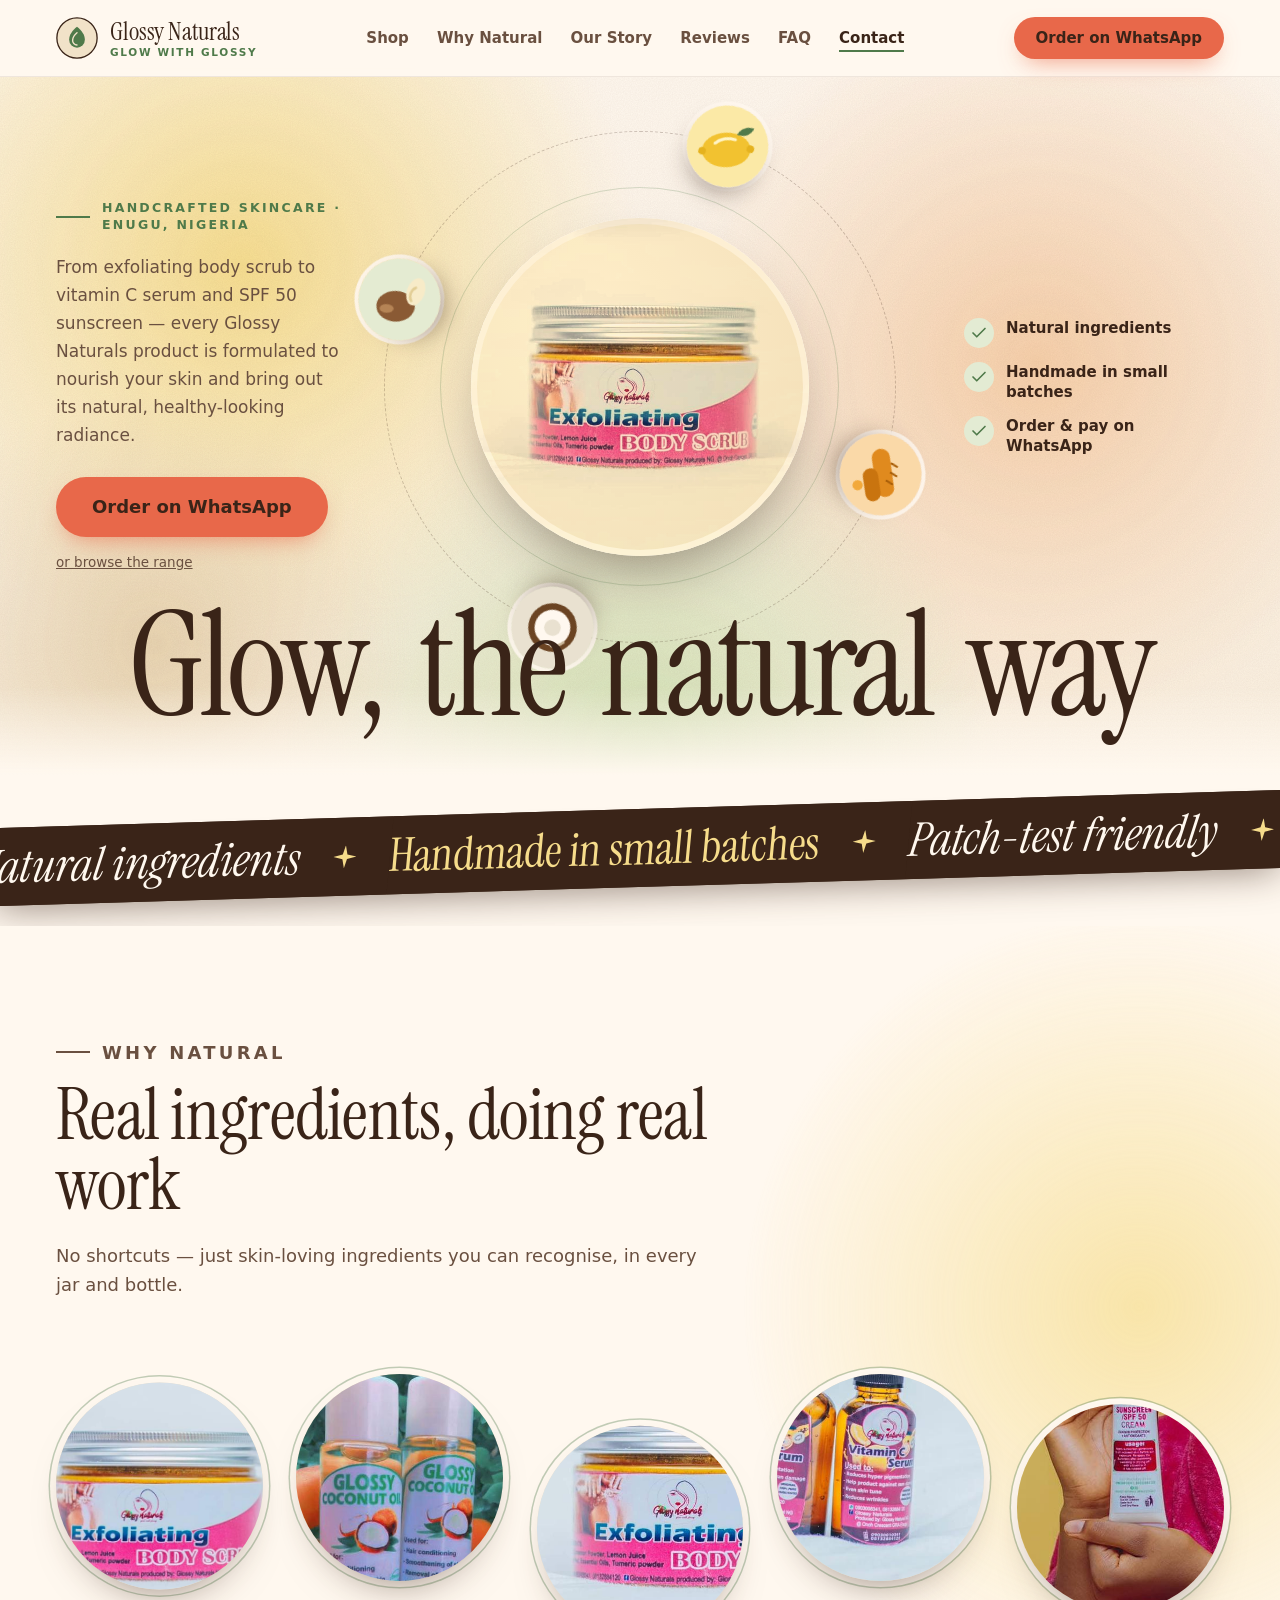
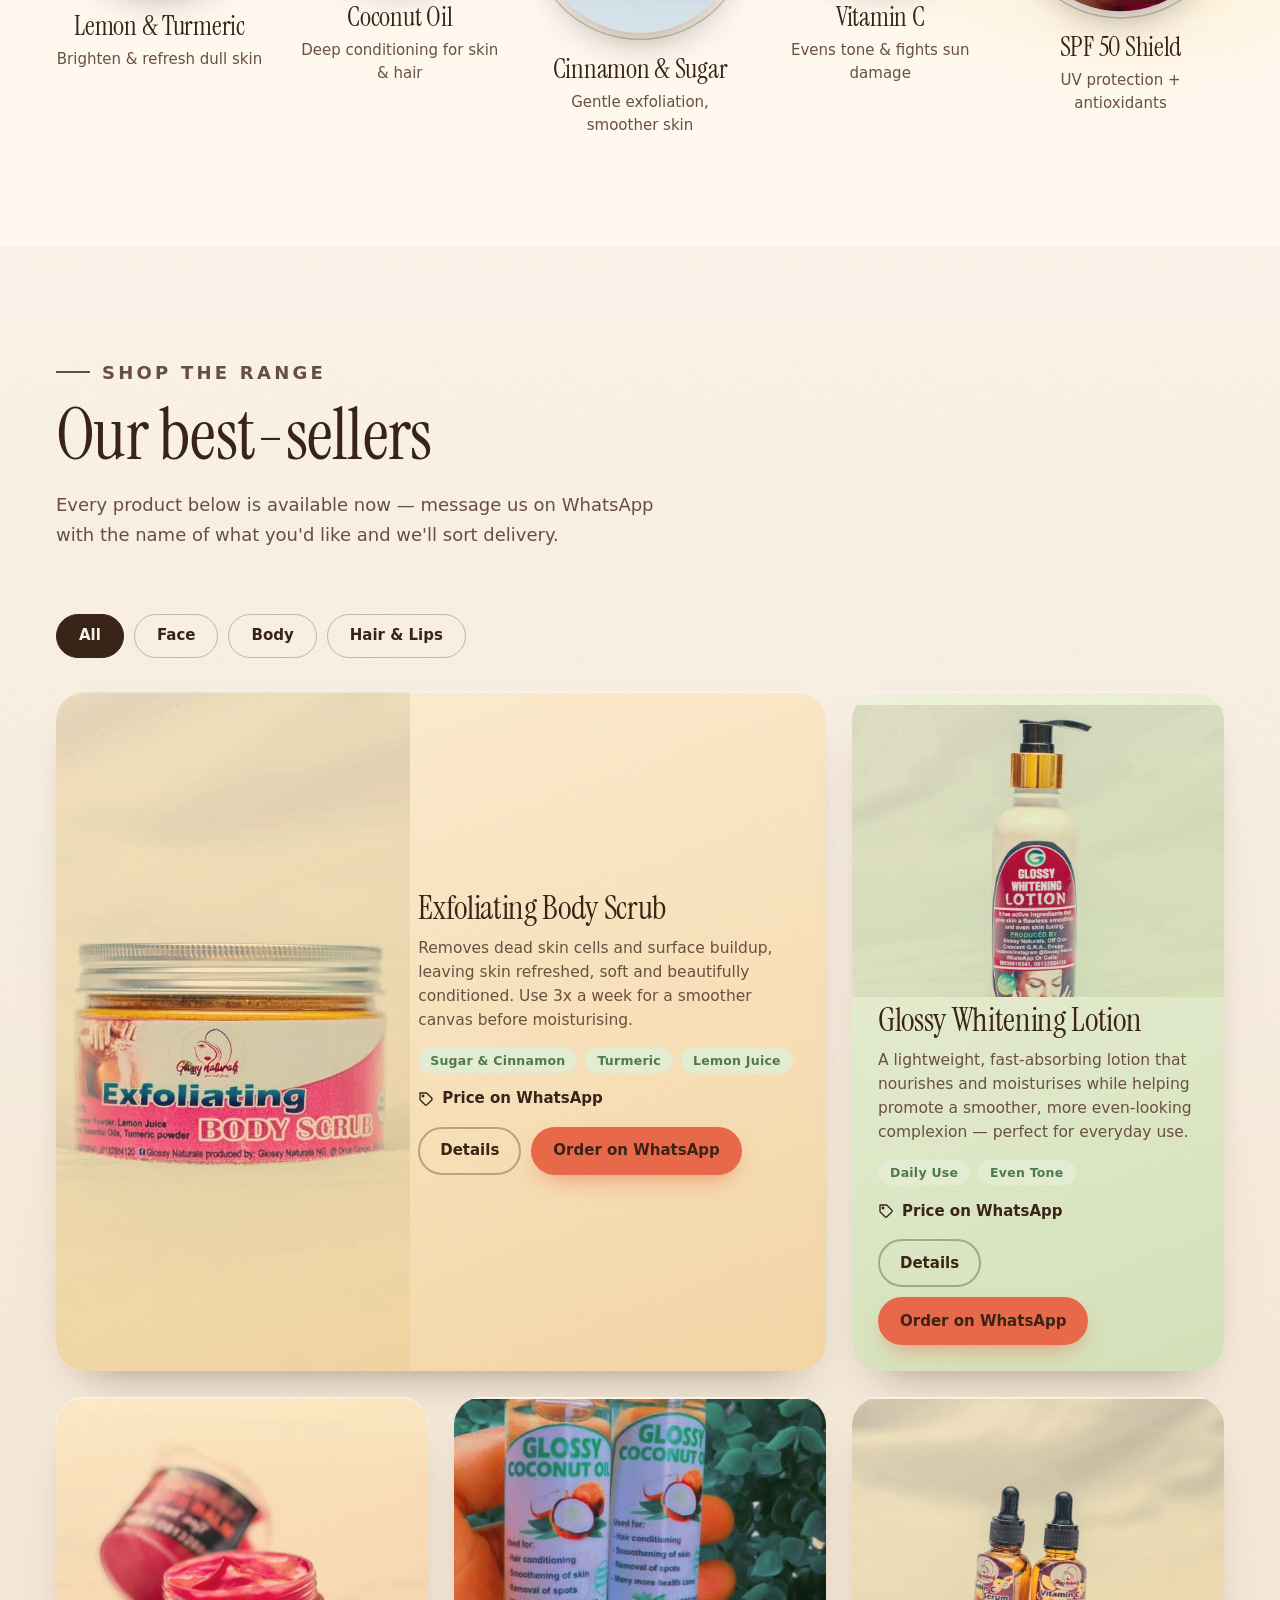
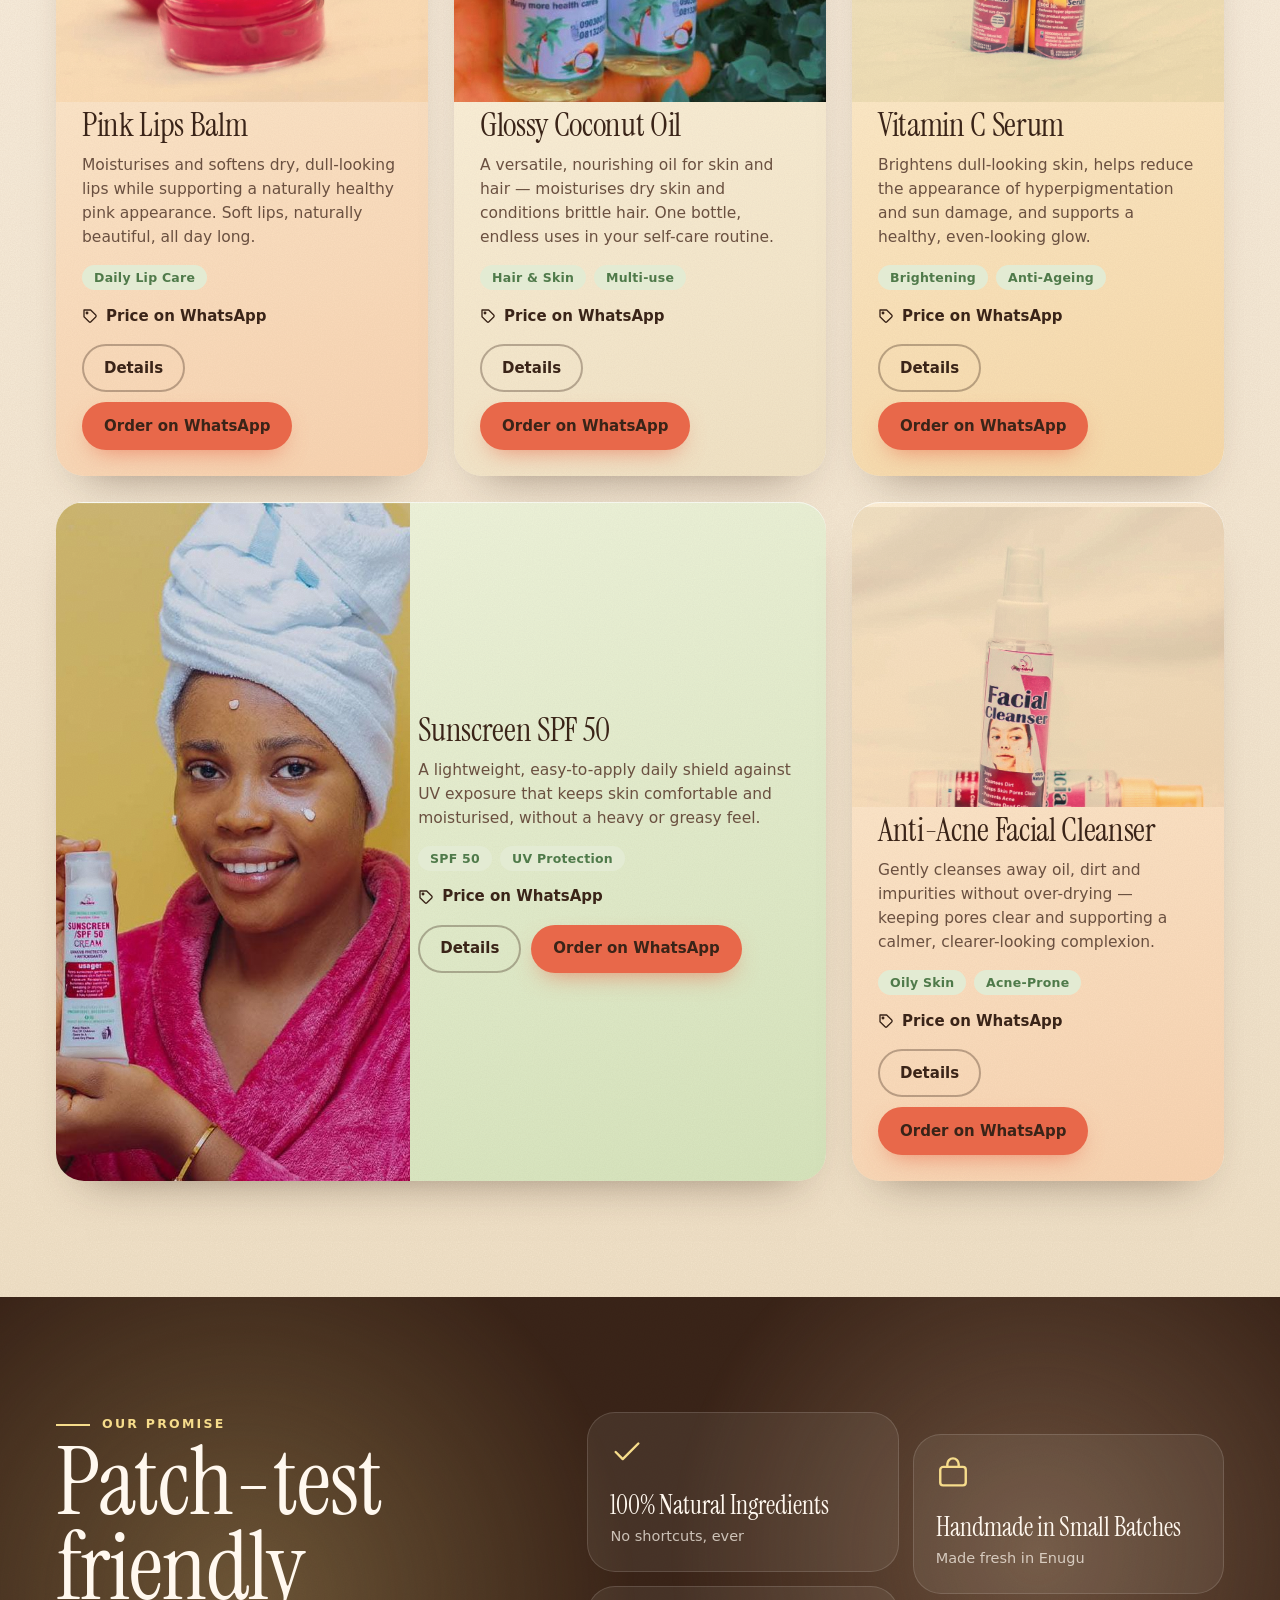
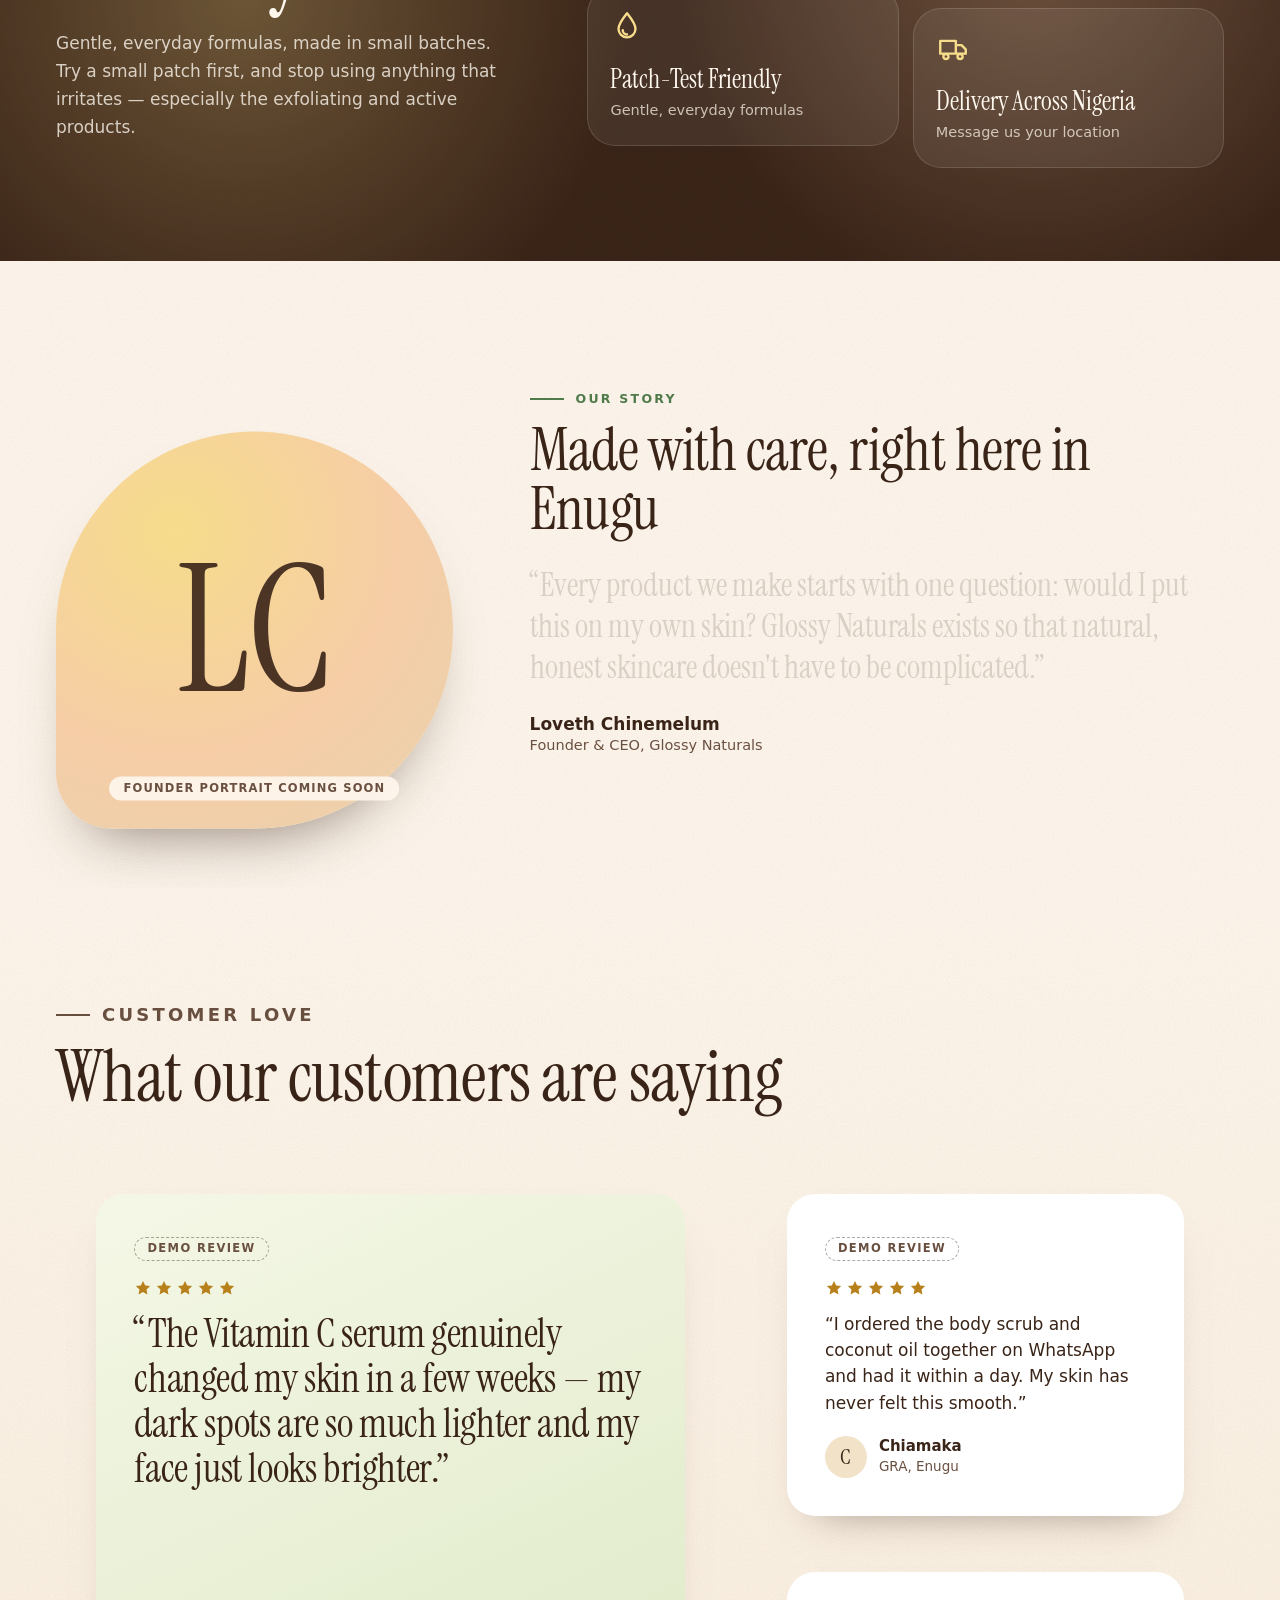
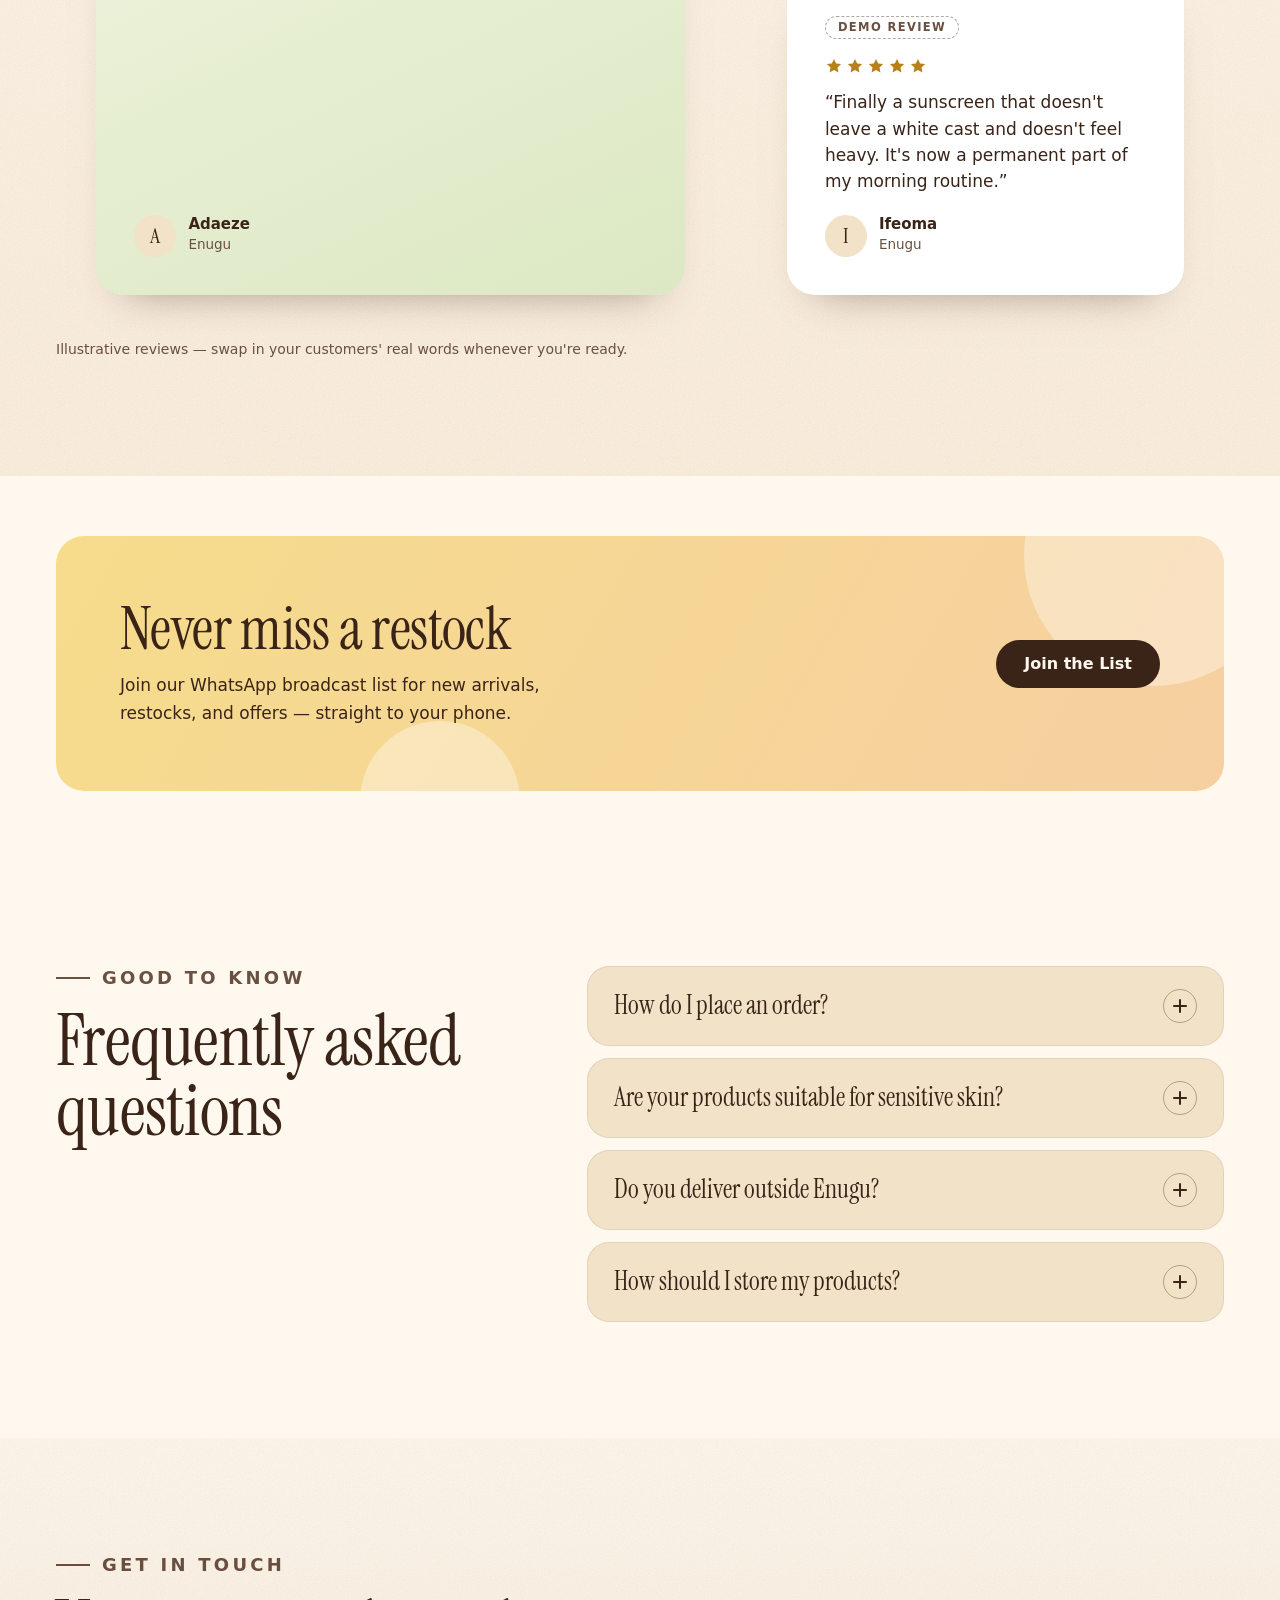
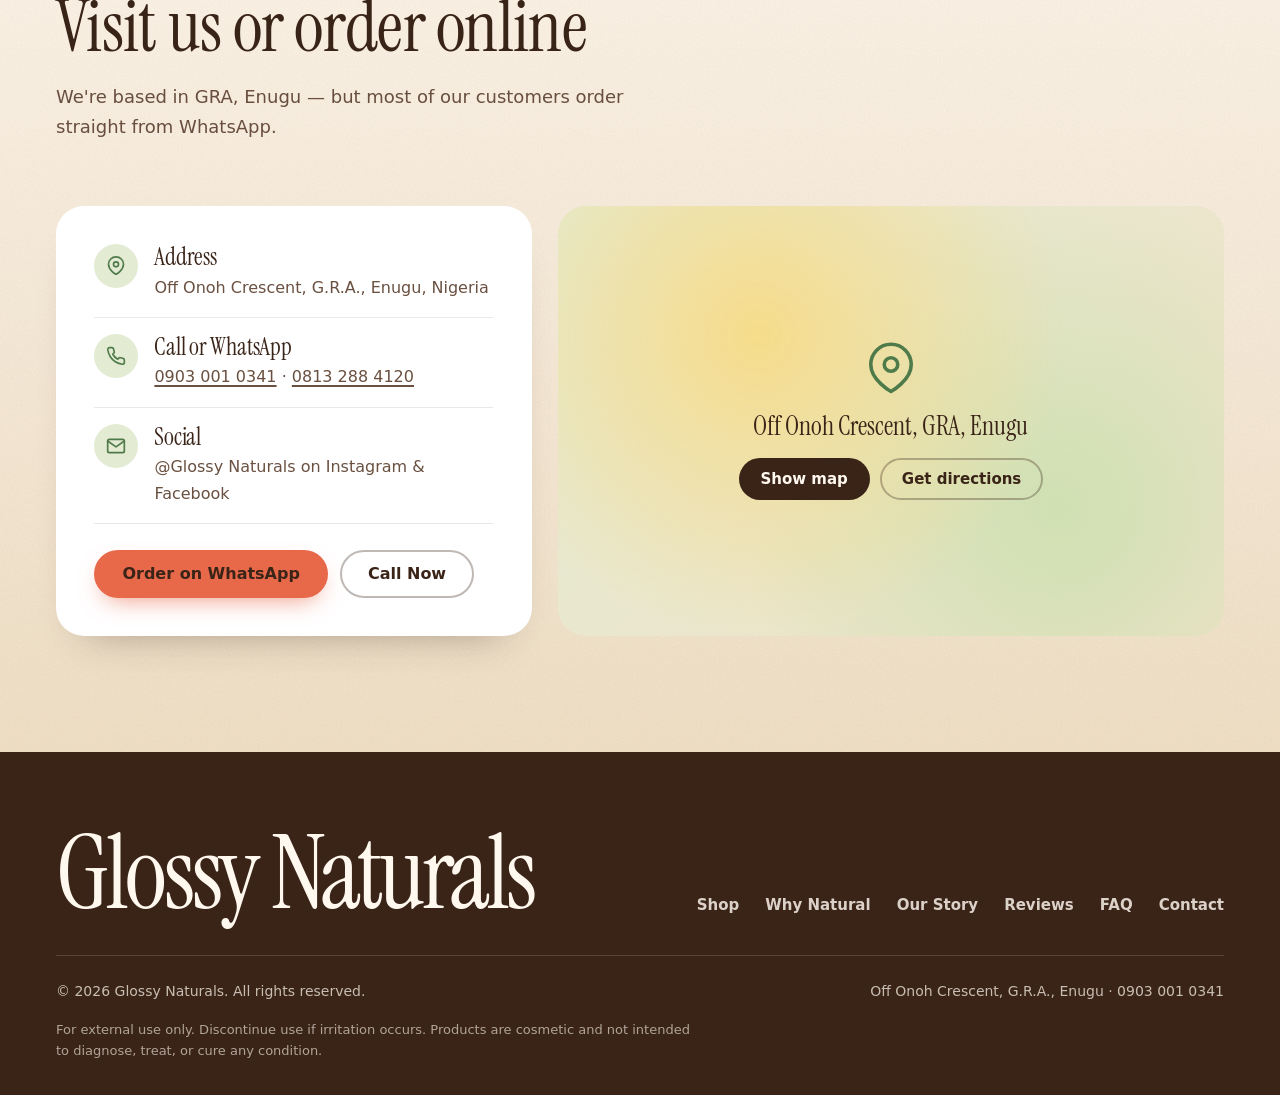
<file: index.html>
<!DOCTYPE html>
<html lang="en">
<head>
<meta charset="UTF-8">
<meta name="viewport" content="width=device-width, initial-scale=1.0">
<title>Glossy Naturals | Natural Skincare, Handcrafted in Enugu</title>
<meta name="description" content="Glossy Naturals — natural body scrubs, whitening lotion, vitamin C serum, sunscreen and more, handcrafted in Enugu. Order on WhatsApp today.">
<link rel="canonical" href="https://desolatemartial553.github.io/glossy-natural-website/">
<link rel="icon" type="image/svg+xml" href="favicon.svg">
<link rel="icon" type="image/png" sizes="32x32" href="favicon-32.png">
<link rel="apple-touch-icon" href="apple-touch-icon.png">
<link rel="manifest" href="site.webmanifest">
<meta name="theme-color" content="#FFF8EF">
<meta property="og:type" content="website">
<meta property="og:site_name" content="Glossy Naturals">
<meta property="og:title" content="Glossy Naturals | Natural Skincare, Handcrafted in Enugu">
<meta property="og:description" content="Glossy Naturals — natural body scrubs, whitening lotion, vitamin C serum, sunscreen and more, handcrafted in Enugu. Order on WhatsApp today.">
<meta property="og:url" content="https://desolatemartial553.github.io/glossy-natural-website/">
<meta property="og:image" content="https://desolatemartial553.github.io/glossy-natural-website/images/sunscreen-hero.jpg">
<meta name="twitter:card" content="summary_large_image">
<meta name="twitter:title" content="Glossy Naturals | Natural Skincare, Handcrafted in Enugu">
<meta name="twitter:description" content="Glossy Naturals — natural body scrubs, whitening lotion, vitamin C serum, sunscreen and more, handcrafted in Enugu. Order on WhatsApp today.">
<meta name="twitter:image" content="https://desolatemartial553.github.io/glossy-natural-website/images/sunscreen-hero.jpg">
<script type="application/ld+json">
{
  "@context": "https://schema.org",
  "@type": "HealthAndBeautyBusiness",
  "name": "Glossy Naturals",
  "image": "https://desolatemartial553.github.io/glossy-natural-website/images/sunscreen-hero.jpg",
  "description": "Natural skincare — body scrubs, whitening lotion, vitamin C serum, sunscreen and more, handcrafted in Enugu, Nigeria.",
  "address": {
    "@type": "PostalAddress",
    "streetAddress": "Off Onoh Crescent",
    "addressLocality": "Enugu",
    "addressRegion": "GRA",
    "addressCountry": "NG"
  },
  "telephone": "+2349030010341",
  "url": "https://desolatemartial553.github.io/glossy-natural-website/",
  "priceRange": "$$"
}
</script>
<link rel="stylesheet" href="fonts/fonts.css">
<link rel="stylesheet" href="css/style.css">
<link rel="stylesheet" href="css/motion.css">
</head>
<body>
<header>
  <div class="nav-wrap">
    <a href="#top" class="logo">
      <svg class="mark" viewBox="0 0 48 48" fill="none" xmlns="http://www.w3.org/2000/svg" aria-hidden="true" focusable="false">
        <circle cx="24" cy="24" r="23" fill="#F1E2C8" stroke="#3A2418" stroke-width="1.5"/>
        <path d="M24 11c-5 4-9 9-9 15a9 9 0 0018 0c0-6-4-11-9-15z" fill="#4F7A4A"/>
        <path d="M24 18c-2.8 2.4-5 5.4-5 8.6A5 5 0 0024 32" stroke="#F1E2C8" stroke-width="1.6" stroke-linecap="round" fill="none"/>
      </svg>
      <span>Glossy Naturals<small>Glow With Glossy</small></span>
    </a>
    <nav class="links" aria-label="Main">
      <a href="#shop">Shop</a>
      <a href="#ingredients">Why Natural</a>
      <a href="#founder">Our Story</a>
      <a href="#reviews">Reviews</a>
      <a href="#faq">FAQ</a>
      <a href="#contact">Contact</a>
    </nav>
    <div class="nav-cta">
      <a href="https://wa.me/2349030010341?text=Hi%20Glossy%20Naturals%2C%20I%27d%20like%20to%20place%20an%20order" class="btn btn-cta btn-sm" target="_blank" rel="noopener">Order on WhatsApp</a>
      <button class="hamburger" aria-label="Menu" aria-controls="mobileMenu" aria-expanded="false" id="hamburgerBtn">
        <span></span><span></span><span></span>
      </button>
    </div>
  </div>
  <div class="mobile-menu" id="mobileMenu">
    <a href="#shop">Shop</a>
    <a href="#ingredients">Why Natural</a>
    <a href="#founder">Our Story</a>
    <a href="#reviews">Reviews</a>
    <a href="#faq">FAQ</a>
    <a href="#contact">Contact</a>
  </div>
</header>

<div id="top"></div>

<main>
<section class="hero">
  <div class="mesh grain" aria-hidden="true"><i class="b1"></i><i class="b2"></i><i class="b3"></i><i class="b4"></i></div>
  <div class="hero-grid">
    <div class="hero-copy">
      <p class="kicker">Handcrafted Skincare &middot; Enugu, Nigeria</p>
      <p class="lead">From exfoliating body scrub to vitamin C serum and SPF 50 sunscreen &mdash; every Glossy Naturals product is formulated to nourish your skin and bring out its natural, healthy-looking radiance.</p>
      <a href="https://wa.me/2349030010341?text=Hi%20Glossy%20Naturals%2C%20I%27d%20like%20to%20place%20an%20order" class="btn btn-cta btn-lg" target="_blank" rel="noopener">Order on WhatsApp</a>
      <p class="note"><a href="#shop">or browse the range</a></p>
    </div>
    <div class="stage">
      <div class="ring"></div><div class="ring in2"></div>
      <div class="jar"><img src="images/scrub.jpg" alt="Glossy Naturals Exfoliating Body Scrub jar" width="1080" height="1080" fetchpriority="high"></div>
      <div class="orbit"><div class="slot s1"><div class="med" role="img" aria-label="Lemon"><svg viewBox="0 0 64 64" aria-hidden="true" focusable="false"><circle cx="32" cy="32" r="32" fill="#FBE9A6"/><ellipse cx="32" cy="35" rx="19" ry="13.5" transform="rotate(-22 32 35)" fill="#F2C230"/><circle cx="14.5" cy="42" r="3" fill="#E5B21E"/><circle cx="49.5" cy="28" r="3" fill="#E5B21E"/><path d="M36 21c1-6 6-9 11-9-1 6-5 9-11 9z" fill="#4F7A4A"/><path d="M22 33c3-5 9-8 14-8" fill="none" stroke="#FFF4C4" stroke-width="2.4" stroke-linecap="round"/></svg></div></div><div class="slot s2"><div class="med" role="img" aria-label="Turmeric"><svg viewBox="0 0 64 64" aria-hidden="true" focusable="false"><circle cx="32" cy="32" r="32" fill="#FAD9A8"/><g transform="rotate(-28 32 32)"><rect x="12" y="23" width="38" height="14" rx="7" fill="#E08A1E"/><rect x="26" y="34" width="26" height="12" rx="6" fill="#C9740F"/></g><g fill="none" stroke="#A85E08" stroke-width="1.6" stroke-linecap="round"><path d="M22 22l-1 5M29 20l-1 5M36 21l-1 5"/></g><circle cx="46" cy="46" r="4" fill="#F2A93B"/></svg></div></div><div class="slot s3"><div class="med" role="img" aria-label="Coconut"><svg viewBox="0 0 64 64" aria-hidden="true" focusable="false"><circle cx="32" cy="32" r="32" fill="#E9E1D0"/><circle cx="32" cy="32" r="19" fill="#6B4423"/><circle cx="32" cy="32" r="14" fill="#FFF8EF"/><circle cx="32" cy="32" r="6.5" fill="#E9E1D0"/><path d="M20 24a15 15 0 0 1 8-6" fill="none" stroke="#C9B79A" stroke-width="2" stroke-linecap="round"/></svg></div></div><div class="slot s4"><div class="med" role="img" aria-label="Shea butter"><svg viewBox="0 0 64 64" aria-hidden="true" focusable="false"><circle cx="32" cy="32" r="32" fill="#E4EBD2"/><ellipse cx="26" cy="31" rx="12" ry="15" transform="rotate(-18 26 31)" fill="#8A5A34"/><ellipse cx="22" cy="25" rx="3.4" ry="5.5" transform="rotate(-18 22 25)" fill="#B58455"/><ellipse cx="42" cy="42" rx="11" ry="7" fill="#F7EBC8"/><path d="M34 41c3-3 8-3 11 0" fill="none" stroke="#E2CE96" stroke-width="2" stroke-linecap="round"/></svg></div></div></div>
    </div>
    <ul class="hero-trust"><li><svg viewBox="0 0 24 24" aria-hidden="true" focusable="false"><path d="M20 6L9 17l-5-5" pathLength="1"/></svg>Natural ingredients</li><li><svg viewBox="0 0 24 24" aria-hidden="true" focusable="false"><path d="M20 6L9 17l-5-5" pathLength="1"/></svg>Handmade in small batches</li><li><svg viewBox="0 0 24 24" aria-hidden="true" focusable="false"><path d="M20 6L9 17l-5-5" pathLength="1"/></svg>Order &amp; pay on WhatsApp</li></ul>
    <h1 class="hero-title"><span class="w"><span>Glow,</span></span> <span class="w"><span>the</span></span> <span class="w"><span>natural</span></span> <span class="w"><span>way</span></span></h1>
  </div>
</section>
<div class="marquee" aria-hidden="true"><div class="band"><div class="band-track"><div class="band-group"><span>Natural ingredients</span><span>Handmade in small batches</span><span>Patch-test friendly</span><span>Delivery across Nigeria</span><span>Made in Enugu</span><span>Order on WhatsApp</span></div><div class="band-group"><span>Natural ingredients</span><span>Handmade in small batches</span><span>Patch-test friendly</span><span>Delivery across Nigeria</span><span>Made in Enugu</span><span>Order on WhatsApp</span></div></div></div></div>

<section class="section ingredients" id="ingredients">
  <div class="mesh" aria-hidden="true"><i class="b1"></i></div>
  <div class="container">
    <div class="section-head reveal">
      <p class="kicker">Why Natural</p>
      <h2>Real ingredients, doing real work</h2>
      <p>No shortcuts &mdash; just skin-loving ingredients you can recognise, in every jar and bottle.</p>
    </div>
  </div>
  <p class="swipe-hint" aria-hidden="true">Swipe the ingredients &rarr;</p>
  <ul class="ing-row">
      <li class="ing reveal">
        <div class="circ c-turmeric"><img src="images/scrub.jpg" alt="Close-up of the turmeric-gold Glossy body scrub" width="600" height="600" loading="lazy"></div>
        <h3>Lemon &amp; Turmeric</h3>
        <p>Brighten &amp; refresh dull skin</p>
      </li>
      <li class="ing reveal">
        <div class="circ c-coconut"><img src="images/coconut-oil.jpg" alt="Close-up of Glossy Coconut Oil bottles" width="600" height="600" loading="lazy"></div>
        <h3>Coconut Oil</h3>
        <p>Deep conditioning for skin &amp; hair</p>
      </li>
      <li class="ing reveal">
        <div class="circ c-cinnamon"><img src="images/scrub.jpg" alt="Close-up of the Glossy scrub label" width="600" height="600" loading="lazy"></div>
        <h3>Cinnamon &amp; Sugar</h3>
        <p>Gentle exfoliation, smoother skin</p>
      </li>
      <li class="ing reveal">
        <div class="circ c-vitc"><img src="images/vitamin-c-serum.jpg" alt="Close-up of Glossy Vitamin C Serum droppers" width="600" height="600" loading="lazy"></div>
        <h3>Vitamin C</h3>
        <p>Evens tone &amp; fights sun damage</p>
      </li>
      <li class="ing reveal">
        <div class="circ c-spf"><img src="images/sunscreen-hero.jpg" alt="Close-up of Glossy Sunscreen SPF 50 tube" width="600" height="600" loading="lazy"></div>
        <h3>SPF 50 Shield</h3>
        <p>UV protection + antioxidants</p>
      </li>
  </ul>
</section>

<section class="section products grain" id="shop">
  <div class="container">
    <div class="section-head reveal">
      <p class="kicker">Shop The Range</p>
      <h2>Our best-sellers</h2>
      <p>Every product below is available now &mdash; message us on WhatsApp with the name of what you'd like and we'll sort delivery.</p>
    </div>
    <div class="shop-filters reveal" role="group" aria-label="Filter products">
      <button class="filter-btn active" data-filter="all" aria-pressed="true">All</button>
      <button class="filter-btn" data-filter="face" aria-pressed="false">Face</button>
      <button class="filter-btn" data-filter="body" aria-pressed="false">Body</button>
      <button class="filter-btn" data-filter="hair-lips" aria-pressed="false">Hair &amp; Lips</button>
    </div>
    <div class="prod-grid">
      <article class="prod-card wide reveal" data-cat="body">
        <div class="prod-in">
          <div class="prod-img mult"><a href="scrub.html" tabindex="-1" aria-hidden="true"><img src="images/scrub.jpg" alt="Glossy Naturals Exfoliating Body Scrub jar" width="1080" height="1080" loading="lazy"></a></div>
          <div class="prod-body">
            <h3><a href="scrub.html">Exfoliating Body Scrub</a></h3>
            <p class="desc">Removes dead skin cells and surface buildup, leaving skin refreshed, soft and beautifully conditioned. Use 3x a week for a smoother canvas before moisturising.</p>
            <div class="prod-tags"><span>Sugar &amp; Cinnamon</span><span>Turmeric</span><span>Lemon Juice</span></div>
            <div class="price-tag"><svg viewBox="0 0 24 24" aria-hidden="true" focusable="false"><path d="M20.6 13.4l-7.2 7.2a2 2 0 01-2.8 0L3 13V3h10l7.6 7.6a2 2 0 010 2.8z"/><circle cx="7.5" cy="7.5" r="1.2"/></svg>Price on WhatsApp</div>
            <div class="prod-actions">
              <a href="scrub.html" class="btn btn-ghost">Details</a>
              <a href="https://wa.me/2349030010341?text=Hi%2C%20I%27d%20like%20to%20order%20the%20Exfoliating%20Body%20Scrub" class="btn btn-cta" target="_blank" rel="noopener">Order on WhatsApp</a>
            </div>
          </div>
        </div>
      </article>

      <article class="prod-card reveal" data-cat="body">
        <div class="prod-in">
          <div class="prod-img mult"><a href="whitening-lotion.html" tabindex="-1" aria-hidden="true"><img src="images/lotion.jpg" alt="Glossy Whitening Body Lotion bottle" width="1080" height="1080" loading="lazy"></a></div>
          <div class="prod-body">
            <h3><a href="whitening-lotion.html">Glossy Whitening Lotion</a></h3>
            <p class="desc">A lightweight, fast-absorbing lotion that nourishes and moisturises while helping promote a smoother, more even-looking complexion &mdash; perfect for everyday use.</p>
            <div class="prod-tags"><span>Daily Use</span><span>Even Tone</span></div>
            <div class="price-tag"><svg viewBox="0 0 24 24" aria-hidden="true" focusable="false"><path d="M20.6 13.4l-7.2 7.2a2 2 0 01-2.8 0L3 13V3h10l7.6 7.6a2 2 0 010 2.8z"/><circle cx="7.5" cy="7.5" r="1.2"/></svg>Price on WhatsApp</div>
            <div class="prod-actions">
              <a href="whitening-lotion.html" class="btn btn-ghost">Details</a>
              <a href="https://wa.me/2349030010341?text=Hi%2C%20I%27d%20like%20to%20order%20the%20Glossy%20Whitening%20Lotion" class="btn btn-cta" target="_blank" rel="noopener">Order on WhatsApp</a>
            </div>
          </div>
        </div>
      </article>

      <article class="prod-card reveal" data-cat="hair-lips">
        <div class="prod-in">
          <div class="prod-img mult"><a href="lip-balm.html" tabindex="-1" aria-hidden="true"><img src="images/lipbalm.jpg" alt="Pink Lips Balm open jar" width="1080" height="720" loading="lazy"></a></div>
          <div class="prod-body">
            <h3><a href="lip-balm.html">Pink Lips Balm</a></h3>
            <p class="desc">Moisturises and softens dry, dull-looking lips while supporting a naturally healthy pink appearance. Soft lips, naturally beautiful, all day long.</p>
            <div class="prod-tags"><span>Daily Lip Care</span></div>
            <div class="price-tag"><svg viewBox="0 0 24 24" aria-hidden="true" focusable="false"><path d="M20.6 13.4l-7.2 7.2a2 2 0 01-2.8 0L3 13V3h10l7.6 7.6a2 2 0 010 2.8z"/><circle cx="7.5" cy="7.5" r="1.2"/></svg>Price on WhatsApp</div>
            <div class="prod-actions">
              <a href="lip-balm.html" class="btn btn-ghost">Details</a>
              <a href="https://wa.me/2349030010341?text=Hi%2C%20I%27d%20like%20to%20order%20the%20Pink%20Lips%20Balm" class="btn btn-cta" target="_blank" rel="noopener">Order on WhatsApp</a>
            </div>
          </div>
        </div>
      </article>

      <article class="prod-card reveal" data-cat="body hair-lips">
        <div class="prod-in">
          <div class="prod-img"><a href="coconut-oil.html" tabindex="-1" aria-hidden="true"><img src="images/coconut-oil.jpg" alt="Glossy Coconut Oil bottles" width="608" height="1080" loading="lazy"></a></div>
          <div class="prod-body">
            <h3><a href="coconut-oil.html">Glossy Coconut Oil</a></h3>
            <p class="desc">A versatile, nourishing oil for skin and hair &mdash; moisturises dry skin and conditions brittle hair. One bottle, endless uses in your self-care routine.</p>
            <div class="prod-tags"><span>Hair &amp; Skin</span><span>Multi-use</span></div>
            <div class="price-tag"><svg viewBox="0 0 24 24" aria-hidden="true" focusable="false"><path d="M20.6 13.4l-7.2 7.2a2 2 0 01-2.8 0L3 13V3h10l7.6 7.6a2 2 0 010 2.8z"/><circle cx="7.5" cy="7.5" r="1.2"/></svg>Price on WhatsApp</div>
            <div class="prod-actions">
              <a href="coconut-oil.html" class="btn btn-ghost">Details</a>
              <a href="https://wa.me/2349030010341?text=Hi%2C%20I%27d%20like%20to%20order%20the%20Glossy%20Coconut%20Oil" class="btn btn-cta" target="_blank" rel="noopener">Order on WhatsApp</a>
            </div>
          </div>
        </div>
      </article>

      <article class="prod-card reveal" data-cat="face">
        <div class="prod-in">
          <div class="prod-img mult"><a href="vitamin-c-serum.html" tabindex="-1" aria-hidden="true"><img src="images/vitamin-c-serum.jpg" alt="Glossy Naturals Vitamin C Serum bottles" width="1080" height="1080" loading="lazy"></a></div>
          <div class="prod-body">
            <h3><a href="vitamin-c-serum.html">Vitamin C Serum</a></h3>
            <p class="desc">Brightens dull-looking skin, helps reduce the appearance of hyperpigmentation and sun damage, and supports a healthy, even-looking glow.</p>
            <div class="prod-tags"><span>Brightening</span><span>Anti-Ageing</span></div>
            <div class="price-tag"><svg viewBox="0 0 24 24" aria-hidden="true" focusable="false"><path d="M20.6 13.4l-7.2 7.2a2 2 0 01-2.8 0L3 13V3h10l7.6 7.6a2 2 0 010 2.8z"/><circle cx="7.5" cy="7.5" r="1.2"/></svg>Price on WhatsApp</div>
            <div class="prod-actions">
              <a href="vitamin-c-serum.html" class="btn btn-ghost">Details</a>
              <a href="https://wa.me/2349030010341?text=Hi%2C%20I%27d%20like%20to%20order%20the%20Vitamin%20C%20Serum" class="btn btn-cta" target="_blank" rel="noopener">Order on WhatsApp</a>
            </div>
          </div>
        </div>
      </article>

      <article class="prod-card wide reveal" data-cat="face body">
        <div class="prod-in">
          <div class="prod-img"><a href="sunscreen.html" tabindex="-1" aria-hidden="true"><img src="images/sunscreen-hero.jpg" alt="Glossy Naturals Sunscreen SPF 50 Cream" width="1070" height="1080" loading="lazy"></a></div>
          <div class="prod-body">
            <h3><a href="sunscreen.html">Sunscreen SPF 50</a></h3>
            <p class="desc">A lightweight, easy-to-apply daily shield against UV exposure that keeps skin comfortable and moisturised, without a heavy or greasy feel.</p>
            <div class="prod-tags"><span>SPF 50</span><span>UV Protection</span></div>
            <div class="price-tag"><svg viewBox="0 0 24 24" aria-hidden="true" focusable="false"><path d="M20.6 13.4l-7.2 7.2a2 2 0 01-2.8 0L3 13V3h10l7.6 7.6a2 2 0 010 2.8z"/><circle cx="7.5" cy="7.5" r="1.2"/></svg>Price on WhatsApp</div>
            <div class="prod-actions">
              <a href="sunscreen.html" class="btn btn-ghost">Details</a>
              <a href="https://wa.me/2349030010341?text=Hi%2C%20I%27d%20like%20to%20order%20the%20Sunscreen%20SPF%2050" class="btn btn-cta" target="_blank" rel="noopener">Order on WhatsApp</a>
            </div>
          </div>
        </div>
      </article>

      <article class="prod-card reveal" data-cat="face">
        <div class="prod-in">
          <div class="prod-img mult"><a href="facial-cleanser.html" tabindex="-1" aria-hidden="true"><img src="images/facial-cleanser.jpg" alt="Glossy Naturals Facial Cleanser bottles" width="1080" height="1080" loading="lazy"></a></div>
          <div class="prod-body">
            <h3><a href="facial-cleanser.html">Anti-Acne Facial Cleanser</a></h3>
            <p class="desc">Gently cleanses away oil, dirt and impurities without over-drying &mdash; keeping pores clear and supporting a calmer, clearer-looking complexion.</p>
            <div class="prod-tags"><span>Oily Skin</span><span>Acne-Prone</span></div>
            <div class="price-tag"><svg viewBox="0 0 24 24" aria-hidden="true" focusable="false"><path d="M20.6 13.4l-7.2 7.2a2 2 0 01-2.8 0L3 13V3h10l7.6 7.6a2 2 0 010 2.8z"/><circle cx="7.5" cy="7.5" r="1.2"/></svg>Price on WhatsApp</div>
            <div class="prod-actions">
              <a href="facial-cleanser.html" class="btn btn-ghost">Details</a>
              <a href="https://wa.me/2349030010341?text=Hi%2C%20I%27d%20like%20to%20order%20the%20Anti-Acne%20Facial%20Cleanser" class="btn btn-cta" target="_blank" rel="noopener">Order on WhatsApp</a>
            </div>
          </div>
        </div>
      </article>

    </div>
  </div>
</section>

<section class="section promise grain" aria-labelledby="promiseTitle">
  <div class="mesh" aria-hidden="true"><i class="b1"></i><i class="b2"></i></div>
  <div class="container">
    <div class="reveal">
      <p class="kicker">Our promise</p>
      <h2 id="promiseTitle">Patch-test friendly</h2>
      <p class="lede">Gentle, everyday formulas, made in small batches. Try a small patch first, and stop using anything that irritates &mdash; especially the exfoliating and active products.</p>
    </div>
    <ul class="promise-list">
      <li class="reveal"><svg viewBox="0 0 24 24" aria-hidden="true" focusable="false"><path d="M20 6L9 17l-5-5" pathLength="1"/></svg><strong>100% Natural Ingredients</strong><span>No shortcuts, ever</span></li>
      <li class="reveal"><svg viewBox="0 0 24 24" aria-hidden="true" focusable="false"><rect x="3" y="7" width="18" height="13" rx="2"/><path d="M8 7V5a4 4 0 018 0v2"/></svg><strong>Handmade in Small Batches</strong><span>Made fresh in Enugu</span></li>
      <li class="reveal"><svg viewBox="0 0 24 24" aria-hidden="true" focusable="false"><path d="M12 3c-4 5-6 8-6 11a6 6 0 0012 0c0-3-2-6-6-11z"/><path d="M9 15a3 3 0 003 3"/></svg><strong>Patch-Test Friendly</strong><span>Gentle, everyday formulas</span></li>
      <li class="reveal"><svg viewBox="0 0 24 24" aria-hidden="true" focusable="false"><path d="M3 7h11v9H3zM14 10h4l3 3v3h-7z"/><circle cx="7" cy="18" r="1.8"/><circle cx="17" cy="18" r="1.8"/></svg><strong>Delivery Across Nigeria</strong><span>Message us your location</span></li>
    </ul>
  </div>
</section>

<section class="section founder grain" id="founder">
  <div class="container">
    <div class="founder-photo reveal">
      <span class="initials" aria-hidden="true">LC</span>
      <span class="tag">Founder portrait coming soon</span>
    </div>
    <div class="reveal">
      <p class="kicker">Our Story</p>
      <h2>Made with care, right here in Enugu</h2>
      <p class="founder-quote">&ldquo;Every product we make starts with one question: would I put this on my own skin? Glossy Naturals exists so that natural, honest skincare doesn't have to be complicated.&rdquo;</p>
      <p class="founder-name">Loveth Chinemelum</p>
      <p class="founder-role">Founder &amp; CEO, Glossy Naturals</p>
    </div>
  </div>
</section>

<section class="section reviews grain" id="reviews">
  <div class="container">
    <div class="section-head reveal">
      <p class="kicker">Customer Love</p>
      <h2>What our customers are saying</h2>
    </div>
    <div class="rev-grid">
      <figure class="rev-card reveal">
        <div>
          <span class="demo-flag">Demo review</span>
          <div class="stars" role="img" aria-label="5 out of 5 stars"><svg viewBox="0 0 24 24" aria-hidden="true" focusable="false"><path d="M12 2.5l2.9 6 6.6.9-4.8 4.6 1.2 6.5L12 17.4l-5.9 3.1 1.2-6.5L2.5 9.4l6.6-.9z"/></svg><svg viewBox="0 0 24 24" aria-hidden="true" focusable="false"><path d="M12 2.5l2.9 6 6.6.9-4.8 4.6 1.2 6.5L12 17.4l-5.9 3.1 1.2-6.5L2.5 9.4l6.6-.9z"/></svg><svg viewBox="0 0 24 24" aria-hidden="true" focusable="false"><path d="M12 2.5l2.9 6 6.6.9-4.8 4.6 1.2 6.5L12 17.4l-5.9 3.1 1.2-6.5L2.5 9.4l6.6-.9z"/></svg><svg viewBox="0 0 24 24" aria-hidden="true" focusable="false"><path d="M12 2.5l2.9 6 6.6.9-4.8 4.6 1.2 6.5L12 17.4l-5.9 3.1 1.2-6.5L2.5 9.4l6.6-.9z"/></svg><svg viewBox="0 0 24 24" aria-hidden="true" focusable="false"><path d="M12 2.5l2.9 6 6.6.9-4.8 4.6 1.2 6.5L12 17.4l-5.9 3.1 1.2-6.5L2.5 9.4l6.6-.9z"/></svg></div>
          <p>&ldquo;The Vitamin C serum genuinely changed my skin in a few weeks &mdash; my dark spots are so much lighter and my face just looks brighter.&rdquo;</p>
        </div>
        <figcaption class="rev-who">
          <div class="rev-avatar" aria-hidden="true">A</div>
          <div><div class="rev-name">Adaeze</div><div class="rev-loc">Enugu</div></div>
        </figcaption>
      </figure>
      <figure class="rev-card reveal">
        <div>
          <span class="demo-flag">Demo review</span>
          <div class="stars" role="img" aria-label="5 out of 5 stars"><svg viewBox="0 0 24 24" aria-hidden="true" focusable="false"><path d="M12 2.5l2.9 6 6.6.9-4.8 4.6 1.2 6.5L12 17.4l-5.9 3.1 1.2-6.5L2.5 9.4l6.6-.9z"/></svg><svg viewBox="0 0 24 24" aria-hidden="true" focusable="false"><path d="M12 2.5l2.9 6 6.6.9-4.8 4.6 1.2 6.5L12 17.4l-5.9 3.1 1.2-6.5L2.5 9.4l6.6-.9z"/></svg><svg viewBox="0 0 24 24" aria-hidden="true" focusable="false"><path d="M12 2.5l2.9 6 6.6.9-4.8 4.6 1.2 6.5L12 17.4l-5.9 3.1 1.2-6.5L2.5 9.4l6.6-.9z"/></svg><svg viewBox="0 0 24 24" aria-hidden="true" focusable="false"><path d="M12 2.5l2.9 6 6.6.9-4.8 4.6 1.2 6.5L12 17.4l-5.9 3.1 1.2-6.5L2.5 9.4l6.6-.9z"/></svg><svg viewBox="0 0 24 24" aria-hidden="true" focusable="false"><path d="M12 2.5l2.9 6 6.6.9-4.8 4.6 1.2 6.5L12 17.4l-5.9 3.1 1.2-6.5L2.5 9.4l6.6-.9z"/></svg></div>
          <p>&ldquo;I ordered the body scrub and coconut oil together on WhatsApp and had it within a day. My skin has never felt this smooth.&rdquo;</p>
        </div>
        <figcaption class="rev-who">
          <div class="rev-avatar" aria-hidden="true">C</div>
          <div><div class="rev-name">Chiamaka</div><div class="rev-loc">GRA, Enugu</div></div>
        </figcaption>
      </figure>
      <figure class="rev-card reveal">
        <div>
          <span class="demo-flag">Demo review</span>
          <div class="stars" role="img" aria-label="5 out of 5 stars"><svg viewBox="0 0 24 24" aria-hidden="true" focusable="false"><path d="M12 2.5l2.9 6 6.6.9-4.8 4.6 1.2 6.5L12 17.4l-5.9 3.1 1.2-6.5L2.5 9.4l6.6-.9z"/></svg><svg viewBox="0 0 24 24" aria-hidden="true" focusable="false"><path d="M12 2.5l2.9 6 6.6.9-4.8 4.6 1.2 6.5L12 17.4l-5.9 3.1 1.2-6.5L2.5 9.4l6.6-.9z"/></svg><svg viewBox="0 0 24 24" aria-hidden="true" focusable="false"><path d="M12 2.5l2.9 6 6.6.9-4.8 4.6 1.2 6.5L12 17.4l-5.9 3.1 1.2-6.5L2.5 9.4l6.6-.9z"/></svg><svg viewBox="0 0 24 24" aria-hidden="true" focusable="false"><path d="M12 2.5l2.9 6 6.6.9-4.8 4.6 1.2 6.5L12 17.4l-5.9 3.1 1.2-6.5L2.5 9.4l6.6-.9z"/></svg><svg viewBox="0 0 24 24" aria-hidden="true" focusable="false"><path d="M12 2.5l2.9 6 6.6.9-4.8 4.6 1.2 6.5L12 17.4l-5.9 3.1 1.2-6.5L2.5 9.4l6.6-.9z"/></svg></div>
          <p>&ldquo;Finally a sunscreen that doesn't leave a white cast and doesn't feel heavy. It's now a permanent part of my morning routine.&rdquo;</p>
        </div>
        <figcaption class="rev-who">
          <div class="rev-avatar" aria-hidden="true">I</div>
          <div><div class="rev-name">Ifeoma</div><div class="rev-loc">Enugu</div></div>
        </figcaption>
      </figure>
    </div>
    <p class="reviews-note">Illustrative reviews &mdash; swap in your customers' real words whenever you're ready.</p>
  </div>
</section>

<section class="broadcast">
  <div class="container reveal">
    <div class="inner">
      <h2>Never miss a restock</h2>
      <p>Join our WhatsApp broadcast list for new arrivals, restocks, and offers &mdash; straight to your phone.</p>
    </div>
    <a href="https://wa.me/2349030010341?text=Hi%20Glossy%20Naturals%2C%20please%20add%20me%20to%20your%20WhatsApp%20broadcast%20list" class="btn btn-dark" target="_blank" rel="noopener">Join the List</a>
  </div>
</section>

<section class="section faq" id="faq">
  <div class="container">
    <div class="section-head reveal">
      <p class="kicker">Good To Know</p>
      <h2>Frequently asked questions</h2>
    </div>
    <div class="faq-list">
      <details class="faq-item reveal">
        <summary>How do I place an order?<span class="plus" aria-hidden="true"></span></summary>
        <div class="faq-a">Message us directly on WhatsApp with the product(s) you'd like, and we'll confirm price and arrange delivery or pickup from our GRA location in Enugu.</div>
      </details>
      <details class="faq-item reveal">
        <summary>Are your products suitable for sensitive skin?<span class="plus" aria-hidden="true"></span></summary>
        <div class="faq-a">Our formulas are made to be gentle for everyday use, but we always recommend a small patch test first, and to discontinue use if any irritation occurs &mdash; especially with exfoliating or active products.</div>
      </details>
      <details class="faq-item reveal">
        <summary>Do you deliver outside Enugu?<span class="plus" aria-hidden="true"></span></summary>
        <div class="faq-a">Yes &mdash; send us your location on WhatsApp and we'll let you know the delivery options and cost for your area.</div>
      </details>
      <details class="faq-item reveal">
        <summary>How should I store my products?<span class="plus" aria-hidden="true"></span></summary>
        <div class="faq-a">Keep all products in a cool, dry place, out of reach of children, and away from direct sunlight to preserve freshness.</div>
      </details>
    </div>
  </div>
</section>

<section class="section contact grain" id="contact">
  <div class="container">
    <div class="section-head reveal">
      <p class="kicker">Get In Touch</p>
      <h2>Visit us or order online</h2>
      <p>We're based in GRA, Enugu &mdash; but most of our customers order straight from WhatsApp.</p>
    </div>
    <div class="contact-grid">
      <div class="contact-info reveal">
        <div class="info-row">
          <div class="ic"><svg viewBox="0 0 24 24" aria-hidden="true" focusable="false"><path d="M21 10c0 7-9 12-9 12s-9-5-9-12a9 9 0 0118 0z"/><circle cx="12" cy="10" r="3"/></svg></div>
          <div><h3>Address</h3><p>Off Onoh Crescent, G.R.A., Enugu, Nigeria</p></div>
        </div>
        <div class="info-row">
          <div class="ic"><svg viewBox="0 0 24 24" aria-hidden="true" focusable="false"><path d="M22 16.92v3a2 2 0 01-2.18 2 19.79 19.79 0 01-8.63-3.07 19.5 19.5 0 01-6-6 19.79 19.79 0 01-3.07-8.67A2 2 0 014.11 2h3a2 2 0 012 1.72c.13.96.36 1.9.68 2.81a2 2 0 01-.45 2.11L8.09 9.91a16 16 0 006 6l1.27-1.27a2 2 0 012.11-.45c.91.32 1.85.55 2.81.68A2 2 0 0122 16.92z"/></svg></div>
          <div><h3>Call or WhatsApp</h3><p><a href="tel:+2349030010341">0903 001 0341</a> &middot; <a href="tel:+2348132884120">0813 288 4120</a></p></div>
        </div>
        <div class="info-row">
          <div class="ic"><svg viewBox="0 0 24 24" aria-hidden="true" focusable="false"><rect x="2" y="4" width="20" height="16" rx="2"/><path d="M22 6l-10 7L2 6"/></svg></div>
          <div><h3>Social</h3><p>@Glossy Naturals on Instagram &amp; Facebook</p></div>
        </div>
        <div class="contact-ctas">
          <a href="https://wa.me/2349030010341?text=Hi%20Glossy%20Naturals%2C%20I%27d%20like%20to%20place%20an%20order" class="btn btn-cta" target="_blank" rel="noopener">Order on WhatsApp</a>
          <a href="tel:+2349030010341" class="btn btn-ghost">Call Now</a>
        </div>
      </div>
      <div class="map-wrap reveal" data-map-src="https://maps.google.com/maps?q=Onoh+Crescent+GRA+Enugu+Nigeria&amp;z=15&amp;output=embed" data-map-title="Glossy Naturals location &mdash; Off Onoh Crescent, GRA, Enugu">
        <div class="map-facade">
          <svg viewBox="0 0 24 24" aria-hidden="true" focusable="false"><path d="M21 10c0 7-9 12-9 12s-9-5-9-12a9 9 0 0118 0z"/><circle cx="12" cy="10" r="3"/></svg>
          <p>Off Onoh Crescent, GRA, Enugu</p>
          <div class="row">
            <button type="button" class="btn btn-dark btn-sm" data-map-load>Show map</button>
            <a class="btn btn-ghost btn-sm" href="https://www.google.com/maps/search/?api=1&amp;query=Onoh+Crescent+GRA+Enugu+Nigeria" target="_blank" rel="noopener">Get directions</a>
          </div>
        </div>
      </div>
    </div>
  </div>
</section>
</main>

<footer>
  <div class="container">
    <div class="foot-top">
      <div class="foot-logo">Glossy Naturals</div>
      <div class="foot-links">
        <a href="#shop">Shop</a>
        <a href="#ingredients">Why Natural</a>
        <a href="#founder">Our Story</a>
        <a href="#reviews">Reviews</a>
        <a href="#faq">FAQ</a>
        <a href="#contact">Contact</a>
      </div>
    </div>
    <div class="foot-bottom">
      <span>&copy; <span id="year"></span> Glossy Naturals. All rights reserved.</span>
      <span>Off Onoh Crescent, G.R.A., Enugu &middot; 0903 001 0341</span>
    </div>
    <p class="disclaimer">For external use only. Discontinue use if irritation occurs. Products are cosmetic and not intended to diagnose, treat, or cure any condition.</p>
  </div>
</footer>

<div class="sticky-cta">
  <a href="https://wa.me/2349030010341?text=Hi%20Glossy%20Naturals%2C%20I%27d%20like%20to%20place%20an%20order" class="btn btn-cta" target="_blank" rel="noopener">Order on WhatsApp</a>
  <a href="tel:+2349030010341" class="btn btn-ghost" aria-label="Call Glossy Naturals">Call</a>
</div>

<script src="js/script.js"></script>
<script src="js/motion.js"></script>

</body>
</html>
</file>
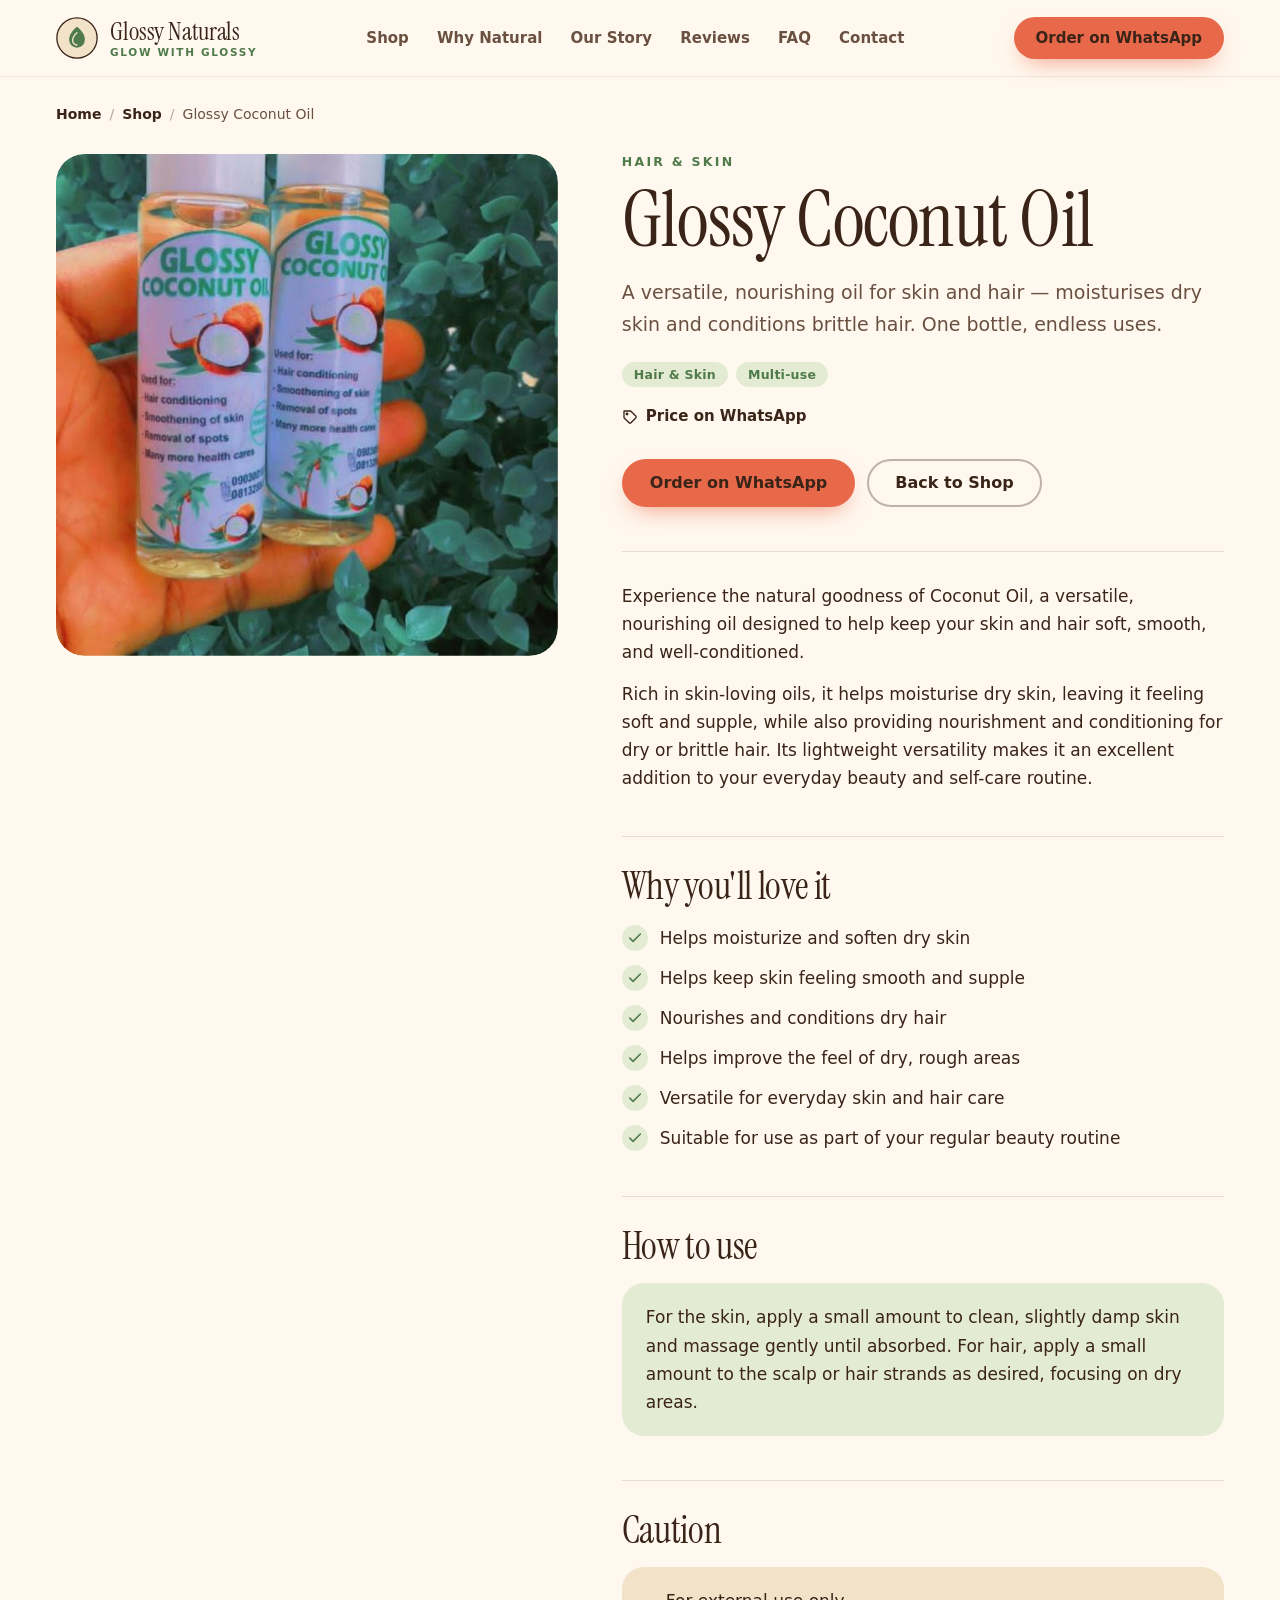
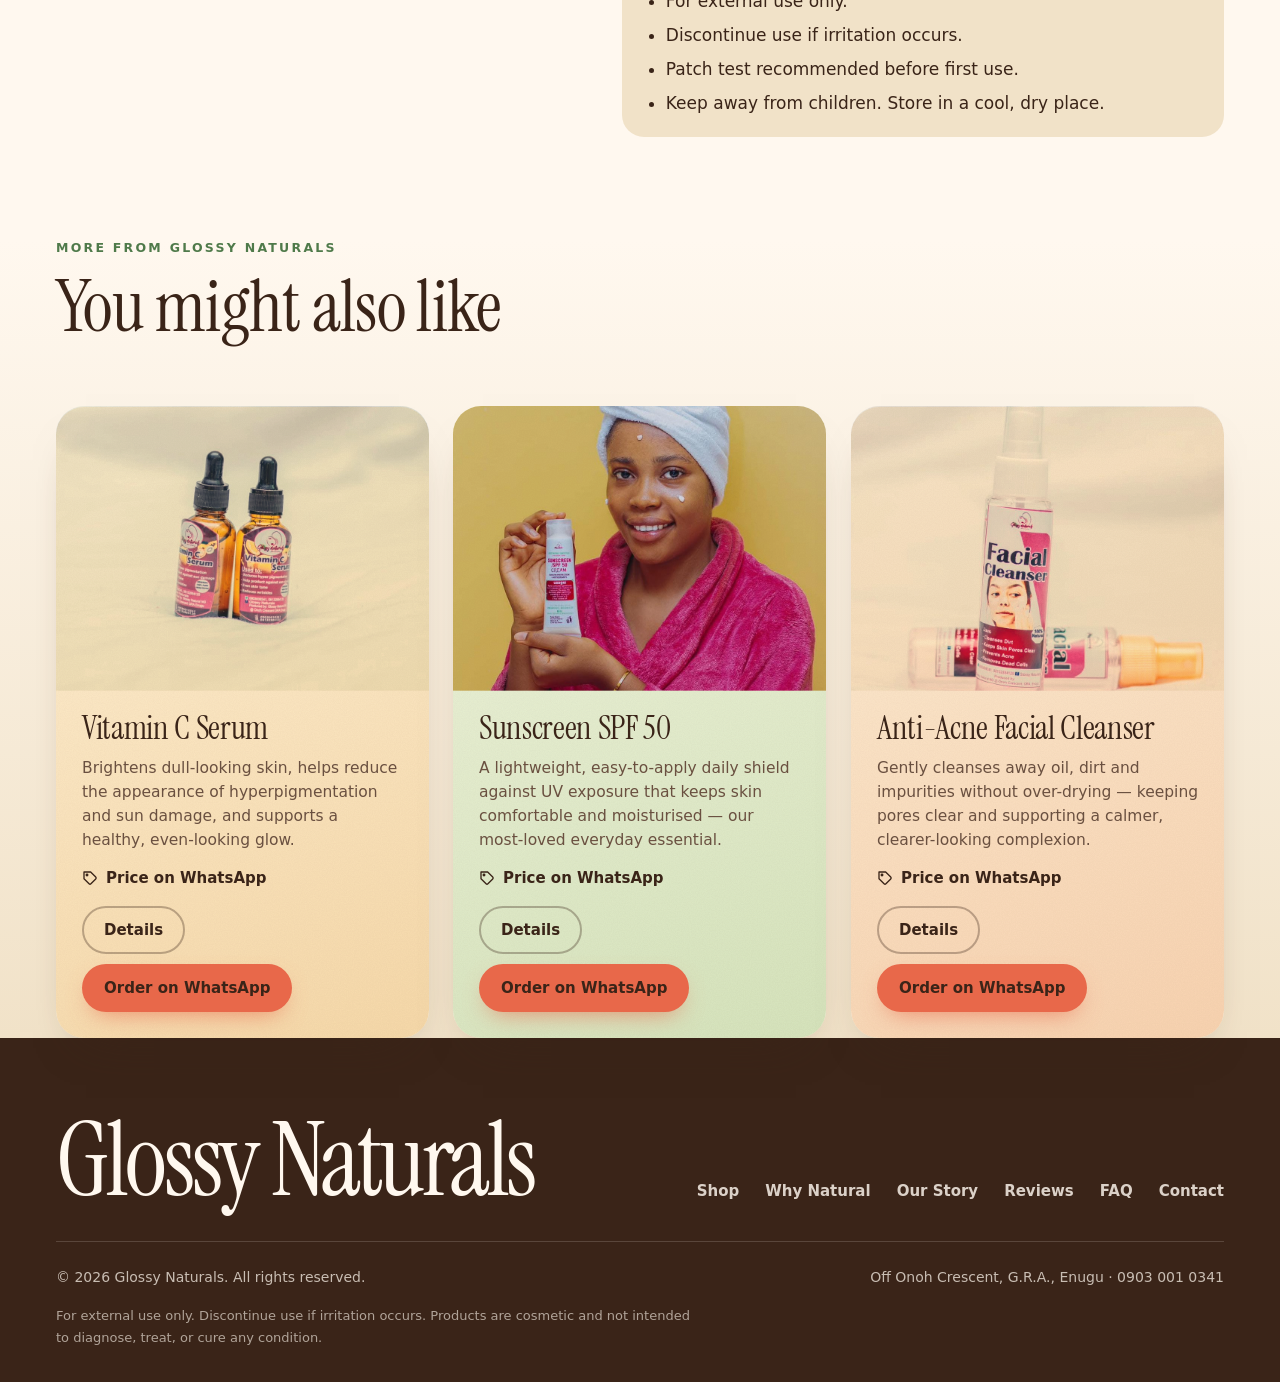
<file: coconut-oil.html>
<!DOCTYPE html>
<html lang="en">
<head>
<meta charset="UTF-8">
<meta name="viewport" content="width=device-width, initial-scale=1.0">
<title>Glossy Coconut Oil | Glossy Naturals</title>
<meta name="description" content="A versatile, nourishing oil for skin and hair — moisturises dry skin and conditions brittle hair. One bottle, endless uses.">
<link rel="canonical" href="https://desolatemartial553.github.io/glossy-natural-website/coconut-oil.html">
<link rel="icon" type="image/svg+xml" href="favicon.svg">
<link rel="icon" type="image/png" sizes="32x32" href="favicon-32.png">
<link rel="apple-touch-icon" href="apple-touch-icon.png">
<link rel="manifest" href="site.webmanifest">
<meta name="theme-color" content="#FFF8EF">
<meta property="og:type" content="website">
<meta property="og:site_name" content="Glossy Naturals">
<meta property="og:title" content="Glossy Coconut Oil | Glossy Naturals">
<meta property="og:description" content="A versatile, nourishing oil for skin and hair — moisturises dry skin and conditions brittle hair. One bottle, endless uses.">
<meta property="og:url" content="https://desolatemartial553.github.io/glossy-natural-website/coconut-oil.html">
<meta property="og:image" content="https://desolatemartial553.github.io/glossy-natural-website/images/coconut-oil.jpg">
<meta name="twitter:card" content="summary_large_image">
<meta name="twitter:title" content="Glossy Coconut Oil | Glossy Naturals">
<meta name="twitter:description" content="A versatile, nourishing oil for skin and hair — moisturises dry skin and conditions brittle hair. One bottle, endless uses.">
<meta name="twitter:image" content="https://desolatemartial553.github.io/glossy-natural-website/images/coconut-oil.jpg">
<script type="application/ld+json">
{
  "@context": "https://schema.org",
  "@type": "Product",
  "name": "Glossy Coconut Oil",
  "image": "https://desolatemartial553.github.io/glossy-natural-website/images/coconut-oil.jpg",
  "description": "A versatile, nourishing oil for skin and hair — moisturises dry skin and conditions brittle hair. One bottle, endless uses.",
  "brand": { "@type": "Brand", "name": "Glossy Naturals" }
}
</script>
<link rel="stylesheet" href="fonts/fonts.css">
<link rel="stylesheet" href="fonts/fonts.css">
<link rel="stylesheet" href="css/style.css">
<link rel="stylesheet" href="css/motion.css">
</head>
<body>

<header>
  <div class="nav-wrap">
    <a href="index.html" class="logo">
      <svg class="mark" viewBox="0 0 48 48" fill="none" xmlns="http://www.w3.org/2000/svg" aria-hidden="true" focusable="false">
        <circle cx="24" cy="24" r="23" fill="#F1E2C8" stroke="#3A2418" stroke-width="1.5"/>
        <path d="M24 11c-5 4-9 9-9 15a9 9 0 0018 0c0-6-4-11-9-15z" fill="#4F7A4A"/>
        <path d="M24 18c-2.8 2.4-5 5.4-5 8.6A5 5 0 0024 32" stroke="#F1E2C8" stroke-width="1.6" stroke-linecap="round" fill="none"/>
      </svg>
      <span>Glossy Naturals<small>Glow With Glossy</small></span>
    </a>
    <nav class="links" aria-label="Main">
      <a href="index.html#shop">Shop</a>
      <a href="index.html#ingredients">Why Natural</a>
      <a href="index.html#founder">Our Story</a>
      <a href="index.html#reviews">Reviews</a>
      <a href="index.html#faq">FAQ</a>
      <a href="index.html#contact">Contact</a>
    </nav>
    <div class="nav-cta">
      <a href="https://wa.me/2349030010341?text=Hi%20Glossy%20Naturals%2C%20I%27d%20like%20to%20place%20an%20order" class="btn btn-cta btn-sm" target="_blank" rel="noopener">Order on WhatsApp</a>
      <button class="hamburger" aria-label="Menu" aria-controls="mobileMenu" aria-expanded="false" id="hamburgerBtn">
        <span></span><span></span><span></span>
      </button>
    </div>
  </div>
  <div class="mobile-menu" id="mobileMenu">
    <a href="index.html#shop">Shop</a>
    <a href="index.html#ingredients">Why Natural</a>
    <a href="index.html#founder">Our Story</a>
    <a href="index.html#reviews">Reviews</a>
    <a href="index.html#faq">FAQ</a>
    <a href="index.html#contact">Contact</a>
  </div>
</header>

<main>
<div class="container breadcrumb">
  <a href="index.html">Home</a><span>/</span><a href="index.html#shop">Shop</a><span>/</span>Glossy Coconut Oil
</div>

<section class="pd-hero">
  <div class="container">
    <div class="pd-image photo reveal">
      <img src="images/coconut-oil.jpg" alt="Glossy Coconut Oil bottles" width="608" height="1080">
    </div>
    <div class="reveal">
      <span class="eyebrow">Hair & Skin</span>
      <h1 class="pd-title">Glossy Coconut Oil</h1>
      <p class="pd-summary">A versatile, nourishing oil for skin and hair — moisturises dry skin and conditions brittle hair. One bottle, endless uses.</p>
      <div class="prod-tags"><span>Hair & Skin</span><span>Multi-use</span></div>
      <div class="price-tag pd-price"><svg viewBox="0 0 24 24" aria-hidden="true" focusable="false"><path d="M20.6 13.4l-7.2 7.2a2 2 0 01-2.8 0L3 13V3h10l7.6 7.6a2 2 0 010 2.8z"/><circle cx="7.5" cy="7.5" r="1.2"/></svg>Price on WhatsApp</div>
      <div class="pd-ctas">
        <a href="https://wa.me/2349030010341?text=Hi%2C%20I%27d%20like%20to%20order%20the%20Glossy%20Coconut%20Oil" class="btn btn-cta" target="_blank" rel="noopener">Order on WhatsApp</a>
        <a href="index.html#shop" class="btn btn-ghost">Back to Shop</a>
      </div>

      <div class="pd-block">
        <p>Experience the natural goodness of Coconut Oil, a versatile, nourishing oil designed to help keep your skin and hair soft, smooth, and well-conditioned.</p>
          <p>Rich in skin-loving oils, it helps moisturise dry skin, leaving it feeling soft and supple, while also providing nourishment and conditioning for dry or brittle hair. Its lightweight versatility makes it an excellent addition to your everyday beauty and self-care routine.</p>
      </div>

      <div class="pd-block">
        <h2>Why you'll love it</h2>
        <ul class="pd-benefits">
            <li><svg viewBox="0 0 24 24" aria-hidden="true" focusable="false"><path d="M20 6L9 17l-5-5" pathLength="1"/></svg><span>Helps moisturize and soften dry skin</span></li>
            <li><svg viewBox="0 0 24 24" aria-hidden="true" focusable="false"><path d="M20 6L9 17l-5-5" pathLength="1"/></svg><span>Helps keep skin feeling smooth and supple</span></li>
            <li><svg viewBox="0 0 24 24" aria-hidden="true" focusable="false"><path d="M20 6L9 17l-5-5" pathLength="1"/></svg><span>Nourishes and conditions dry hair</span></li>
            <li><svg viewBox="0 0 24 24" aria-hidden="true" focusable="false"><path d="M20 6L9 17l-5-5" pathLength="1"/></svg><span>Helps improve the feel of dry, rough areas</span></li>
            <li><svg viewBox="0 0 24 24" aria-hidden="true" focusable="false"><path d="M20 6L9 17l-5-5" pathLength="1"/></svg><span>Versatile for everyday skin and hair care</span></li>
            <li><svg viewBox="0 0 24 24" aria-hidden="true" focusable="false"><path d="M20 6L9 17l-5-5" pathLength="1"/></svg><span>Suitable for use as part of your regular beauty routine</span></li>
        </ul>
      </div>

      <div class="pd-block">
        <h2>How to use</h2>
        <div class="pd-howto">For the skin, apply a small amount to clean, slightly damp skin and massage gently until absorbed. For hair, apply a small amount to the scalp or hair strands as desired, focusing on dry areas.</div>
      </div>

        <div class="pd-block">
          <h2>Caution</h2>
          <div class="pd-caution">
            <ul>
              <li>For external use only.</li>
              <li>Discontinue use if irritation occurs.</li>
              <li>Patch test recommended before first use.</li>
              <li>Keep away from children. Store in a cool, dry place.</li>
            </ul>
          </div>
        </div>
    </div>
  </div>
</section>

<section class="related">
  <div class="container">
    <div class="section-head reveal">
      <span class="eyebrow">More From Glossy Naturals</span>
      <h2>You might also like</h2>
    </div>
    <div class="related-grid">
      <article class="prod-card reveal"><div class="prod-in"><div class="prod-img mult"><a href="vitamin-c-serum.html"><img src="images/vitamin-c-serum.jpg" alt="Glossy Naturals Vitamin C Serum bottles" width="1080" height="1080"></a></div><div class="prod-body">
          <h3><a href="vitamin-c-serum.html">Vitamin C Serum</a></h3>
          <p class="desc">Brightens dull-looking skin, helps reduce the appearance of hyperpigmentation and sun damage, and supports a healthy, even-looking glow.</p>
          <div class="price-tag"><svg viewBox="0 0 24 24" aria-hidden="true" focusable="false"><path d="M20.6 13.4l-7.2 7.2a2 2 0 01-2.8 0L3 13V3h10l7.6 7.6a2 2 0 010 2.8z"/><circle cx="7.5" cy="7.5" r="1.2"/></svg>Price on WhatsApp</div>
          <div class="prod-actions">
            <a href="vitamin-c-serum.html" class="btn btn-ghost">Details</a>
            <a href="https://wa.me/2349030010341?text=Hi%2C%20I%27d%20like%20to%20order%20the%20Vitamin%20C%20Serum" class="btn btn-cta" target="_blank" rel="noopener">Order on WhatsApp</a>
          </div></div></div></article>
      <article class="prod-card reveal"><div class="prod-in"><div class="prod-img"><a href="sunscreen.html"><img src="images/sunscreen-hero.jpg" alt="Glossy Naturals Sunscreen SPF 50 Cream" width="1070" height="1080"></a></div><div class="prod-body">
          <h3><a href="sunscreen.html">Sunscreen SPF 50</a></h3>
          <p class="desc">A lightweight, easy-to-apply daily shield against UV exposure that keeps skin comfortable and moisturised — our most-loved everyday essential.</p>
          <div class="price-tag"><svg viewBox="0 0 24 24" aria-hidden="true" focusable="false"><path d="M20.6 13.4l-7.2 7.2a2 2 0 01-2.8 0L3 13V3h10l7.6 7.6a2 2 0 010 2.8z"/><circle cx="7.5" cy="7.5" r="1.2"/></svg>Price on WhatsApp</div>
          <div class="prod-actions">
            <a href="sunscreen.html" class="btn btn-ghost">Details</a>
            <a href="https://wa.me/2349030010341?text=Hi%2C%20I%27d%20like%20to%20order%20the%20Sunscreen%20SPF%2050" class="btn btn-cta" target="_blank" rel="noopener">Order on WhatsApp</a>
          </div></div></div></article>
      <article class="prod-card reveal"><div class="prod-in"><div class="prod-img mult"><a href="facial-cleanser.html"><img src="images/facial-cleanser.jpg" alt="Glossy Naturals Facial Cleanser bottles" width="1080" height="1080"></a></div><div class="prod-body">
          <h3><a href="facial-cleanser.html">Anti-Acne Facial Cleanser</a></h3>
          <p class="desc">Gently cleanses away oil, dirt and impurities without over-drying — keeping pores clear and supporting a calmer, clearer-looking complexion.</p>
          <div class="price-tag"><svg viewBox="0 0 24 24" aria-hidden="true" focusable="false"><path d="M20.6 13.4l-7.2 7.2a2 2 0 01-2.8 0L3 13V3h10l7.6 7.6a2 2 0 010 2.8z"/><circle cx="7.5" cy="7.5" r="1.2"/></svg>Price on WhatsApp</div>
          <div class="prod-actions">
            <a href="facial-cleanser.html" class="btn btn-ghost">Details</a>
            <a href="https://wa.me/2349030010341?text=Hi%2C%20I%27d%20like%20to%20order%20the%20Anti-Acne%20Facial%20Cleanser" class="btn btn-cta" target="_blank" rel="noopener">Order on WhatsApp</a>
          </div></div></div></article>
    </div>
  </div>
</section>
</main>

<footer>
  <div class="container">
    <div class="foot-top">
      <div class="foot-logo">Glossy Naturals</div>
      <div class="foot-links">
        <a href="index.html#shop">Shop</a>
        <a href="index.html#ingredients">Why Natural</a>
        <a href="index.html#founder">Our Story</a>
        <a href="index.html#reviews">Reviews</a>
        <a href="index.html#faq">FAQ</a>
        <a href="index.html#contact">Contact</a>
      </div>
    </div>
    <div class="foot-bottom">
      <span>&copy; <span id="year"></span> Glossy Naturals. All rights reserved.</span>
      <span>Off Onoh Crescent, G.R.A., Enugu &middot; 0903 001 0341</span>
    </div>
    <p class="disclaimer">For external use only. Discontinue use if irritation occurs. Products are cosmetic and not intended to diagnose, treat, or cure any condition.</p>
  </div>
</footer>

<div class="sticky-cta">
  <a href="https://wa.me/2349030010341?text=Hi%20Glossy%20Naturals%2C%20I%27d%20like%20to%20place%20an%20order" class="btn btn-cta" target="_blank" rel="noopener">Order on WhatsApp</a>
  <a href="tel:+2349030010341" class="btn btn-ghost" aria-label="Call Glossy Naturals">Call</a>
</div>

<script src="js/script.js"></script>
<script src="js/motion.js"></script>
</body>
</html>
</file>
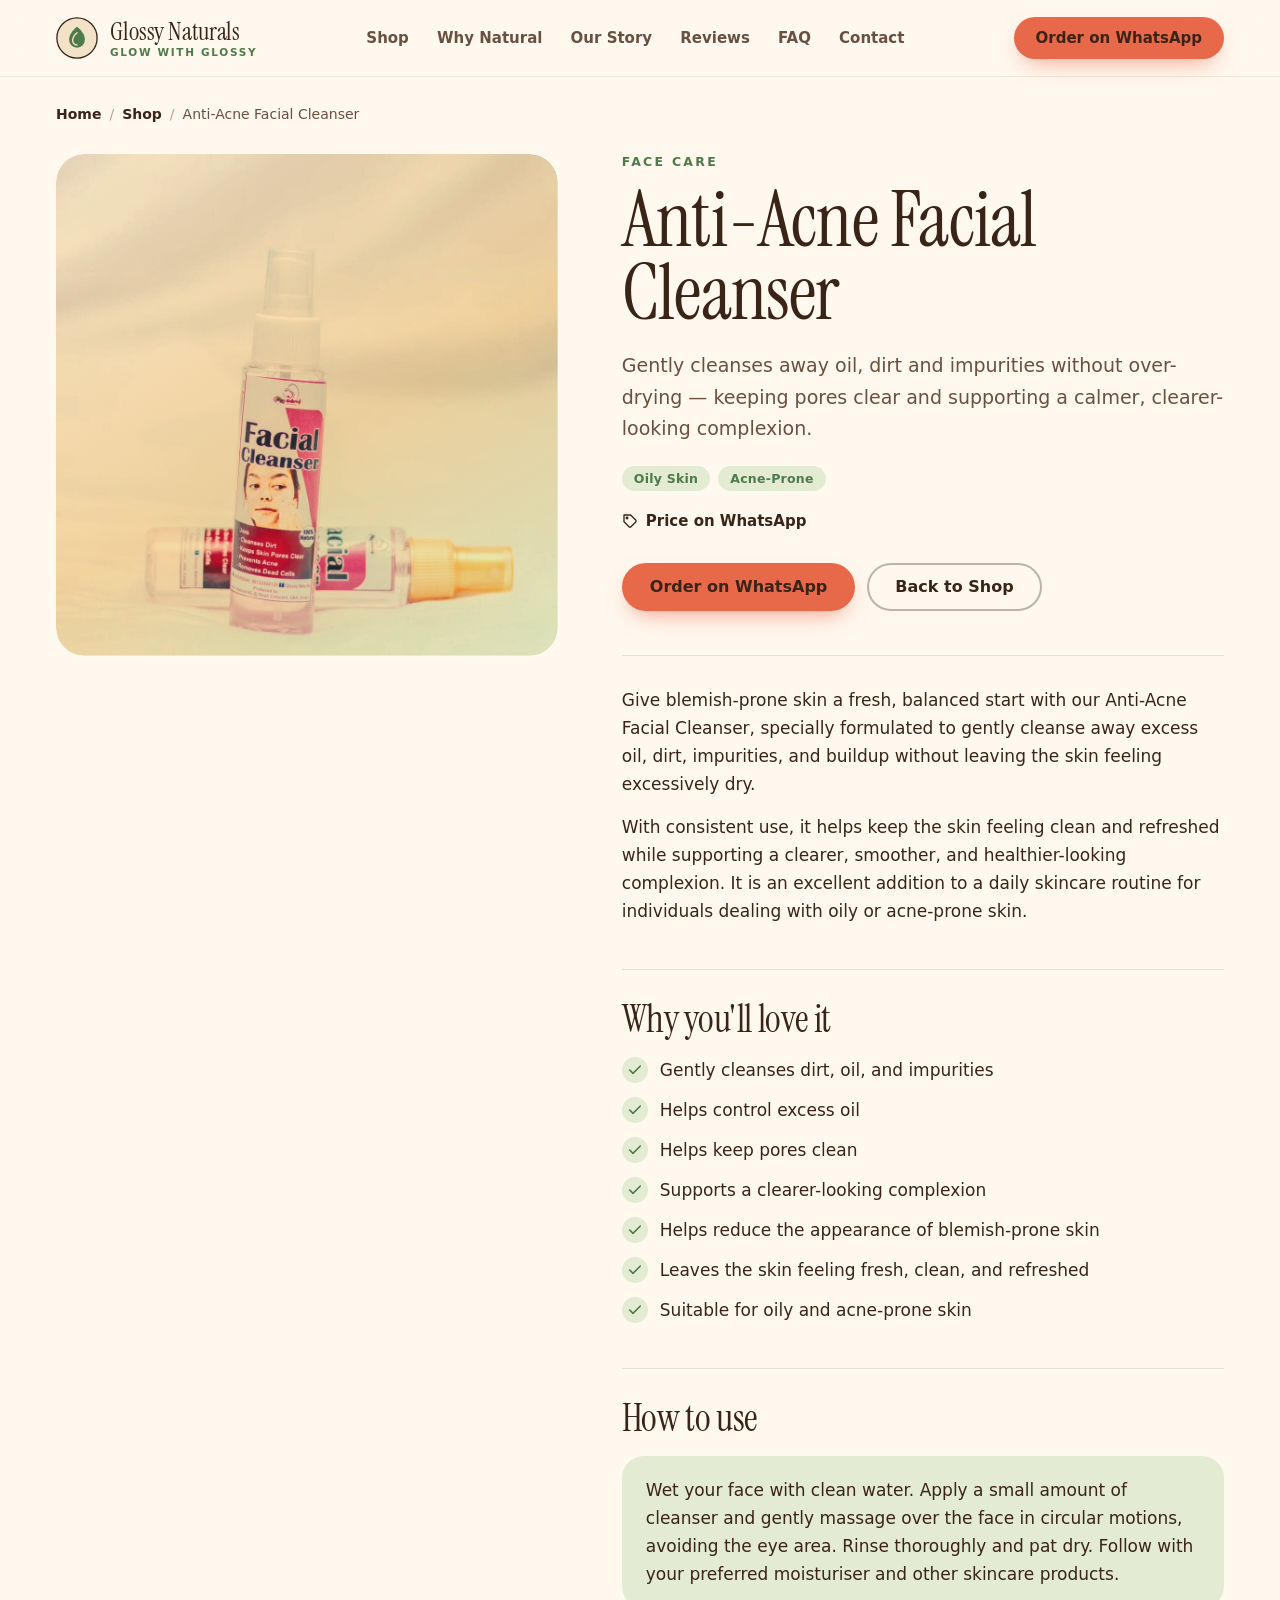
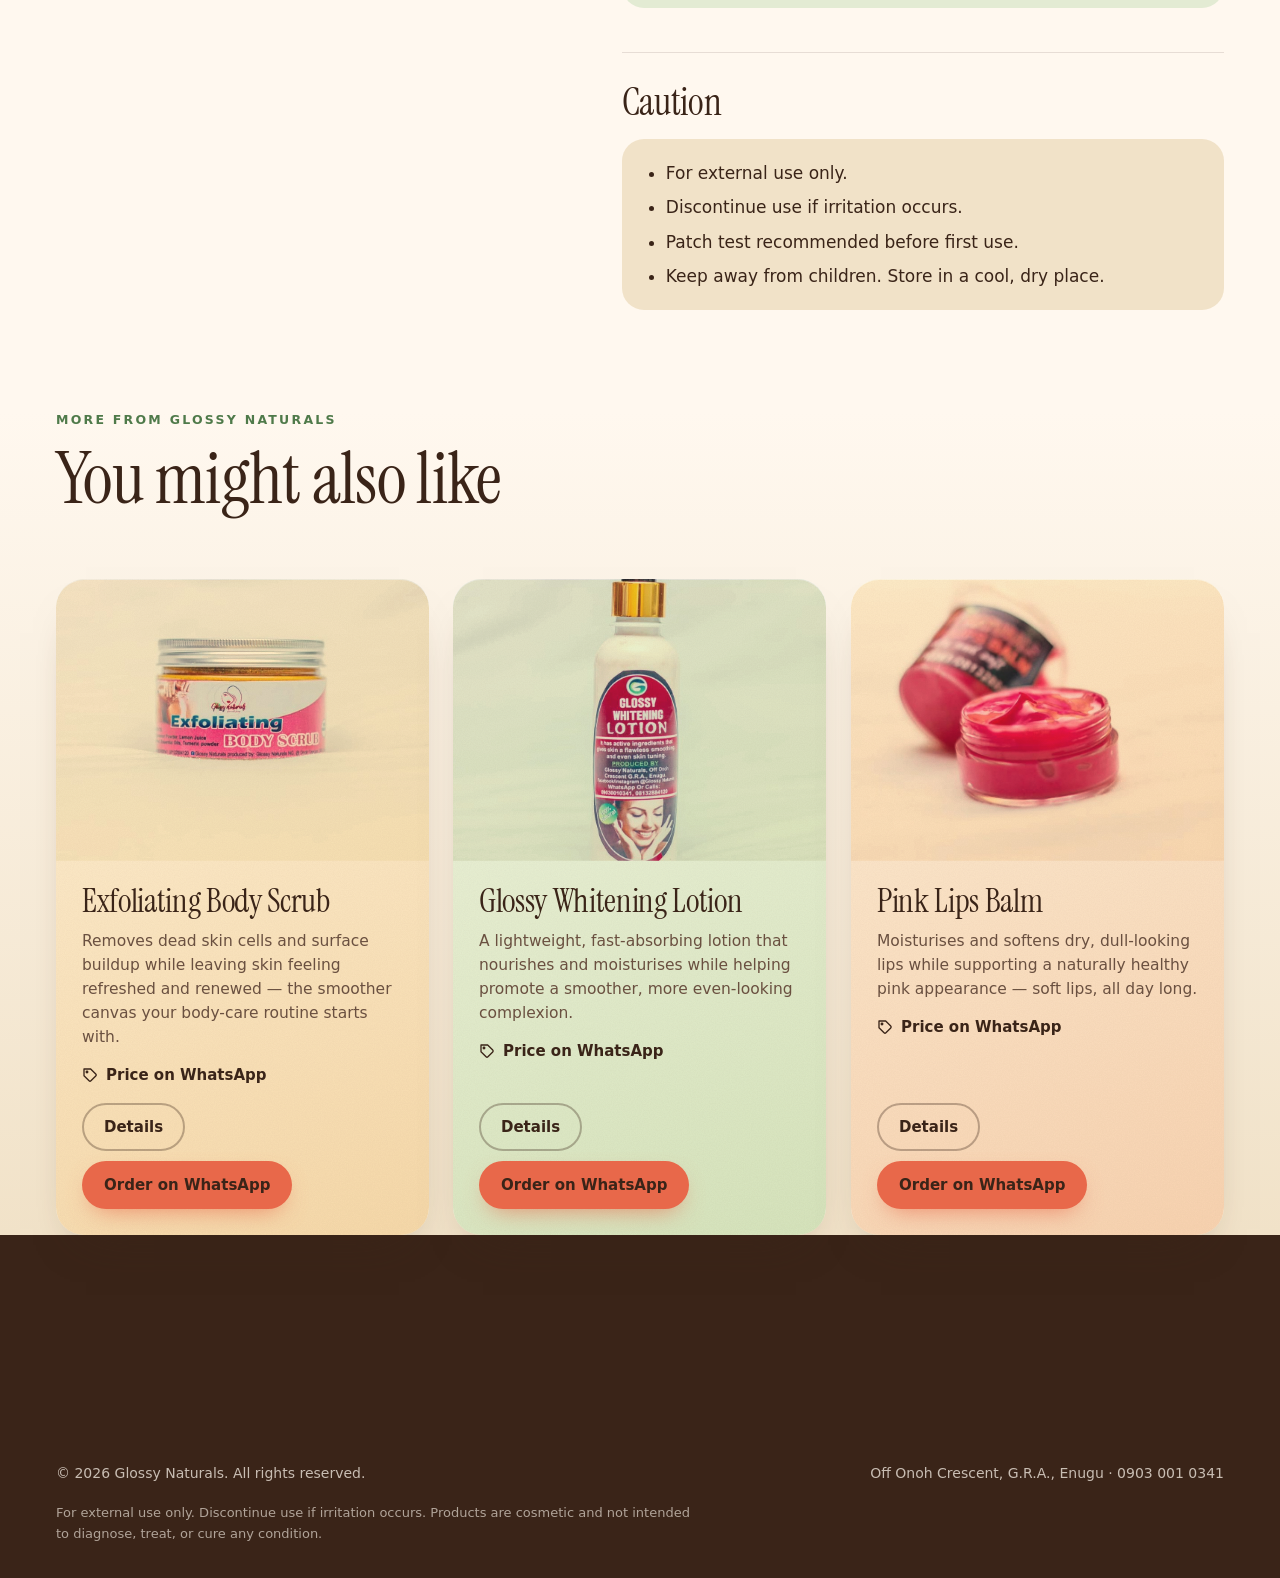
<file: facial-cleanser.html>
<!DOCTYPE html>
<html lang="en">
<head>
<meta charset="UTF-8">
<meta name="viewport" content="width=device-width, initial-scale=1.0">
<title>Anti-Acne Facial Cleanser | Glossy Naturals</title>
<meta name="description" content="Gently cleanses away oil, dirt and impurities without over-drying — keeping pores clear and supporting a calmer, clearer-looking complexion.">
<link rel="canonical" href="https://desolatemartial553.github.io/glossy-natural-website/facial-cleanser.html">
<link rel="icon" type="image/svg+xml" href="favicon.svg">
<link rel="icon" type="image/png" sizes="32x32" href="favicon-32.png">
<link rel="apple-touch-icon" href="apple-touch-icon.png">
<link rel="manifest" href="site.webmanifest">
<meta name="theme-color" content="#FFF8EF">
<meta property="og:type" content="website">
<meta property="og:site_name" content="Glossy Naturals">
<meta property="og:title" content="Anti-Acne Facial Cleanser | Glossy Naturals">
<meta property="og:description" content="Gently cleanses away oil, dirt and impurities without over-drying — keeping pores clear and supporting a calmer, clearer-looking complexion.">
<meta property="og:url" content="https://desolatemartial553.github.io/glossy-natural-website/facial-cleanser.html">
<meta property="og:image" content="https://desolatemartial553.github.io/glossy-natural-website/images/facial-cleanser.jpg">
<meta name="twitter:card" content="summary_large_image">
<meta name="twitter:title" content="Anti-Acne Facial Cleanser | Glossy Naturals">
<meta name="twitter:description" content="Gently cleanses away oil, dirt and impurities without over-drying — keeping pores clear and supporting a calmer, clearer-looking complexion.">
<meta name="twitter:image" content="https://desolatemartial553.github.io/glossy-natural-website/images/facial-cleanser.jpg">
<script type="application/ld+json">
{
  "@context": "https://schema.org",
  "@type": "Product",
  "name": "Anti-Acne Facial Cleanser",
  "image": "https://desolatemartial553.github.io/glossy-natural-website/images/facial-cleanser.jpg",
  "description": "Gently cleanses away oil, dirt and impurities without over-drying — keeping pores clear and supporting a calmer, clearer-looking complexion.",
  "brand": { "@type": "Brand", "name": "Glossy Naturals" }
}
</script>
<link rel="stylesheet" href="fonts/fonts.css">
<link rel="stylesheet" href="fonts/fonts.css">
<link rel="stylesheet" href="css/style.css">
<link rel="stylesheet" href="css/motion.css">
</head>
<body>

<header>
  <div class="nav-wrap">
    <a href="index.html" class="logo">
      <svg class="mark" viewBox="0 0 48 48" fill="none" xmlns="http://www.w3.org/2000/svg" aria-hidden="true" focusable="false">
        <circle cx="24" cy="24" r="23" fill="#F1E2C8" stroke="#3A2418" stroke-width="1.5"/>
        <path d="M24 11c-5 4-9 9-9 15a9 9 0 0018 0c0-6-4-11-9-15z" fill="#4F7A4A"/>
        <path d="M24 18c-2.8 2.4-5 5.4-5 8.6A5 5 0 0024 32" stroke="#F1E2C8" stroke-width="1.6" stroke-linecap="round" fill="none"/>
      </svg>
      <span>Glossy Naturals<small>Glow With Glossy</small></span>
    </a>
    <nav class="links" aria-label="Main">
      <a href="index.html#shop">Shop</a>
      <a href="index.html#ingredients">Why Natural</a>
      <a href="index.html#founder">Our Story</a>
      <a href="index.html#reviews">Reviews</a>
      <a href="index.html#faq">FAQ</a>
      <a href="index.html#contact">Contact</a>
    </nav>
    <div class="nav-cta">
      <a href="https://wa.me/2349030010341?text=Hi%20Glossy%20Naturals%2C%20I%27d%20like%20to%20place%20an%20order" class="btn btn-cta btn-sm" target="_blank" rel="noopener">Order on WhatsApp</a>
      <button class="hamburger" aria-label="Menu" aria-controls="mobileMenu" aria-expanded="false" id="hamburgerBtn">
        <span></span><span></span><span></span>
      </button>
    </div>
  </div>
  <div class="mobile-menu" id="mobileMenu">
    <a href="index.html#shop">Shop</a>
    <a href="index.html#ingredients">Why Natural</a>
    <a href="index.html#founder">Our Story</a>
    <a href="index.html#reviews">Reviews</a>
    <a href="index.html#faq">FAQ</a>
    <a href="index.html#contact">Contact</a>
  </div>
</header>

<main>
<div class="container breadcrumb">
  <a href="index.html">Home</a><span>/</span><a href="index.html#shop">Shop</a><span>/</span>Anti-Acne Facial Cleanser
</div>

<section class="pd-hero">
  <div class="container">
    <div class="pd-image reveal">
      <img src="images/facial-cleanser.jpg" alt="Glossy Naturals Facial Cleanser bottles" width="1080" height="1080">
    </div>
    <div class="reveal">
      <span class="eyebrow">Face Care</span>
      <h1 class="pd-title">Anti-Acne Facial Cleanser</h1>
      <p class="pd-summary">Gently cleanses away oil, dirt and impurities without over-drying — keeping pores clear and supporting a calmer, clearer-looking complexion.</p>
      <div class="prod-tags"><span>Oily Skin</span><span>Acne-Prone</span></div>
      <div class="price-tag pd-price"><svg viewBox="0 0 24 24" aria-hidden="true" focusable="false"><path d="M20.6 13.4l-7.2 7.2a2 2 0 01-2.8 0L3 13V3h10l7.6 7.6a2 2 0 010 2.8z"/><circle cx="7.5" cy="7.5" r="1.2"/></svg>Price on WhatsApp</div>
      <div class="pd-ctas">
        <a href="https://wa.me/2349030010341?text=Hi%2C%20I%27d%20like%20to%20order%20the%20Anti-Acne%20Facial%20Cleanser" class="btn btn-cta" target="_blank" rel="noopener">Order on WhatsApp</a>
        <a href="index.html#shop" class="btn btn-ghost">Back to Shop</a>
      </div>

      <div class="pd-block">
        <p>Give blemish-prone skin a fresh, balanced start with our Anti-Acne Facial Cleanser, specially formulated to gently cleanse away excess oil, dirt, impurities, and buildup without leaving the skin feeling excessively dry.</p>
          <p>With consistent use, it helps keep the skin feeling clean and refreshed while supporting a clearer, smoother, and healthier-looking complexion. It is an excellent addition to a daily skincare routine for individuals dealing with oily or acne-prone skin.</p>
      </div>

      <div class="pd-block">
        <h2>Why you'll love it</h2>
        <ul class="pd-benefits">
            <li><svg viewBox="0 0 24 24" aria-hidden="true" focusable="false"><path d="M20 6L9 17l-5-5" pathLength="1"/></svg><span>Gently cleanses dirt, oil, and impurities</span></li>
            <li><svg viewBox="0 0 24 24" aria-hidden="true" focusable="false"><path d="M20 6L9 17l-5-5" pathLength="1"/></svg><span>Helps control excess oil</span></li>
            <li><svg viewBox="0 0 24 24" aria-hidden="true" focusable="false"><path d="M20 6L9 17l-5-5" pathLength="1"/></svg><span>Helps keep pores clean</span></li>
            <li><svg viewBox="0 0 24 24" aria-hidden="true" focusable="false"><path d="M20 6L9 17l-5-5" pathLength="1"/></svg><span>Supports a clearer-looking complexion</span></li>
            <li><svg viewBox="0 0 24 24" aria-hidden="true" focusable="false"><path d="M20 6L9 17l-5-5" pathLength="1"/></svg><span>Helps reduce the appearance of blemish-prone skin</span></li>
            <li><svg viewBox="0 0 24 24" aria-hidden="true" focusable="false"><path d="M20 6L9 17l-5-5" pathLength="1"/></svg><span>Leaves the skin feeling fresh, clean, and refreshed</span></li>
            <li><svg viewBox="0 0 24 24" aria-hidden="true" focusable="false"><path d="M20 6L9 17l-5-5" pathLength="1"/></svg><span>Suitable for oily and acne-prone skin</span></li>
        </ul>
      </div>

      <div class="pd-block">
        <h2>How to use</h2>
        <div class="pd-howto">Wet your face with clean water. Apply a small amount of cleanser and gently massage over the face in circular motions, avoiding the eye area. Rinse thoroughly and pat dry. Follow with your preferred moisturiser and other skincare products.</div>
      </div>

        <div class="pd-block">
          <h2>Caution</h2>
          <div class="pd-caution">
            <ul>
              <li>For external use only.</li>
              <li>Discontinue use if irritation occurs.</li>
              <li>Patch test recommended before first use.</li>
              <li>Keep away from children. Store in a cool, dry place.</li>
            </ul>
          </div>
        </div>
    </div>
  </div>
</section>

<section class="related">
  <div class="container">
    <div class="section-head reveal">
      <span class="eyebrow">More From Glossy Naturals</span>
      <h2>You might also like</h2>
    </div>
    <div class="related-grid">
      <article class="prod-card reveal"><div class="prod-in"><div class="prod-img mult"><a href="scrub.html"><img src="images/scrub.jpg" alt="Glossy Naturals Exfoliating Body Scrub jar" width="1080" height="1080"></a></div><div class="prod-body">
          <h3><a href="scrub.html">Exfoliating Body Scrub</a></h3>
          <p class="desc">Removes dead skin cells and surface buildup while leaving skin feeling refreshed and renewed — the smoother canvas your body-care routine starts with.</p>
          <div class="price-tag"><svg viewBox="0 0 24 24" aria-hidden="true" focusable="false"><path d="M20.6 13.4l-7.2 7.2a2 2 0 01-2.8 0L3 13V3h10l7.6 7.6a2 2 0 010 2.8z"/><circle cx="7.5" cy="7.5" r="1.2"/></svg>Price on WhatsApp</div>
          <div class="prod-actions">
            <a href="scrub.html" class="btn btn-ghost">Details</a>
            <a href="https://wa.me/2349030010341?text=Hi%2C%20I%27d%20like%20to%20order%20the%20Exfoliating%20Body%20Scrub" class="btn btn-cta" target="_blank" rel="noopener">Order on WhatsApp</a>
          </div></div></div></article>
      <article class="prod-card reveal"><div class="prod-in"><div class="prod-img mult"><a href="whitening-lotion.html"><img src="images/lotion.jpg" alt="Glossy Whitening Body Lotion bottle" width="1080" height="1080"></a></div><div class="prod-body">
          <h3><a href="whitening-lotion.html">Glossy Whitening Lotion</a></h3>
          <p class="desc">A lightweight, fast-absorbing lotion that nourishes and moisturises while helping promote a smoother, more even-looking complexion.</p>
          <div class="price-tag"><svg viewBox="0 0 24 24" aria-hidden="true" focusable="false"><path d="M20.6 13.4l-7.2 7.2a2 2 0 01-2.8 0L3 13V3h10l7.6 7.6a2 2 0 010 2.8z"/><circle cx="7.5" cy="7.5" r="1.2"/></svg>Price on WhatsApp</div>
          <div class="prod-actions">
            <a href="whitening-lotion.html" class="btn btn-ghost">Details</a>
            <a href="https://wa.me/2349030010341?text=Hi%2C%20I%27d%20like%20to%20order%20the%20Glossy%20Whitening%20Lotion" class="btn btn-cta" target="_blank" rel="noopener">Order on WhatsApp</a>
          </div></div></div></article>
      <article class="prod-card reveal"><div class="prod-in"><div class="prod-img mult"><a href="lip-balm.html"><img src="images/lipbalm.jpg" alt="Pink Lips Balm open jar" width="1080" height="720"></a></div><div class="prod-body">
          <h3><a href="lip-balm.html">Pink Lips Balm</a></h3>
          <p class="desc">Moisturises and softens dry, dull-looking lips while supporting a naturally healthy pink appearance — soft lips, all day long.</p>
          <div class="price-tag"><svg viewBox="0 0 24 24" aria-hidden="true" focusable="false"><path d="M20.6 13.4l-7.2 7.2a2 2 0 01-2.8 0L3 13V3h10l7.6 7.6a2 2 0 010 2.8z"/><circle cx="7.5" cy="7.5" r="1.2"/></svg>Price on WhatsApp</div>
          <div class="prod-actions">
            <a href="lip-balm.html" class="btn btn-ghost">Details</a>
            <a href="https://wa.me/2349030010341?text=Hi%2C%20I%27d%20like%20to%20order%20the%20Pink%20Lips%20Balm" class="btn btn-cta" target="_blank" rel="noopener">Order on WhatsApp</a>
          </div></div></div></article>
    </div>
  </div>
</section>
</main>

<footer>
  <div class="container">
    <div class="foot-top">
      <div class="foot-logo">Glossy Naturals</div>
      <div class="foot-links">
        <a href="index.html#shop">Shop</a>
        <a href="index.html#ingredients">Why Natural</a>
        <a href="index.html#founder">Our Story</a>
        <a href="index.html#reviews">Reviews</a>
        <a href="index.html#faq">FAQ</a>
        <a href="index.html#contact">Contact</a>
      </div>
    </div>
    <div class="foot-bottom">
      <span>&copy; <span id="year"></span> Glossy Naturals. All rights reserved.</span>
      <span>Off Onoh Crescent, G.R.A., Enugu &middot; 0903 001 0341</span>
    </div>
    <p class="disclaimer">For external use only. Discontinue use if irritation occurs. Products are cosmetic and not intended to diagnose, treat, or cure any condition.</p>
  </div>
</footer>

<div class="sticky-cta">
  <a href="https://wa.me/2349030010341?text=Hi%20Glossy%20Naturals%2C%20I%27d%20like%20to%20place%20an%20order" class="btn btn-cta" target="_blank" rel="noopener">Order on WhatsApp</a>
  <a href="tel:+2349030010341" class="btn btn-ghost" aria-label="Call Glossy Naturals">Call</a>
</div>

<script src="js/script.js"></script>
<script src="js/motion.js"></script>
</body>
</html>
</file>
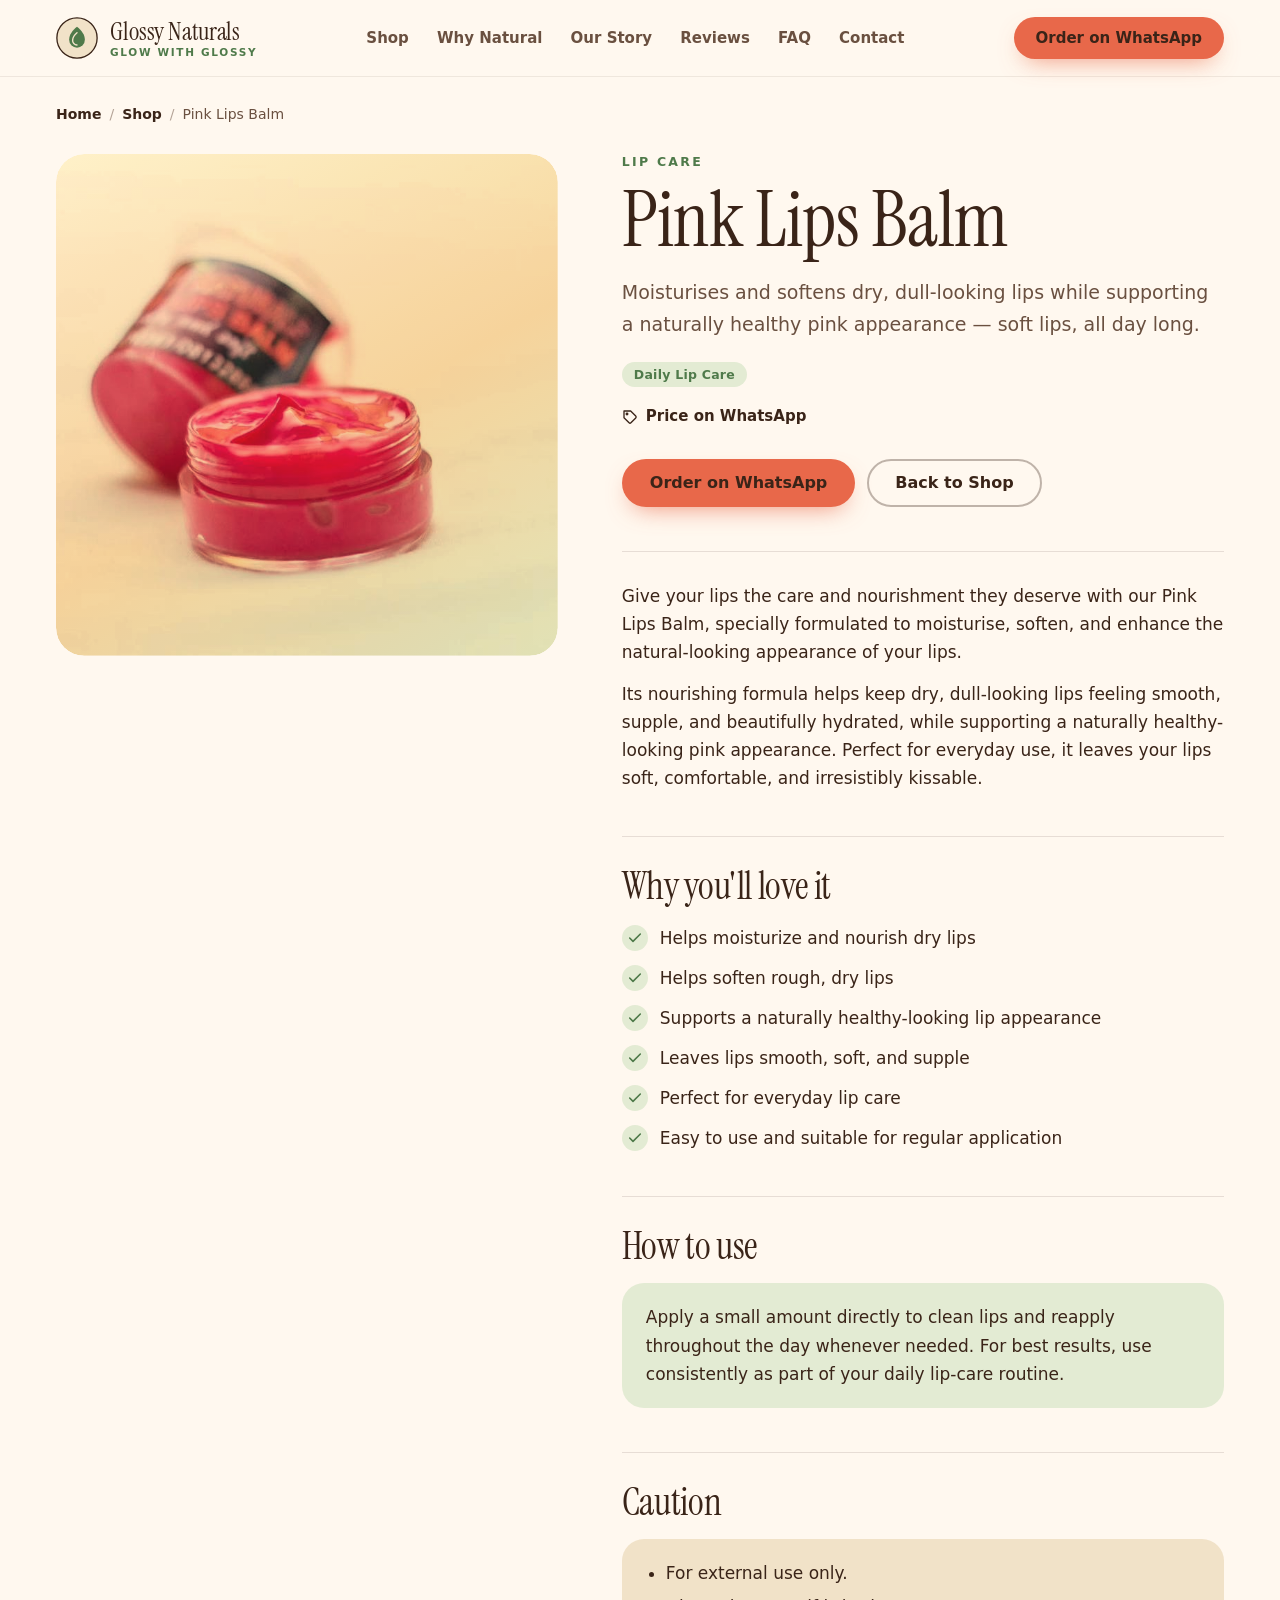
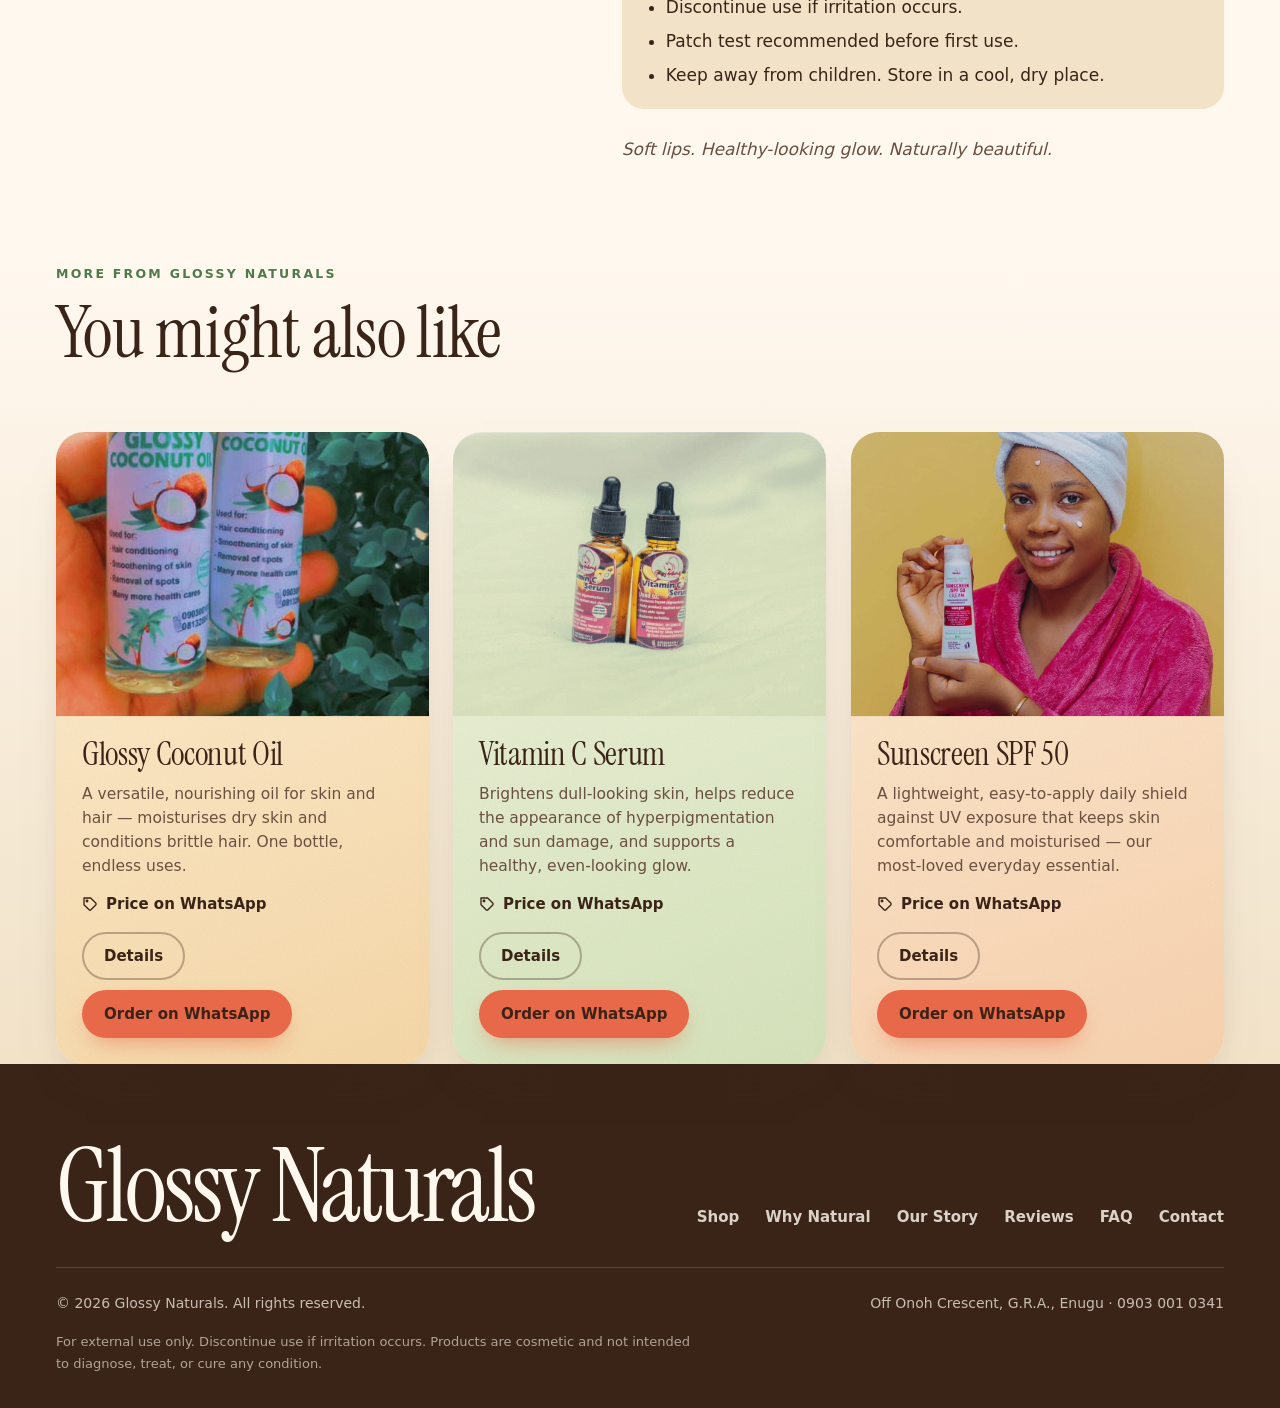
<file: lip-balm.html>
<!DOCTYPE html>
<html lang="en">
<head>
<meta charset="UTF-8">
<meta name="viewport" content="width=device-width, initial-scale=1.0">
<title>Pink Lips Balm | Glossy Naturals</title>
<meta name="description" content="Moisturises and softens dry, dull-looking lips while supporting a naturally healthy pink appearance — soft lips, all day long.">
<link rel="canonical" href="https://desolatemartial553.github.io/glossy-natural-website/lip-balm.html">
<link rel="icon" type="image/svg+xml" href="favicon.svg">
<link rel="icon" type="image/png" sizes="32x32" href="favicon-32.png">
<link rel="apple-touch-icon" href="apple-touch-icon.png">
<link rel="manifest" href="site.webmanifest">
<meta name="theme-color" content="#FFF8EF">
<meta property="og:type" content="website">
<meta property="og:site_name" content="Glossy Naturals">
<meta property="og:title" content="Pink Lips Balm | Glossy Naturals">
<meta property="og:description" content="Moisturises and softens dry, dull-looking lips while supporting a naturally healthy pink appearance — soft lips, all day long.">
<meta property="og:url" content="https://desolatemartial553.github.io/glossy-natural-website/lip-balm.html">
<meta property="og:image" content="https://desolatemartial553.github.io/glossy-natural-website/images/lipbalm.jpg">
<meta name="twitter:card" content="summary_large_image">
<meta name="twitter:title" content="Pink Lips Balm | Glossy Naturals">
<meta name="twitter:description" content="Moisturises and softens dry, dull-looking lips while supporting a naturally healthy pink appearance — soft lips, all day long.">
<meta name="twitter:image" content="https://desolatemartial553.github.io/glossy-natural-website/images/lipbalm.jpg">
<script type="application/ld+json">
{
  "@context": "https://schema.org",
  "@type": "Product",
  "name": "Pink Lips Balm",
  "image": "https://desolatemartial553.github.io/glossy-natural-website/images/lipbalm.jpg",
  "description": "Moisturises and softens dry, dull-looking lips while supporting a naturally healthy pink appearance — soft lips, all day long.",
  "brand": { "@type": "Brand", "name": "Glossy Naturals" }
}
</script>
<link rel="stylesheet" href="fonts/fonts.css">
<link rel="stylesheet" href="fonts/fonts.css">
<link rel="stylesheet" href="css/style.css">
<link rel="stylesheet" href="css/motion.css">
</head>
<body>

<header>
  <div class="nav-wrap">
    <a href="index.html" class="logo">
      <svg class="mark" viewBox="0 0 48 48" fill="none" xmlns="http://www.w3.org/2000/svg" aria-hidden="true" focusable="false">
        <circle cx="24" cy="24" r="23" fill="#F1E2C8" stroke="#3A2418" stroke-width="1.5"/>
        <path d="M24 11c-5 4-9 9-9 15a9 9 0 0018 0c0-6-4-11-9-15z" fill="#4F7A4A"/>
        <path d="M24 18c-2.8 2.4-5 5.4-5 8.6A5 5 0 0024 32" stroke="#F1E2C8" stroke-width="1.6" stroke-linecap="round" fill="none"/>
      </svg>
      <span>Glossy Naturals<small>Glow With Glossy</small></span>
    </a>
    <nav class="links" aria-label="Main">
      <a href="index.html#shop">Shop</a>
      <a href="index.html#ingredients">Why Natural</a>
      <a href="index.html#founder">Our Story</a>
      <a href="index.html#reviews">Reviews</a>
      <a href="index.html#faq">FAQ</a>
      <a href="index.html#contact">Contact</a>
    </nav>
    <div class="nav-cta">
      <a href="https://wa.me/2349030010341?text=Hi%20Glossy%20Naturals%2C%20I%27d%20like%20to%20place%20an%20order" class="btn btn-cta btn-sm" target="_blank" rel="noopener">Order on WhatsApp</a>
      <button class="hamburger" aria-label="Menu" aria-controls="mobileMenu" aria-expanded="false" id="hamburgerBtn">
        <span></span><span></span><span></span>
      </button>
    </div>
  </div>
  <div class="mobile-menu" id="mobileMenu">
    <a href="index.html#shop">Shop</a>
    <a href="index.html#ingredients">Why Natural</a>
    <a href="index.html#founder">Our Story</a>
    <a href="index.html#reviews">Reviews</a>
    <a href="index.html#faq">FAQ</a>
    <a href="index.html#contact">Contact</a>
  </div>
</header>

<main>
<div class="container breadcrumb">
  <a href="index.html">Home</a><span>/</span><a href="index.html#shop">Shop</a><span>/</span>Pink Lips Balm
</div>

<section class="pd-hero">
  <div class="container">
    <div class="pd-image reveal">
      <img src="images/lipbalm.jpg" alt="Pink Lips Balm open jar" width="1080" height="720">
    </div>
    <div class="reveal">
      <span class="eyebrow">Lip Care</span>
      <h1 class="pd-title">Pink Lips Balm</h1>
      <p class="pd-summary">Moisturises and softens dry, dull-looking lips while supporting a naturally healthy pink appearance — soft lips, all day long.</p>
      <div class="prod-tags"><span>Daily Lip Care</span></div>
      <div class="price-tag pd-price"><svg viewBox="0 0 24 24" aria-hidden="true" focusable="false"><path d="M20.6 13.4l-7.2 7.2a2 2 0 01-2.8 0L3 13V3h10l7.6 7.6a2 2 0 010 2.8z"/><circle cx="7.5" cy="7.5" r="1.2"/></svg>Price on WhatsApp</div>
      <div class="pd-ctas">
        <a href="https://wa.me/2349030010341?text=Hi%2C%20I%27d%20like%20to%20order%20the%20Pink%20Lips%20Balm" class="btn btn-cta" target="_blank" rel="noopener">Order on WhatsApp</a>
        <a href="index.html#shop" class="btn btn-ghost">Back to Shop</a>
      </div>

      <div class="pd-block">
        <p>Give your lips the care and nourishment they deserve with our Pink Lips Balm, specially formulated to moisturise, soften, and enhance the natural-looking appearance of your lips.</p>
          <p>Its nourishing formula helps keep dry, dull-looking lips feeling smooth, supple, and beautifully hydrated, while supporting a naturally healthy-looking pink appearance. Perfect for everyday use, it leaves your lips soft, comfortable, and irresistibly kissable.</p>
      </div>

      <div class="pd-block">
        <h2>Why you'll love it</h2>
        <ul class="pd-benefits">
            <li><svg viewBox="0 0 24 24" aria-hidden="true" focusable="false"><path d="M20 6L9 17l-5-5" pathLength="1"/></svg><span>Helps moisturize and nourish dry lips</span></li>
            <li><svg viewBox="0 0 24 24" aria-hidden="true" focusable="false"><path d="M20 6L9 17l-5-5" pathLength="1"/></svg><span>Helps soften rough, dry lips</span></li>
            <li><svg viewBox="0 0 24 24" aria-hidden="true" focusable="false"><path d="M20 6L9 17l-5-5" pathLength="1"/></svg><span>Supports a naturally healthy-looking lip appearance</span></li>
            <li><svg viewBox="0 0 24 24" aria-hidden="true" focusable="false"><path d="M20 6L9 17l-5-5" pathLength="1"/></svg><span>Leaves lips smooth, soft, and supple</span></li>
            <li><svg viewBox="0 0 24 24" aria-hidden="true" focusable="false"><path d="M20 6L9 17l-5-5" pathLength="1"/></svg><span>Perfect for everyday lip care</span></li>
            <li><svg viewBox="0 0 24 24" aria-hidden="true" focusable="false"><path d="M20 6L9 17l-5-5" pathLength="1"/></svg><span>Easy to use and suitable for regular application</span></li>
        </ul>
      </div>

      <div class="pd-block">
        <h2>How to use</h2>
        <div class="pd-howto">Apply a small amount directly to clean lips and reapply throughout the day whenever needed. For best results, use consistently as part of your daily lip-care routine.</div>
      </div>

        <div class="pd-block">
          <h2>Caution</h2>
          <div class="pd-caution">
            <ul>
              <li>For external use only.</li>
              <li>Discontinue use if irritation occurs.</li>
              <li>Patch test recommended before first use.</li>
              <li>Keep away from children. Store in a cool, dry place.</li>
            </ul>
          </div>
        </div>
          <p class="pd-note">Soft lips. Healthy-looking glow. Naturally beautiful.</p>
    </div>
  </div>
</section>

<section class="related">
  <div class="container">
    <div class="section-head reveal">
      <span class="eyebrow">More From Glossy Naturals</span>
      <h2>You might also like</h2>
    </div>
    <div class="related-grid">
      <article class="prod-card reveal"><div class="prod-in"><div class="prod-img"><a href="coconut-oil.html"><img src="images/coconut-oil.jpg" alt="Glossy Coconut Oil bottles" width="608" height="1080"></a></div><div class="prod-body">
          <h3><a href="coconut-oil.html">Glossy Coconut Oil</a></h3>
          <p class="desc">A versatile, nourishing oil for skin and hair — moisturises dry skin and conditions brittle hair. One bottle, endless uses.</p>
          <div class="price-tag"><svg viewBox="0 0 24 24" aria-hidden="true" focusable="false"><path d="M20.6 13.4l-7.2 7.2a2 2 0 01-2.8 0L3 13V3h10l7.6 7.6a2 2 0 010 2.8z"/><circle cx="7.5" cy="7.5" r="1.2"/></svg>Price on WhatsApp</div>
          <div class="prod-actions">
            <a href="coconut-oil.html" class="btn btn-ghost">Details</a>
            <a href="https://wa.me/2349030010341?text=Hi%2C%20I%27d%20like%20to%20order%20the%20Glossy%20Coconut%20Oil" class="btn btn-cta" target="_blank" rel="noopener">Order on WhatsApp</a>
          </div></div></div></article>
      <article class="prod-card reveal"><div class="prod-in"><div class="prod-img mult"><a href="vitamin-c-serum.html"><img src="images/vitamin-c-serum.jpg" alt="Glossy Naturals Vitamin C Serum bottles" width="1080" height="1080"></a></div><div class="prod-body">
          <h3><a href="vitamin-c-serum.html">Vitamin C Serum</a></h3>
          <p class="desc">Brightens dull-looking skin, helps reduce the appearance of hyperpigmentation and sun damage, and supports a healthy, even-looking glow.</p>
          <div class="price-tag"><svg viewBox="0 0 24 24" aria-hidden="true" focusable="false"><path d="M20.6 13.4l-7.2 7.2a2 2 0 01-2.8 0L3 13V3h10l7.6 7.6a2 2 0 010 2.8z"/><circle cx="7.5" cy="7.5" r="1.2"/></svg>Price on WhatsApp</div>
          <div class="prod-actions">
            <a href="vitamin-c-serum.html" class="btn btn-ghost">Details</a>
            <a href="https://wa.me/2349030010341?text=Hi%2C%20I%27d%20like%20to%20order%20the%20Vitamin%20C%20Serum" class="btn btn-cta" target="_blank" rel="noopener">Order on WhatsApp</a>
          </div></div></div></article>
      <article class="prod-card reveal"><div class="prod-in"><div class="prod-img"><a href="sunscreen.html"><img src="images/sunscreen-hero.jpg" alt="Glossy Naturals Sunscreen SPF 50 Cream" width="1070" height="1080"></a></div><div class="prod-body">
          <h3><a href="sunscreen.html">Sunscreen SPF 50</a></h3>
          <p class="desc">A lightweight, easy-to-apply daily shield against UV exposure that keeps skin comfortable and moisturised — our most-loved everyday essential.</p>
          <div class="price-tag"><svg viewBox="0 0 24 24" aria-hidden="true" focusable="false"><path d="M20.6 13.4l-7.2 7.2a2 2 0 01-2.8 0L3 13V3h10l7.6 7.6a2 2 0 010 2.8z"/><circle cx="7.5" cy="7.5" r="1.2"/></svg>Price on WhatsApp</div>
          <div class="prod-actions">
            <a href="sunscreen.html" class="btn btn-ghost">Details</a>
            <a href="https://wa.me/2349030010341?text=Hi%2C%20I%27d%20like%20to%20order%20the%20Sunscreen%20SPF%2050" class="btn btn-cta" target="_blank" rel="noopener">Order on WhatsApp</a>
          </div></div></div></article>
    </div>
  </div>
</section>
</main>

<footer>
  <div class="container">
    <div class="foot-top">
      <div class="foot-logo">Glossy Naturals</div>
      <div class="foot-links">
        <a href="index.html#shop">Shop</a>
        <a href="index.html#ingredients">Why Natural</a>
        <a href="index.html#founder">Our Story</a>
        <a href="index.html#reviews">Reviews</a>
        <a href="index.html#faq">FAQ</a>
        <a href="index.html#contact">Contact</a>
      </div>
    </div>
    <div class="foot-bottom">
      <span>&copy; <span id="year"></span> Glossy Naturals. All rights reserved.</span>
      <span>Off Onoh Crescent, G.R.A., Enugu &middot; 0903 001 0341</span>
    </div>
    <p class="disclaimer">For external use only. Discontinue use if irritation occurs. Products are cosmetic and not intended to diagnose, treat, or cure any condition.</p>
  </div>
</footer>

<div class="sticky-cta">
  <a href="https://wa.me/2349030010341?text=Hi%20Glossy%20Naturals%2C%20I%27d%20like%20to%20place%20an%20order" class="btn btn-cta" target="_blank" rel="noopener">Order on WhatsApp</a>
  <a href="tel:+2349030010341" class="btn btn-ghost" aria-label="Call Glossy Naturals">Call</a>
</div>

<script src="js/script.js"></script>
<script src="js/motion.js"></script>
</body>
</html>
</file>
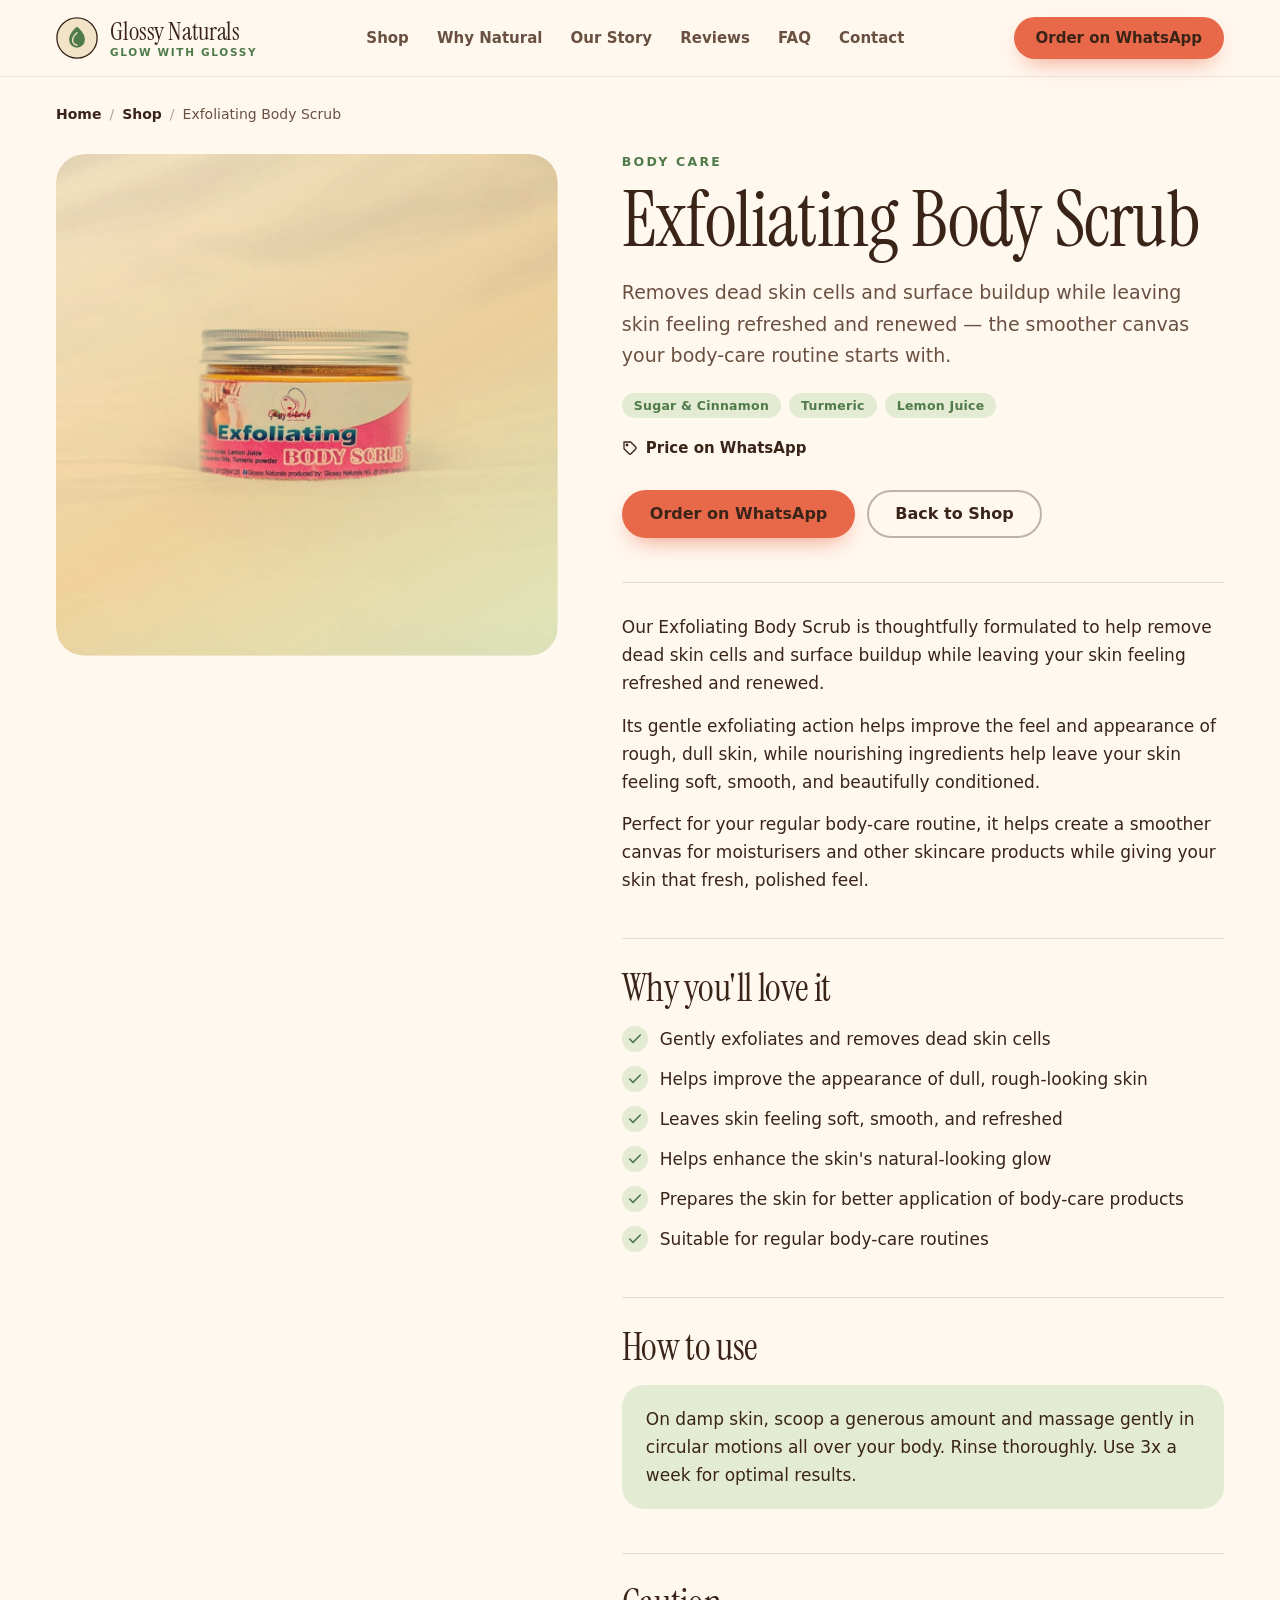
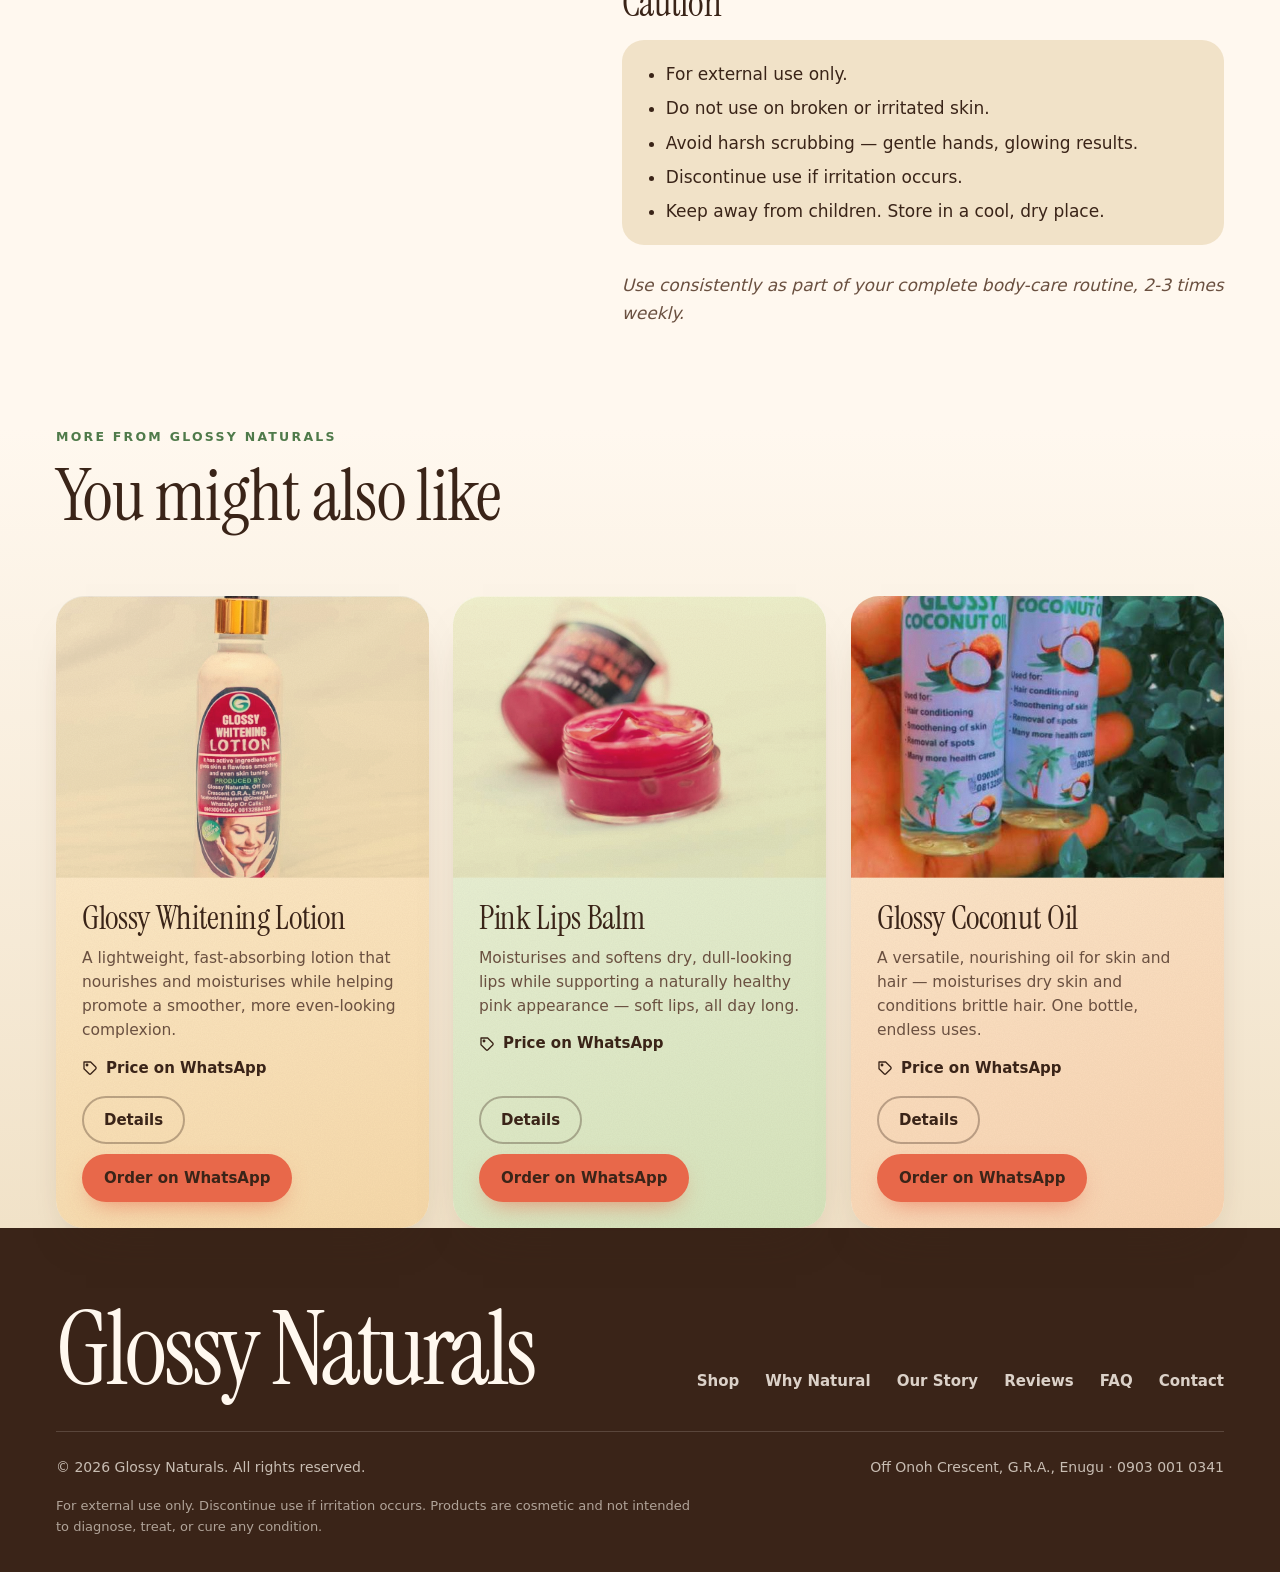
<file: scrub.html>
<!DOCTYPE html>
<html lang="en">
<head>
<meta charset="UTF-8">
<meta name="viewport" content="width=device-width, initial-scale=1.0">
<title>Exfoliating Body Scrub | Glossy Naturals</title>
<meta name="description" content="Removes dead skin cells and surface buildup while leaving skin feeling refreshed and renewed — the smoother canvas your body-care routine starts with.">
<link rel="canonical" href="https://desolatemartial553.github.io/glossy-natural-website/scrub.html">
<link rel="icon" type="image/svg+xml" href="favicon.svg">
<link rel="icon" type="image/png" sizes="32x32" href="favicon-32.png">
<link rel="apple-touch-icon" href="apple-touch-icon.png">
<link rel="manifest" href="site.webmanifest">
<meta name="theme-color" content="#FFF8EF">
<meta property="og:type" content="website">
<meta property="og:site_name" content="Glossy Naturals">
<meta property="og:title" content="Exfoliating Body Scrub | Glossy Naturals">
<meta property="og:description" content="Removes dead skin cells and surface buildup while leaving skin feeling refreshed and renewed — the smoother canvas your body-care routine starts with.">
<meta property="og:url" content="https://desolatemartial553.github.io/glossy-natural-website/scrub.html">
<meta property="og:image" content="https://desolatemartial553.github.io/glossy-natural-website/images/scrub.jpg">
<meta name="twitter:card" content="summary_large_image">
<meta name="twitter:title" content="Exfoliating Body Scrub | Glossy Naturals">
<meta name="twitter:description" content="Removes dead skin cells and surface buildup while leaving skin feeling refreshed and renewed — the smoother canvas your body-care routine starts with.">
<meta name="twitter:image" content="https://desolatemartial553.github.io/glossy-natural-website/images/scrub.jpg">
<script type="application/ld+json">
{
  "@context": "https://schema.org",
  "@type": "Product",
  "name": "Exfoliating Body Scrub",
  "image": "https://desolatemartial553.github.io/glossy-natural-website/images/scrub.jpg",
  "description": "Removes dead skin cells and surface buildup while leaving skin feeling refreshed and renewed — the smoother canvas your body-care routine starts with.",
  "brand": { "@type": "Brand", "name": "Glossy Naturals" }
}
</script>
<link rel="stylesheet" href="fonts/fonts.css">
<link rel="stylesheet" href="fonts/fonts.css">
<link rel="stylesheet" href="css/style.css">
<link rel="stylesheet" href="css/motion.css">
</head>
<body>

<header>
  <div class="nav-wrap">
    <a href="index.html" class="logo">
      <svg class="mark" viewBox="0 0 48 48" fill="none" xmlns="http://www.w3.org/2000/svg" aria-hidden="true" focusable="false">
        <circle cx="24" cy="24" r="23" fill="#F1E2C8" stroke="#3A2418" stroke-width="1.5"/>
        <path d="M24 11c-5 4-9 9-9 15a9 9 0 0018 0c0-6-4-11-9-15z" fill="#4F7A4A"/>
        <path d="M24 18c-2.8 2.4-5 5.4-5 8.6A5 5 0 0024 32" stroke="#F1E2C8" stroke-width="1.6" stroke-linecap="round" fill="none"/>
      </svg>
      <span>Glossy Naturals<small>Glow With Glossy</small></span>
    </a>
    <nav class="links" aria-label="Main">
      <a href="index.html#shop">Shop</a>
      <a href="index.html#ingredients">Why Natural</a>
      <a href="index.html#founder">Our Story</a>
      <a href="index.html#reviews">Reviews</a>
      <a href="index.html#faq">FAQ</a>
      <a href="index.html#contact">Contact</a>
    </nav>
    <div class="nav-cta">
      <a href="https://wa.me/2349030010341?text=Hi%20Glossy%20Naturals%2C%20I%27d%20like%20to%20place%20an%20order" class="btn btn-cta btn-sm" target="_blank" rel="noopener">Order on WhatsApp</a>
      <button class="hamburger" aria-label="Menu" aria-controls="mobileMenu" aria-expanded="false" id="hamburgerBtn">
        <span></span><span></span><span></span>
      </button>
    </div>
  </div>
  <div class="mobile-menu" id="mobileMenu">
    <a href="index.html#shop">Shop</a>
    <a href="index.html#ingredients">Why Natural</a>
    <a href="index.html#founder">Our Story</a>
    <a href="index.html#reviews">Reviews</a>
    <a href="index.html#faq">FAQ</a>
    <a href="index.html#contact">Contact</a>
  </div>
</header>

<main>
<div class="container breadcrumb">
  <a href="index.html">Home</a><span>/</span><a href="index.html#shop">Shop</a><span>/</span>Exfoliating Body Scrub
</div>

<section class="pd-hero">
  <div class="container">
    <div class="pd-image reveal">
      <img src="images/scrub.jpg" alt="Glossy Naturals Exfoliating Body Scrub jar" width="1080" height="1080">
    </div>
    <div class="reveal">
      <span class="eyebrow">Body Care</span>
      <h1 class="pd-title">Exfoliating Body Scrub</h1>
      <p class="pd-summary">Removes dead skin cells and surface buildup while leaving skin feeling refreshed and renewed — the smoother canvas your body-care routine starts with.</p>
      <div class="prod-tags"><span>Sugar &amp; Cinnamon</span><span>Turmeric</span><span>Lemon Juice</span></div>
      <div class="price-tag pd-price"><svg viewBox="0 0 24 24" aria-hidden="true" focusable="false"><path d="M20.6 13.4l-7.2 7.2a2 2 0 01-2.8 0L3 13V3h10l7.6 7.6a2 2 0 010 2.8z"/><circle cx="7.5" cy="7.5" r="1.2"/></svg>Price on WhatsApp</div>
      <div class="pd-ctas">
        <a href="https://wa.me/2349030010341?text=Hi%2C%20I%27d%20like%20to%20order%20the%20Exfoliating%20Body%20Scrub" class="btn btn-cta" target="_blank" rel="noopener">Order on WhatsApp</a>
        <a href="index.html#shop" class="btn btn-ghost">Back to Shop</a>
      </div>

      <div class="pd-block">
        <p>Our Exfoliating Body Scrub is thoughtfully formulated to help remove dead skin cells and surface buildup while leaving your skin feeling refreshed and renewed.</p>
          <p>Its gentle exfoliating action helps improve the feel and appearance of rough, dull skin, while nourishing ingredients help leave your skin feeling soft, smooth, and beautifully conditioned.</p>
          <p>Perfect for your regular body-care routine, it helps create a smoother canvas for moisturisers and other skincare products while giving your skin that fresh, polished feel.</p>
      </div>

      <div class="pd-block">
        <h2>Why you'll love it</h2>
        <ul class="pd-benefits">
            <li><svg viewBox="0 0 24 24" aria-hidden="true" focusable="false"><path d="M20 6L9 17l-5-5" pathLength="1"/></svg><span>Gently exfoliates and removes dead skin cells</span></li>
            <li><svg viewBox="0 0 24 24" aria-hidden="true" focusable="false"><path d="M20 6L9 17l-5-5" pathLength="1"/></svg><span>Helps improve the appearance of dull, rough-looking skin</span></li>
            <li><svg viewBox="0 0 24 24" aria-hidden="true" focusable="false"><path d="M20 6L9 17l-5-5" pathLength="1"/></svg><span>Leaves skin feeling soft, smooth, and refreshed</span></li>
            <li><svg viewBox="0 0 24 24" aria-hidden="true" focusable="false"><path d="M20 6L9 17l-5-5" pathLength="1"/></svg><span>Helps enhance the skin's natural-looking glow</span></li>
            <li><svg viewBox="0 0 24 24" aria-hidden="true" focusable="false"><path d="M20 6L9 17l-5-5" pathLength="1"/></svg><span>Prepares the skin for better application of body-care products</span></li>
            <li><svg viewBox="0 0 24 24" aria-hidden="true" focusable="false"><path d="M20 6L9 17l-5-5" pathLength="1"/></svg><span>Suitable for regular body-care routines</span></li>
        </ul>
      </div>

      <div class="pd-block">
        <h2>How to use</h2>
        <div class="pd-howto">On damp skin, scoop a generous amount and massage gently in circular motions all over your body. Rinse thoroughly. Use 3x a week for optimal results.</div>
      </div>

        <div class="pd-block">
          <h2>Caution</h2>
          <div class="pd-caution">
            <ul>
              <li>For external use only.</li>
              <li>Do not use on broken or irritated skin.</li>
              <li>Avoid harsh scrubbing — gentle hands, glowing results.</li>
              <li>Discontinue use if irritation occurs.</li>
              <li>Keep away from children. Store in a cool, dry place.</li>
            </ul>
          </div>
        </div>
          <p class="pd-note">Use consistently as part of your complete body-care routine, 2-3 times weekly.</p>
    </div>
  </div>
</section>

<section class="related">
  <div class="container">
    <div class="section-head reveal">
      <span class="eyebrow">More From Glossy Naturals</span>
      <h2>You might also like</h2>
    </div>
    <div class="related-grid">
      <article class="prod-card reveal"><div class="prod-in"><div class="prod-img mult"><a href="whitening-lotion.html"><img src="images/lotion.jpg" alt="Glossy Whitening Body Lotion bottle" width="1080" height="1080"></a></div><div class="prod-body">
          <h3><a href="whitening-lotion.html">Glossy Whitening Lotion</a></h3>
          <p class="desc">A lightweight, fast-absorbing lotion that nourishes and moisturises while helping promote a smoother, more even-looking complexion.</p>
          <div class="price-tag"><svg viewBox="0 0 24 24" aria-hidden="true" focusable="false"><path d="M20.6 13.4l-7.2 7.2a2 2 0 01-2.8 0L3 13V3h10l7.6 7.6a2 2 0 010 2.8z"/><circle cx="7.5" cy="7.5" r="1.2"/></svg>Price on WhatsApp</div>
          <div class="prod-actions">
            <a href="whitening-lotion.html" class="btn btn-ghost">Details</a>
            <a href="https://wa.me/2349030010341?text=Hi%2C%20I%27d%20like%20to%20order%20the%20Glossy%20Whitening%20Lotion" class="btn btn-cta" target="_blank" rel="noopener">Order on WhatsApp</a>
          </div></div></div></article>
      <article class="prod-card reveal"><div class="prod-in"><div class="prod-img mult"><a href="lip-balm.html"><img src="images/lipbalm.jpg" alt="Pink Lips Balm open jar" width="1080" height="720"></a></div><div class="prod-body">
          <h3><a href="lip-balm.html">Pink Lips Balm</a></h3>
          <p class="desc">Moisturises and softens dry, dull-looking lips while supporting a naturally healthy pink appearance — soft lips, all day long.</p>
          <div class="price-tag"><svg viewBox="0 0 24 24" aria-hidden="true" focusable="false"><path d="M20.6 13.4l-7.2 7.2a2 2 0 01-2.8 0L3 13V3h10l7.6 7.6a2 2 0 010 2.8z"/><circle cx="7.5" cy="7.5" r="1.2"/></svg>Price on WhatsApp</div>
          <div class="prod-actions">
            <a href="lip-balm.html" class="btn btn-ghost">Details</a>
            <a href="https://wa.me/2349030010341?text=Hi%2C%20I%27d%20like%20to%20order%20the%20Pink%20Lips%20Balm" class="btn btn-cta" target="_blank" rel="noopener">Order on WhatsApp</a>
          </div></div></div></article>
      <article class="prod-card reveal"><div class="prod-in"><div class="prod-img"><a href="coconut-oil.html"><img src="images/coconut-oil.jpg" alt="Glossy Coconut Oil bottles" width="608" height="1080"></a></div><div class="prod-body">
          <h3><a href="coconut-oil.html">Glossy Coconut Oil</a></h3>
          <p class="desc">A versatile, nourishing oil for skin and hair — moisturises dry skin and conditions brittle hair. One bottle, endless uses.</p>
          <div class="price-tag"><svg viewBox="0 0 24 24" aria-hidden="true" focusable="false"><path d="M20.6 13.4l-7.2 7.2a2 2 0 01-2.8 0L3 13V3h10l7.6 7.6a2 2 0 010 2.8z"/><circle cx="7.5" cy="7.5" r="1.2"/></svg>Price on WhatsApp</div>
          <div class="prod-actions">
            <a href="coconut-oil.html" class="btn btn-ghost">Details</a>
            <a href="https://wa.me/2349030010341?text=Hi%2C%20I%27d%20like%20to%20order%20the%20Glossy%20Coconut%20Oil" class="btn btn-cta" target="_blank" rel="noopener">Order on WhatsApp</a>
          </div></div></div></article>
    </div>
  </div>
</section>
</main>

<footer>
  <div class="container">
    <div class="foot-top">
      <div class="foot-logo">Glossy Naturals</div>
      <div class="foot-links">
        <a href="index.html#shop">Shop</a>
        <a href="index.html#ingredients">Why Natural</a>
        <a href="index.html#founder">Our Story</a>
        <a href="index.html#reviews">Reviews</a>
        <a href="index.html#faq">FAQ</a>
        <a href="index.html#contact">Contact</a>
      </div>
    </div>
    <div class="foot-bottom">
      <span>&copy; <span id="year"></span> Glossy Naturals. All rights reserved.</span>
      <span>Off Onoh Crescent, G.R.A., Enugu &middot; 0903 001 0341</span>
    </div>
    <p class="disclaimer">For external use only. Discontinue use if irritation occurs. Products are cosmetic and not intended to diagnose, treat, or cure any condition.</p>
  </div>
</footer>

<div class="sticky-cta">
  <a href="https://wa.me/2349030010341?text=Hi%20Glossy%20Naturals%2C%20I%27d%20like%20to%20place%20an%20order" class="btn btn-cta" target="_blank" rel="noopener">Order on WhatsApp</a>
  <a href="tel:+2349030010341" class="btn btn-ghost" aria-label="Call Glossy Naturals">Call</a>
</div>

<script src="js/script.js"></script>
<script src="js/motion.js"></script>
</body>
</html>
</file>
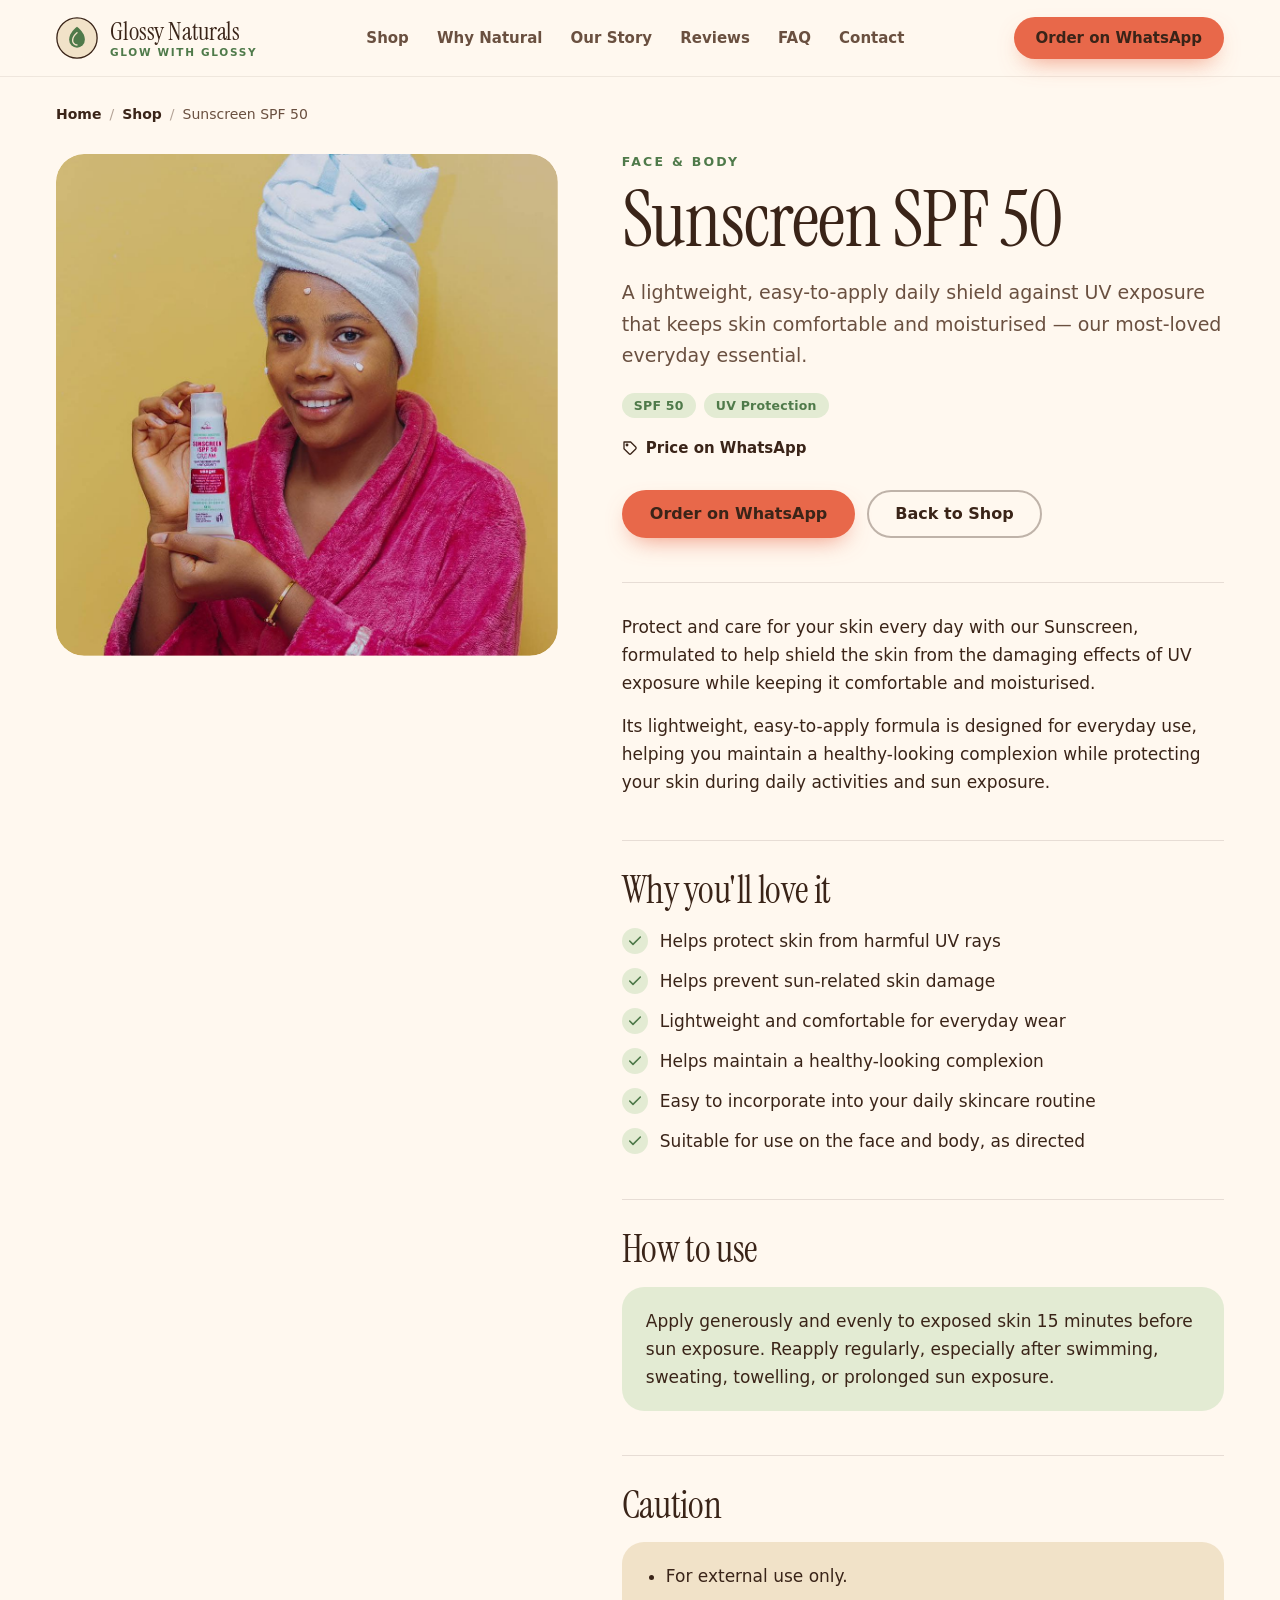
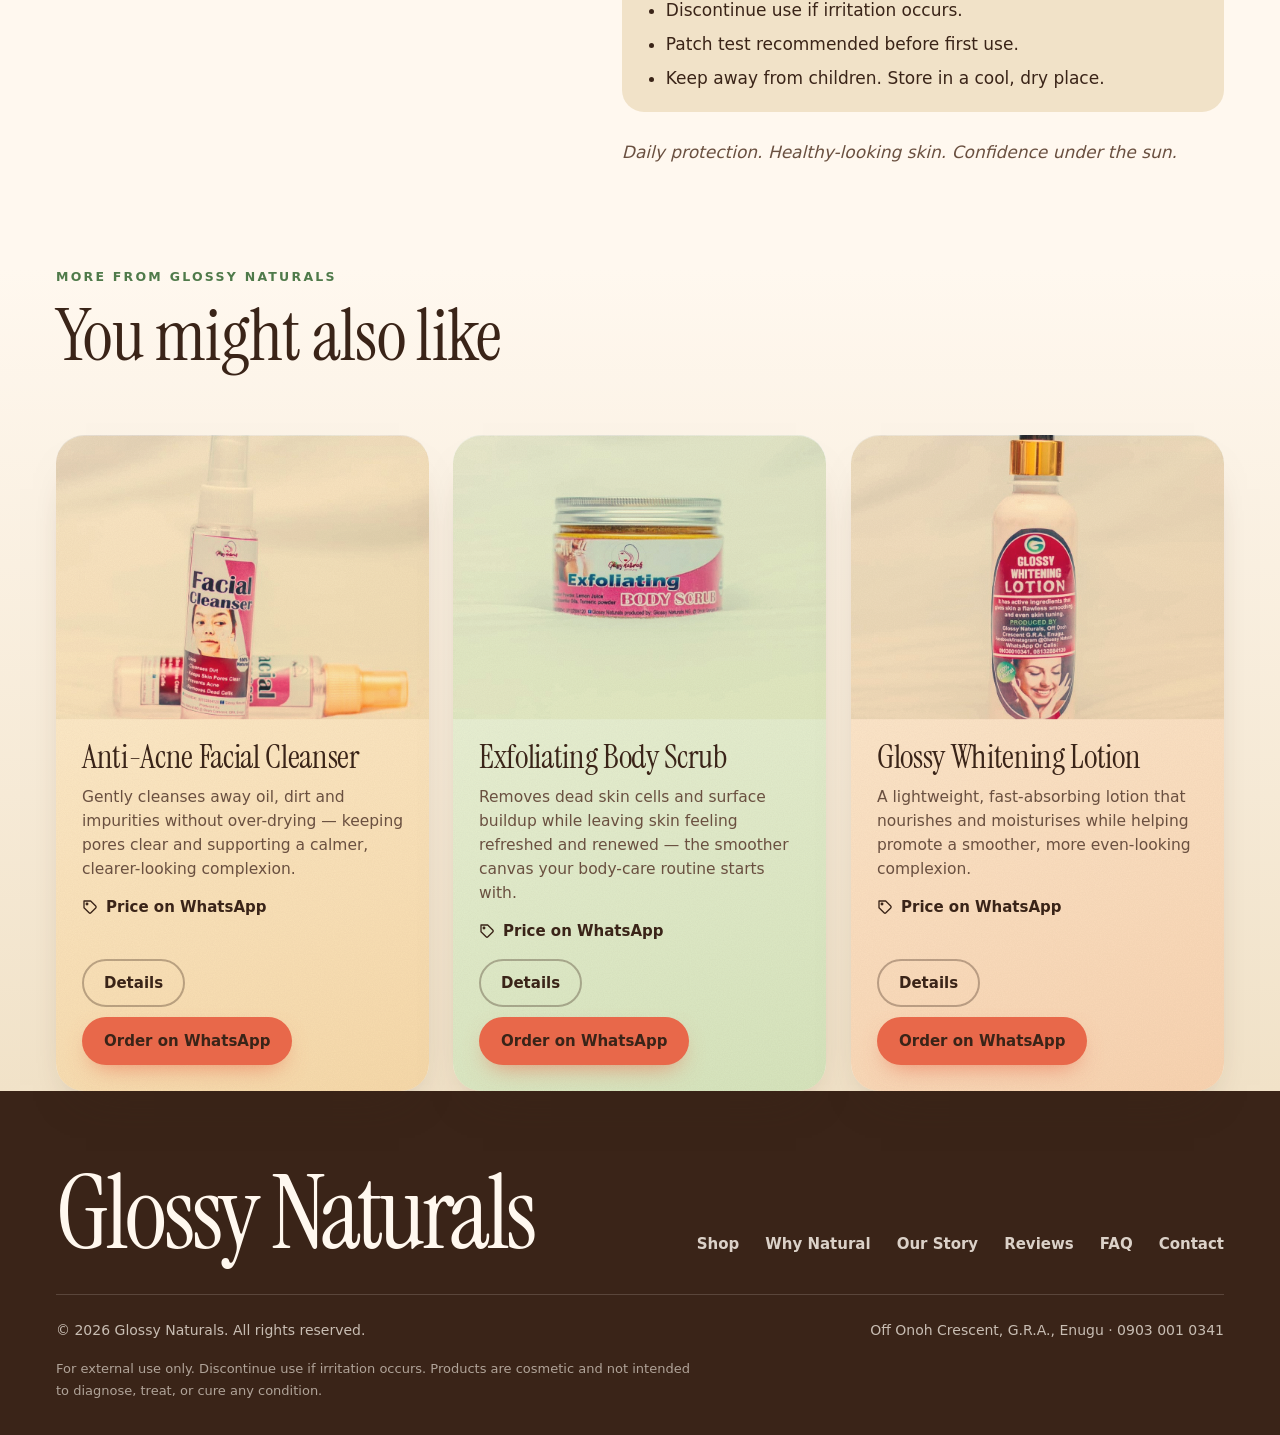
<file: sunscreen.html>
<!DOCTYPE html>
<html lang="en">
<head>
<meta charset="UTF-8">
<meta name="viewport" content="width=device-width, initial-scale=1.0">
<title>Sunscreen SPF 50 | Glossy Naturals</title>
<meta name="description" content="A lightweight, easy-to-apply daily shield against UV exposure that keeps skin comfortable and moisturised — our most-loved everyday essential.">
<link rel="canonical" href="https://desolatemartial553.github.io/glossy-natural-website/sunscreen.html">
<link rel="icon" type="image/svg+xml" href="favicon.svg">
<link rel="icon" type="image/png" sizes="32x32" href="favicon-32.png">
<link rel="apple-touch-icon" href="apple-touch-icon.png">
<link rel="manifest" href="site.webmanifest">
<meta name="theme-color" content="#FFF8EF">
<meta property="og:type" content="website">
<meta property="og:site_name" content="Glossy Naturals">
<meta property="og:title" content="Sunscreen SPF 50 | Glossy Naturals">
<meta property="og:description" content="A lightweight, easy-to-apply daily shield against UV exposure that keeps skin comfortable and moisturised — our most-loved everyday essential.">
<meta property="og:url" content="https://desolatemartial553.github.io/glossy-natural-website/sunscreen.html">
<meta property="og:image" content="https://desolatemartial553.github.io/glossy-natural-website/images/sunscreen-hero.jpg">
<meta name="twitter:card" content="summary_large_image">
<meta name="twitter:title" content="Sunscreen SPF 50 | Glossy Naturals">
<meta name="twitter:description" content="A lightweight, easy-to-apply daily shield against UV exposure that keeps skin comfortable and moisturised — our most-loved everyday essential.">
<meta name="twitter:image" content="https://desolatemartial553.github.io/glossy-natural-website/images/sunscreen-hero.jpg">
<script type="application/ld+json">
{
  "@context": "https://schema.org",
  "@type": "Product",
  "name": "Sunscreen SPF 50",
  "image": "https://desolatemartial553.github.io/glossy-natural-website/images/sunscreen-hero.jpg",
  "description": "A lightweight, easy-to-apply daily shield against UV exposure that keeps skin comfortable and moisturised — our most-loved everyday essential.",
  "brand": { "@type": "Brand", "name": "Glossy Naturals" }
}
</script>
<link rel="stylesheet" href="fonts/fonts.css">
<link rel="stylesheet" href="fonts/fonts.css">
<link rel="stylesheet" href="css/style.css">
<link rel="stylesheet" href="css/motion.css">
</head>
<body>

<header>
  <div class="nav-wrap">
    <a href="index.html" class="logo">
      <svg class="mark" viewBox="0 0 48 48" fill="none" xmlns="http://www.w3.org/2000/svg" aria-hidden="true" focusable="false">
        <circle cx="24" cy="24" r="23" fill="#F1E2C8" stroke="#3A2418" stroke-width="1.5"/>
        <path d="M24 11c-5 4-9 9-9 15a9 9 0 0018 0c0-6-4-11-9-15z" fill="#4F7A4A"/>
        <path d="M24 18c-2.8 2.4-5 5.4-5 8.6A5 5 0 0024 32" stroke="#F1E2C8" stroke-width="1.6" stroke-linecap="round" fill="none"/>
      </svg>
      <span>Glossy Naturals<small>Glow With Glossy</small></span>
    </a>
    <nav class="links" aria-label="Main">
      <a href="index.html#shop">Shop</a>
      <a href="index.html#ingredients">Why Natural</a>
      <a href="index.html#founder">Our Story</a>
      <a href="index.html#reviews">Reviews</a>
      <a href="index.html#faq">FAQ</a>
      <a href="index.html#contact">Contact</a>
    </nav>
    <div class="nav-cta">
      <a href="https://wa.me/2349030010341?text=Hi%20Glossy%20Naturals%2C%20I%27d%20like%20to%20place%20an%20order" class="btn btn-cta btn-sm" target="_blank" rel="noopener">Order on WhatsApp</a>
      <button class="hamburger" aria-label="Menu" aria-controls="mobileMenu" aria-expanded="false" id="hamburgerBtn">
        <span></span><span></span><span></span>
      </button>
    </div>
  </div>
  <div class="mobile-menu" id="mobileMenu">
    <a href="index.html#shop">Shop</a>
    <a href="index.html#ingredients">Why Natural</a>
    <a href="index.html#founder">Our Story</a>
    <a href="index.html#reviews">Reviews</a>
    <a href="index.html#faq">FAQ</a>
    <a href="index.html#contact">Contact</a>
  </div>
</header>

<main>
<div class="container breadcrumb">
  <a href="index.html">Home</a><span>/</span><a href="index.html#shop">Shop</a><span>/</span>Sunscreen SPF 50
</div>

<section class="pd-hero">
  <div class="container">
    <div class="pd-image photo reveal">
      <img src="images/sunscreen-hero.jpg" alt="Glossy Naturals Sunscreen SPF 50 Cream" width="1070" height="1080">
    </div>
    <div class="reveal">
      <span class="eyebrow">Face & Body</span>
      <h1 class="pd-title">Sunscreen SPF 50</h1>
      <p class="pd-summary">A lightweight, easy-to-apply daily shield against UV exposure that keeps skin comfortable and moisturised — our most-loved everyday essential.</p>
      <div class="prod-tags"><span>SPF 50</span><span>UV Protection</span></div>
      <div class="price-tag pd-price"><svg viewBox="0 0 24 24" aria-hidden="true" focusable="false"><path d="M20.6 13.4l-7.2 7.2a2 2 0 01-2.8 0L3 13V3h10l7.6 7.6a2 2 0 010 2.8z"/><circle cx="7.5" cy="7.5" r="1.2"/></svg>Price on WhatsApp</div>
      <div class="pd-ctas">
        <a href="https://wa.me/2349030010341?text=Hi%2C%20I%27d%20like%20to%20order%20the%20Sunscreen%20SPF%2050" class="btn btn-cta" target="_blank" rel="noopener">Order on WhatsApp</a>
        <a href="index.html#shop" class="btn btn-ghost">Back to Shop</a>
      </div>

      <div class="pd-block">
        <p>Protect and care for your skin every day with our Sunscreen, formulated to help shield the skin from the damaging effects of UV exposure while keeping it comfortable and moisturised.</p>
          <p>Its lightweight, easy-to-apply formula is designed for everyday use, helping you maintain a healthy-looking complexion while protecting your skin during daily activities and sun exposure.</p>
      </div>

      <div class="pd-block">
        <h2>Why you'll love it</h2>
        <ul class="pd-benefits">
            <li><svg viewBox="0 0 24 24" aria-hidden="true" focusable="false"><path d="M20 6L9 17l-5-5" pathLength="1"/></svg><span>Helps protect skin from harmful UV rays</span></li>
            <li><svg viewBox="0 0 24 24" aria-hidden="true" focusable="false"><path d="M20 6L9 17l-5-5" pathLength="1"/></svg><span>Helps prevent sun-related skin damage</span></li>
            <li><svg viewBox="0 0 24 24" aria-hidden="true" focusable="false"><path d="M20 6L9 17l-5-5" pathLength="1"/></svg><span>Lightweight and comfortable for everyday wear</span></li>
            <li><svg viewBox="0 0 24 24" aria-hidden="true" focusable="false"><path d="M20 6L9 17l-5-5" pathLength="1"/></svg><span>Helps maintain a healthy-looking complexion</span></li>
            <li><svg viewBox="0 0 24 24" aria-hidden="true" focusable="false"><path d="M20 6L9 17l-5-5" pathLength="1"/></svg><span>Easy to incorporate into your daily skincare routine</span></li>
            <li><svg viewBox="0 0 24 24" aria-hidden="true" focusable="false"><path d="M20 6L9 17l-5-5" pathLength="1"/></svg><span>Suitable for use on the face and body, as directed</span></li>
        </ul>
      </div>

      <div class="pd-block">
        <h2>How to use</h2>
        <div class="pd-howto">Apply generously and evenly to exposed skin 15 minutes before sun exposure. Reapply regularly, especially after swimming, sweating, towelling, or prolonged sun exposure.</div>
      </div>

        <div class="pd-block">
          <h2>Caution</h2>
          <div class="pd-caution">
            <ul>
              <li>For external use only.</li>
              <li>Discontinue use if irritation occurs.</li>
              <li>Patch test recommended before first use.</li>
              <li>Keep away from children. Store in a cool, dry place.</li>
            </ul>
          </div>
        </div>
          <p class="pd-note">Daily protection. Healthy-looking skin. Confidence under the sun.</p>
    </div>
  </div>
</section>

<section class="related">
  <div class="container">
    <div class="section-head reveal">
      <span class="eyebrow">More From Glossy Naturals</span>
      <h2>You might also like</h2>
    </div>
    <div class="related-grid">
      <article class="prod-card reveal"><div class="prod-in"><div class="prod-img mult"><a href="facial-cleanser.html"><img src="images/facial-cleanser.jpg" alt="Glossy Naturals Facial Cleanser bottles" width="1080" height="1080"></a></div><div class="prod-body">
          <h3><a href="facial-cleanser.html">Anti-Acne Facial Cleanser</a></h3>
          <p class="desc">Gently cleanses away oil, dirt and impurities without over-drying — keeping pores clear and supporting a calmer, clearer-looking complexion.</p>
          <div class="price-tag"><svg viewBox="0 0 24 24" aria-hidden="true" focusable="false"><path d="M20.6 13.4l-7.2 7.2a2 2 0 01-2.8 0L3 13V3h10l7.6 7.6a2 2 0 010 2.8z"/><circle cx="7.5" cy="7.5" r="1.2"/></svg>Price on WhatsApp</div>
          <div class="prod-actions">
            <a href="facial-cleanser.html" class="btn btn-ghost">Details</a>
            <a href="https://wa.me/2349030010341?text=Hi%2C%20I%27d%20like%20to%20order%20the%20Anti-Acne%20Facial%20Cleanser" class="btn btn-cta" target="_blank" rel="noopener">Order on WhatsApp</a>
          </div></div></div></article>
      <article class="prod-card reveal"><div class="prod-in"><div class="prod-img mult"><a href="scrub.html"><img src="images/scrub.jpg" alt="Glossy Naturals Exfoliating Body Scrub jar" width="1080" height="1080"></a></div><div class="prod-body">
          <h3><a href="scrub.html">Exfoliating Body Scrub</a></h3>
          <p class="desc">Removes dead skin cells and surface buildup while leaving skin feeling refreshed and renewed — the smoother canvas your body-care routine starts with.</p>
          <div class="price-tag"><svg viewBox="0 0 24 24" aria-hidden="true" focusable="false"><path d="M20.6 13.4l-7.2 7.2a2 2 0 01-2.8 0L3 13V3h10l7.6 7.6a2 2 0 010 2.8z"/><circle cx="7.5" cy="7.5" r="1.2"/></svg>Price on WhatsApp</div>
          <div class="prod-actions">
            <a href="scrub.html" class="btn btn-ghost">Details</a>
            <a href="https://wa.me/2349030010341?text=Hi%2C%20I%27d%20like%20to%20order%20the%20Exfoliating%20Body%20Scrub" class="btn btn-cta" target="_blank" rel="noopener">Order on WhatsApp</a>
          </div></div></div></article>
      <article class="prod-card reveal"><div class="prod-in"><div class="prod-img mult"><a href="whitening-lotion.html"><img src="images/lotion.jpg" alt="Glossy Whitening Body Lotion bottle" width="1080" height="1080"></a></div><div class="prod-body">
          <h3><a href="whitening-lotion.html">Glossy Whitening Lotion</a></h3>
          <p class="desc">A lightweight, fast-absorbing lotion that nourishes and moisturises while helping promote a smoother, more even-looking complexion.</p>
          <div class="price-tag"><svg viewBox="0 0 24 24" aria-hidden="true" focusable="false"><path d="M20.6 13.4l-7.2 7.2a2 2 0 01-2.8 0L3 13V3h10l7.6 7.6a2 2 0 010 2.8z"/><circle cx="7.5" cy="7.5" r="1.2"/></svg>Price on WhatsApp</div>
          <div class="prod-actions">
            <a href="whitening-lotion.html" class="btn btn-ghost">Details</a>
            <a href="https://wa.me/2349030010341?text=Hi%2C%20I%27d%20like%20to%20order%20the%20Glossy%20Whitening%20Lotion" class="btn btn-cta" target="_blank" rel="noopener">Order on WhatsApp</a>
          </div></div></div></article>
    </div>
  </div>
</section>
</main>

<footer>
  <div class="container">
    <div class="foot-top">
      <div class="foot-logo">Glossy Naturals</div>
      <div class="foot-links">
        <a href="index.html#shop">Shop</a>
        <a href="index.html#ingredients">Why Natural</a>
        <a href="index.html#founder">Our Story</a>
        <a href="index.html#reviews">Reviews</a>
        <a href="index.html#faq">FAQ</a>
        <a href="index.html#contact">Contact</a>
      </div>
    </div>
    <div class="foot-bottom">
      <span>&copy; <span id="year"></span> Glossy Naturals. All rights reserved.</span>
      <span>Off Onoh Crescent, G.R.A., Enugu &middot; 0903 001 0341</span>
    </div>
    <p class="disclaimer">For external use only. Discontinue use if irritation occurs. Products are cosmetic and not intended to diagnose, treat, or cure any condition.</p>
  </div>
</footer>

<div class="sticky-cta">
  <a href="https://wa.me/2349030010341?text=Hi%20Glossy%20Naturals%2C%20I%27d%20like%20to%20place%20an%20order" class="btn btn-cta" target="_blank" rel="noopener">Order on WhatsApp</a>
  <a href="tel:+2349030010341" class="btn btn-ghost" aria-label="Call Glossy Naturals">Call</a>
</div>

<script src="js/script.js"></script>
<script src="js/motion.js"></script>
</body>
</html>
</file>
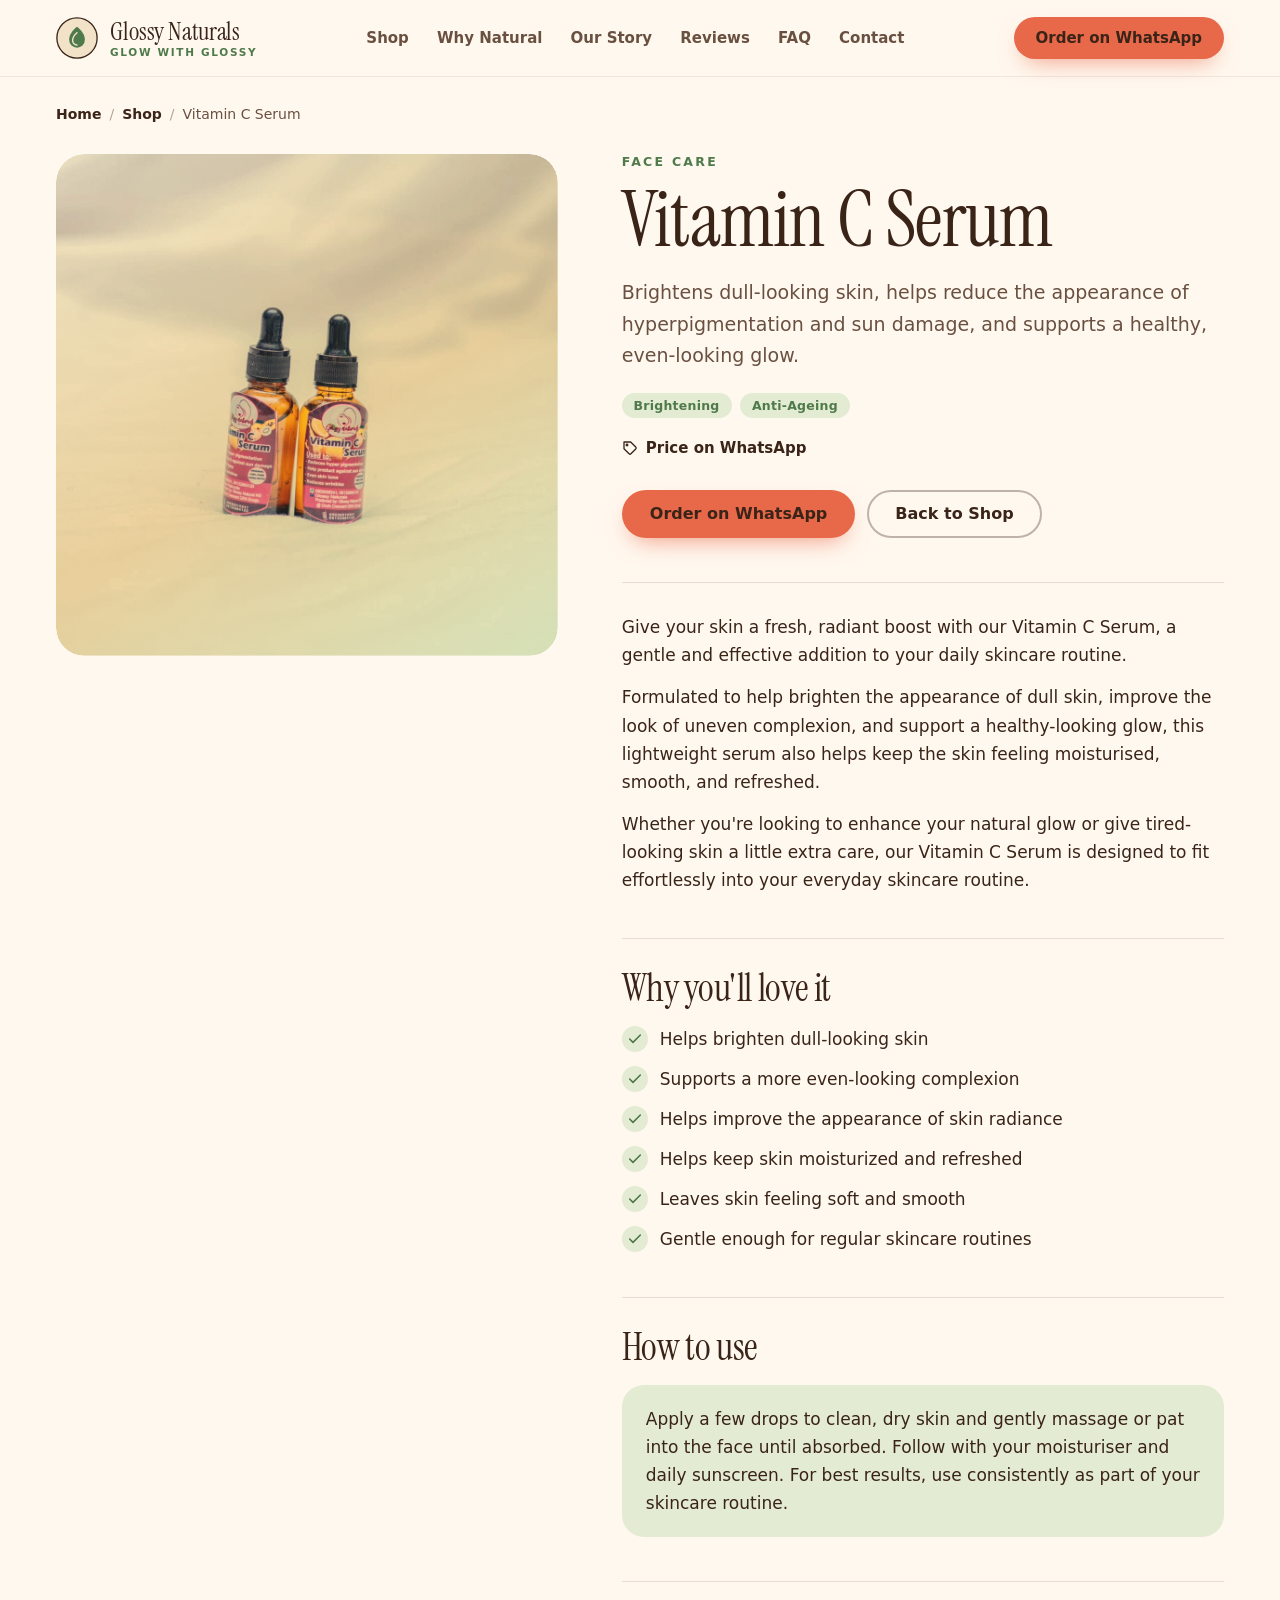
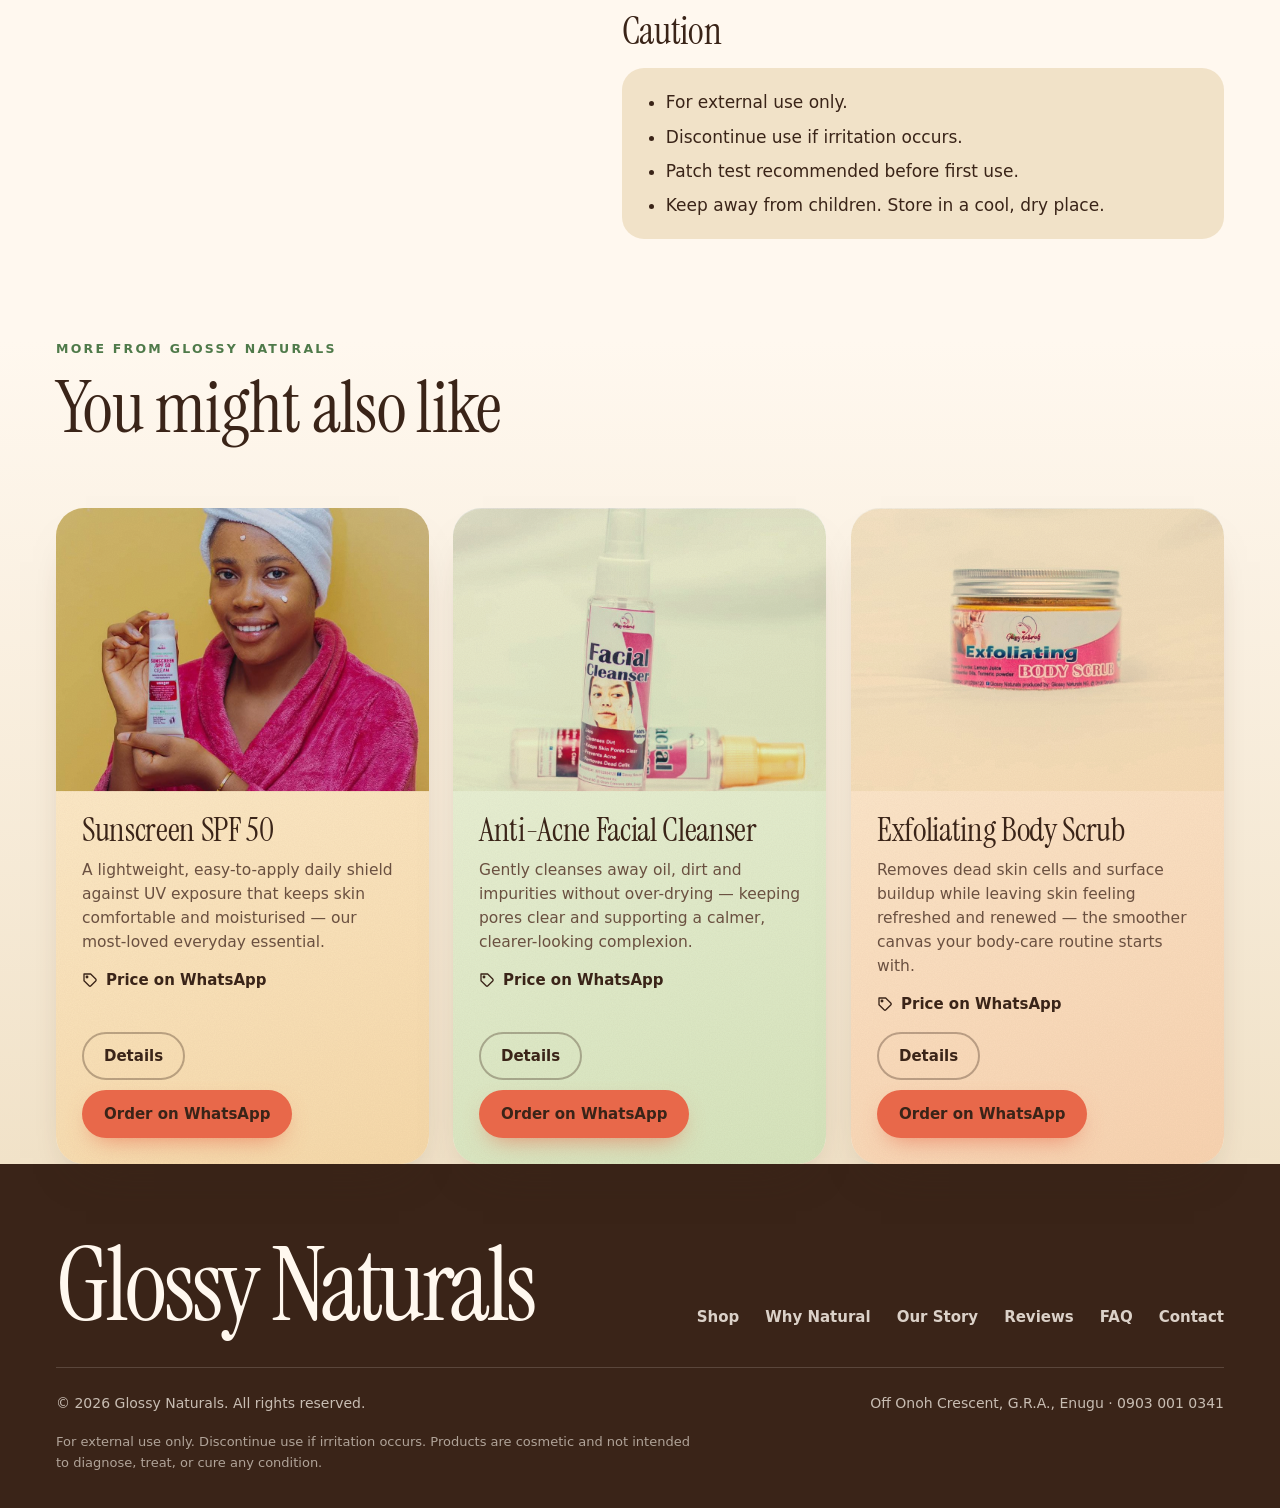
<file: vitamin-c-serum.html>
<!DOCTYPE html>
<html lang="en">
<head>
<meta charset="UTF-8">
<meta name="viewport" content="width=device-width, initial-scale=1.0">
<title>Vitamin C Serum | Glossy Naturals</title>
<meta name="description" content="Brightens dull-looking skin, helps reduce the appearance of hyperpigmentation and sun damage, and supports a healthy, even-looking glow.">
<link rel="canonical" href="https://desolatemartial553.github.io/glossy-natural-website/vitamin-c-serum.html">
<link rel="icon" type="image/svg+xml" href="favicon.svg">
<link rel="icon" type="image/png" sizes="32x32" href="favicon-32.png">
<link rel="apple-touch-icon" href="apple-touch-icon.png">
<link rel="manifest" href="site.webmanifest">
<meta name="theme-color" content="#FFF8EF">
<meta property="og:type" content="website">
<meta property="og:site_name" content="Glossy Naturals">
<meta property="og:title" content="Vitamin C Serum | Glossy Naturals">
<meta property="og:description" content="Brightens dull-looking skin, helps reduce the appearance of hyperpigmentation and sun damage, and supports a healthy, even-looking glow.">
<meta property="og:url" content="https://desolatemartial553.github.io/glossy-natural-website/vitamin-c-serum.html">
<meta property="og:image" content="https://desolatemartial553.github.io/glossy-natural-website/images/vitamin-c-serum.jpg">
<meta name="twitter:card" content="summary_large_image">
<meta name="twitter:title" content="Vitamin C Serum | Glossy Naturals">
<meta name="twitter:description" content="Brightens dull-looking skin, helps reduce the appearance of hyperpigmentation and sun damage, and supports a healthy, even-looking glow.">
<meta name="twitter:image" content="https://desolatemartial553.github.io/glossy-natural-website/images/vitamin-c-serum.jpg">
<script type="application/ld+json">
{
  "@context": "https://schema.org",
  "@type": "Product",
  "name": "Vitamin C Serum",
  "image": "https://desolatemartial553.github.io/glossy-natural-website/images/vitamin-c-serum.jpg",
  "description": "Brightens dull-looking skin, helps reduce the appearance of hyperpigmentation and sun damage, and supports a healthy, even-looking glow.",
  "brand": { "@type": "Brand", "name": "Glossy Naturals" }
}
</script>
<link rel="stylesheet" href="fonts/fonts.css">
<link rel="stylesheet" href="fonts/fonts.css">
<link rel="stylesheet" href="css/style.css">
<link rel="stylesheet" href="css/motion.css">
</head>
<body>

<header>
  <div class="nav-wrap">
    <a href="index.html" class="logo">
      <svg class="mark" viewBox="0 0 48 48" fill="none" xmlns="http://www.w3.org/2000/svg" aria-hidden="true" focusable="false">
        <circle cx="24" cy="24" r="23" fill="#F1E2C8" stroke="#3A2418" stroke-width="1.5"/>
        <path d="M24 11c-5 4-9 9-9 15a9 9 0 0018 0c0-6-4-11-9-15z" fill="#4F7A4A"/>
        <path d="M24 18c-2.8 2.4-5 5.4-5 8.6A5 5 0 0024 32" stroke="#F1E2C8" stroke-width="1.6" stroke-linecap="round" fill="none"/>
      </svg>
      <span>Glossy Naturals<small>Glow With Glossy</small></span>
    </a>
    <nav class="links" aria-label="Main">
      <a href="index.html#shop">Shop</a>
      <a href="index.html#ingredients">Why Natural</a>
      <a href="index.html#founder">Our Story</a>
      <a href="index.html#reviews">Reviews</a>
      <a href="index.html#faq">FAQ</a>
      <a href="index.html#contact">Contact</a>
    </nav>
    <div class="nav-cta">
      <a href="https://wa.me/2349030010341?text=Hi%20Glossy%20Naturals%2C%20I%27d%20like%20to%20place%20an%20order" class="btn btn-cta btn-sm" target="_blank" rel="noopener">Order on WhatsApp</a>
      <button class="hamburger" aria-label="Menu" aria-controls="mobileMenu" aria-expanded="false" id="hamburgerBtn">
        <span></span><span></span><span></span>
      </button>
    </div>
  </div>
  <div class="mobile-menu" id="mobileMenu">
    <a href="index.html#shop">Shop</a>
    <a href="index.html#ingredients">Why Natural</a>
    <a href="index.html#founder">Our Story</a>
    <a href="index.html#reviews">Reviews</a>
    <a href="index.html#faq">FAQ</a>
    <a href="index.html#contact">Contact</a>
  </div>
</header>

<main>
<div class="container breadcrumb">
  <a href="index.html">Home</a><span>/</span><a href="index.html#shop">Shop</a><span>/</span>Vitamin C Serum
</div>

<section class="pd-hero">
  <div class="container">
    <div class="pd-image reveal">
      <img src="images/vitamin-c-serum.jpg" alt="Glossy Naturals Vitamin C Serum bottles" width="1080" height="1080">
    </div>
    <div class="reveal">
      <span class="eyebrow">Face Care</span>
      <h1 class="pd-title">Vitamin C Serum</h1>
      <p class="pd-summary">Brightens dull-looking skin, helps reduce the appearance of hyperpigmentation and sun damage, and supports a healthy, even-looking glow.</p>
      <div class="prod-tags"><span>Brightening</span><span>Anti-Ageing</span></div>
      <div class="price-tag pd-price"><svg viewBox="0 0 24 24" aria-hidden="true" focusable="false"><path d="M20.6 13.4l-7.2 7.2a2 2 0 01-2.8 0L3 13V3h10l7.6 7.6a2 2 0 010 2.8z"/><circle cx="7.5" cy="7.5" r="1.2"/></svg>Price on WhatsApp</div>
      <div class="pd-ctas">
        <a href="https://wa.me/2349030010341?text=Hi%2C%20I%27d%20like%20to%20order%20the%20Vitamin%20C%20Serum" class="btn btn-cta" target="_blank" rel="noopener">Order on WhatsApp</a>
        <a href="index.html#shop" class="btn btn-ghost">Back to Shop</a>
      </div>

      <div class="pd-block">
        <p>Give your skin a fresh, radiant boost with our Vitamin C Serum, a gentle and effective addition to your daily skincare routine.</p>
          <p>Formulated to help brighten the appearance of dull skin, improve the look of uneven complexion, and support a healthy-looking glow, this lightweight serum also helps keep the skin feeling moisturised, smooth, and refreshed.</p>
          <p>Whether you're looking to enhance your natural glow or give tired-looking skin a little extra care, our Vitamin C Serum is designed to fit effortlessly into your everyday skincare routine.</p>
      </div>

      <div class="pd-block">
        <h2>Why you'll love it</h2>
        <ul class="pd-benefits">
            <li><svg viewBox="0 0 24 24" aria-hidden="true" focusable="false"><path d="M20 6L9 17l-5-5" pathLength="1"/></svg><span>Helps brighten dull-looking skin</span></li>
            <li><svg viewBox="0 0 24 24" aria-hidden="true" focusable="false"><path d="M20 6L9 17l-5-5" pathLength="1"/></svg><span>Supports a more even-looking complexion</span></li>
            <li><svg viewBox="0 0 24 24" aria-hidden="true" focusable="false"><path d="M20 6L9 17l-5-5" pathLength="1"/></svg><span>Helps improve the appearance of skin radiance</span></li>
            <li><svg viewBox="0 0 24 24" aria-hidden="true" focusable="false"><path d="M20 6L9 17l-5-5" pathLength="1"/></svg><span>Helps keep skin moisturized and refreshed</span></li>
            <li><svg viewBox="0 0 24 24" aria-hidden="true" focusable="false"><path d="M20 6L9 17l-5-5" pathLength="1"/></svg><span>Leaves skin feeling soft and smooth</span></li>
            <li><svg viewBox="0 0 24 24" aria-hidden="true" focusable="false"><path d="M20 6L9 17l-5-5" pathLength="1"/></svg><span>Gentle enough for regular skincare routines</span></li>
        </ul>
      </div>

      <div class="pd-block">
        <h2>How to use</h2>
        <div class="pd-howto">Apply a few drops to clean, dry skin and gently massage or pat into the face until absorbed. Follow with your moisturiser and daily sunscreen. For best results, use consistently as part of your skincare routine.</div>
      </div>

        <div class="pd-block">
          <h2>Caution</h2>
          <div class="pd-caution">
            <ul>
              <li>For external use only.</li>
              <li>Discontinue use if irritation occurs.</li>
              <li>Patch test recommended before first use.</li>
              <li>Keep away from children. Store in a cool, dry place.</li>
            </ul>
          </div>
        </div>
    </div>
  </div>
</section>

<section class="related">
  <div class="container">
    <div class="section-head reveal">
      <span class="eyebrow">More From Glossy Naturals</span>
      <h2>You might also like</h2>
    </div>
    <div class="related-grid">
      <article class="prod-card reveal"><div class="prod-in"><div class="prod-img"><a href="sunscreen.html"><img src="images/sunscreen-hero.jpg" alt="Glossy Naturals Sunscreen SPF 50 Cream" width="1070" height="1080"></a></div><div class="prod-body">
          <h3><a href="sunscreen.html">Sunscreen SPF 50</a></h3>
          <p class="desc">A lightweight, easy-to-apply daily shield against UV exposure that keeps skin comfortable and moisturised — our most-loved everyday essential.</p>
          <div class="price-tag"><svg viewBox="0 0 24 24" aria-hidden="true" focusable="false"><path d="M20.6 13.4l-7.2 7.2a2 2 0 01-2.8 0L3 13V3h10l7.6 7.6a2 2 0 010 2.8z"/><circle cx="7.5" cy="7.5" r="1.2"/></svg>Price on WhatsApp</div>
          <div class="prod-actions">
            <a href="sunscreen.html" class="btn btn-ghost">Details</a>
            <a href="https://wa.me/2349030010341?text=Hi%2C%20I%27d%20like%20to%20order%20the%20Sunscreen%20SPF%2050" class="btn btn-cta" target="_blank" rel="noopener">Order on WhatsApp</a>
          </div></div></div></article>
      <article class="prod-card reveal"><div class="prod-in"><div class="prod-img mult"><a href="facial-cleanser.html"><img src="images/facial-cleanser.jpg" alt="Glossy Naturals Facial Cleanser bottles" width="1080" height="1080"></a></div><div class="prod-body">
          <h3><a href="facial-cleanser.html">Anti-Acne Facial Cleanser</a></h3>
          <p class="desc">Gently cleanses away oil, dirt and impurities without over-drying — keeping pores clear and supporting a calmer, clearer-looking complexion.</p>
          <div class="price-tag"><svg viewBox="0 0 24 24" aria-hidden="true" focusable="false"><path d="M20.6 13.4l-7.2 7.2a2 2 0 01-2.8 0L3 13V3h10l7.6 7.6a2 2 0 010 2.8z"/><circle cx="7.5" cy="7.5" r="1.2"/></svg>Price on WhatsApp</div>
          <div class="prod-actions">
            <a href="facial-cleanser.html" class="btn btn-ghost">Details</a>
            <a href="https://wa.me/2349030010341?text=Hi%2C%20I%27d%20like%20to%20order%20the%20Anti-Acne%20Facial%20Cleanser" class="btn btn-cta" target="_blank" rel="noopener">Order on WhatsApp</a>
          </div></div></div></article>
      <article class="prod-card reveal"><div class="prod-in"><div class="prod-img mult"><a href="scrub.html"><img src="images/scrub.jpg" alt="Glossy Naturals Exfoliating Body Scrub jar" width="1080" height="1080"></a></div><div class="prod-body">
          <h3><a href="scrub.html">Exfoliating Body Scrub</a></h3>
          <p class="desc">Removes dead skin cells and surface buildup while leaving skin feeling refreshed and renewed — the smoother canvas your body-care routine starts with.</p>
          <div class="price-tag"><svg viewBox="0 0 24 24" aria-hidden="true" focusable="false"><path d="M20.6 13.4l-7.2 7.2a2 2 0 01-2.8 0L3 13V3h10l7.6 7.6a2 2 0 010 2.8z"/><circle cx="7.5" cy="7.5" r="1.2"/></svg>Price on WhatsApp</div>
          <div class="prod-actions">
            <a href="scrub.html" class="btn btn-ghost">Details</a>
            <a href="https://wa.me/2349030010341?text=Hi%2C%20I%27d%20like%20to%20order%20the%20Exfoliating%20Body%20Scrub" class="btn btn-cta" target="_blank" rel="noopener">Order on WhatsApp</a>
          </div></div></div></article>
    </div>
  </div>
</section>
</main>

<footer>
  <div class="container">
    <div class="foot-top">
      <div class="foot-logo">Glossy Naturals</div>
      <div class="foot-links">
        <a href="index.html#shop">Shop</a>
        <a href="index.html#ingredients">Why Natural</a>
        <a href="index.html#founder">Our Story</a>
        <a href="index.html#reviews">Reviews</a>
        <a href="index.html#faq">FAQ</a>
        <a href="index.html#contact">Contact</a>
      </div>
    </div>
    <div class="foot-bottom">
      <span>&copy; <span id="year"></span> Glossy Naturals. All rights reserved.</span>
      <span>Off Onoh Crescent, G.R.A., Enugu &middot; 0903 001 0341</span>
    </div>
    <p class="disclaimer">For external use only. Discontinue use if irritation occurs. Products are cosmetic and not intended to diagnose, treat, or cure any condition.</p>
  </div>
</footer>

<div class="sticky-cta">
  <a href="https://wa.me/2349030010341?text=Hi%20Glossy%20Naturals%2C%20I%27d%20like%20to%20place%20an%20order" class="btn btn-cta" target="_blank" rel="noopener">Order on WhatsApp</a>
  <a href="tel:+2349030010341" class="btn btn-ghost" aria-label="Call Glossy Naturals">Call</a>
</div>

<script src="js/script.js"></script>
<script src="js/motion.js"></script>
</body>
</html>
</file>
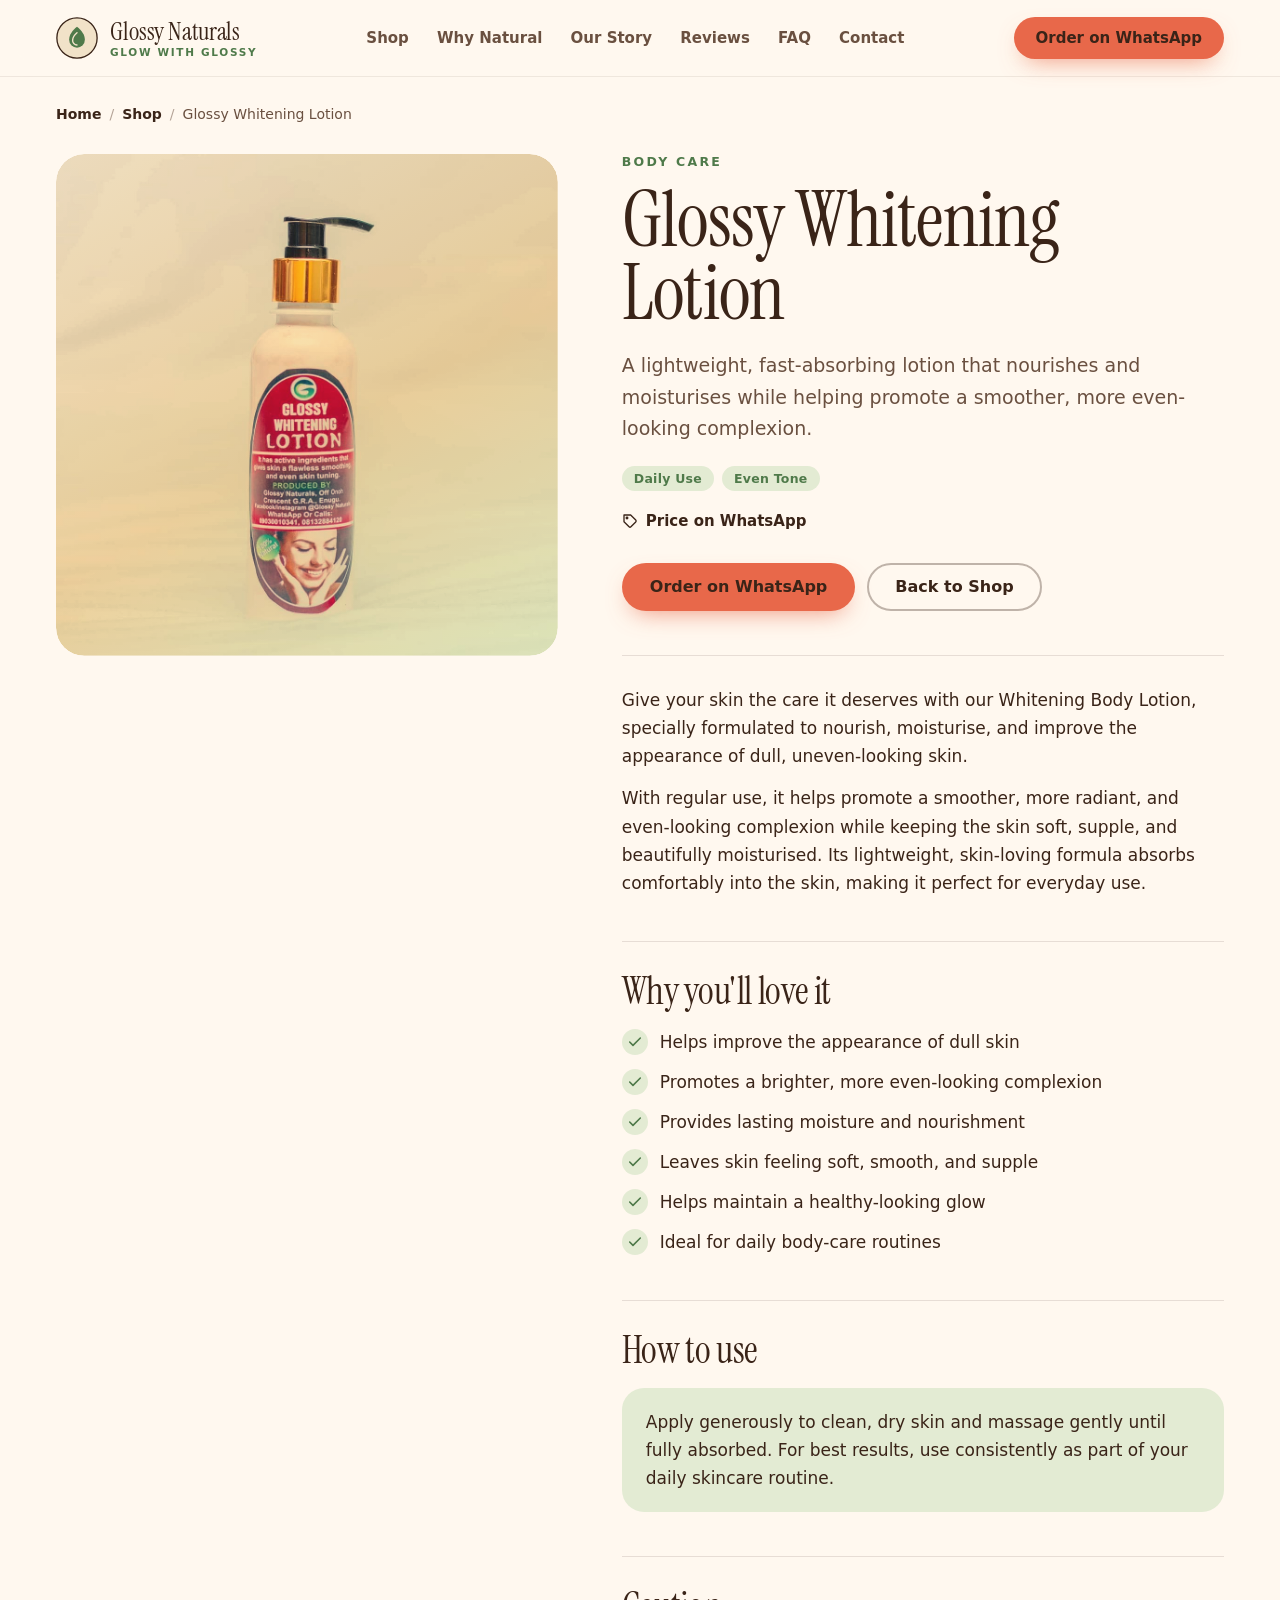
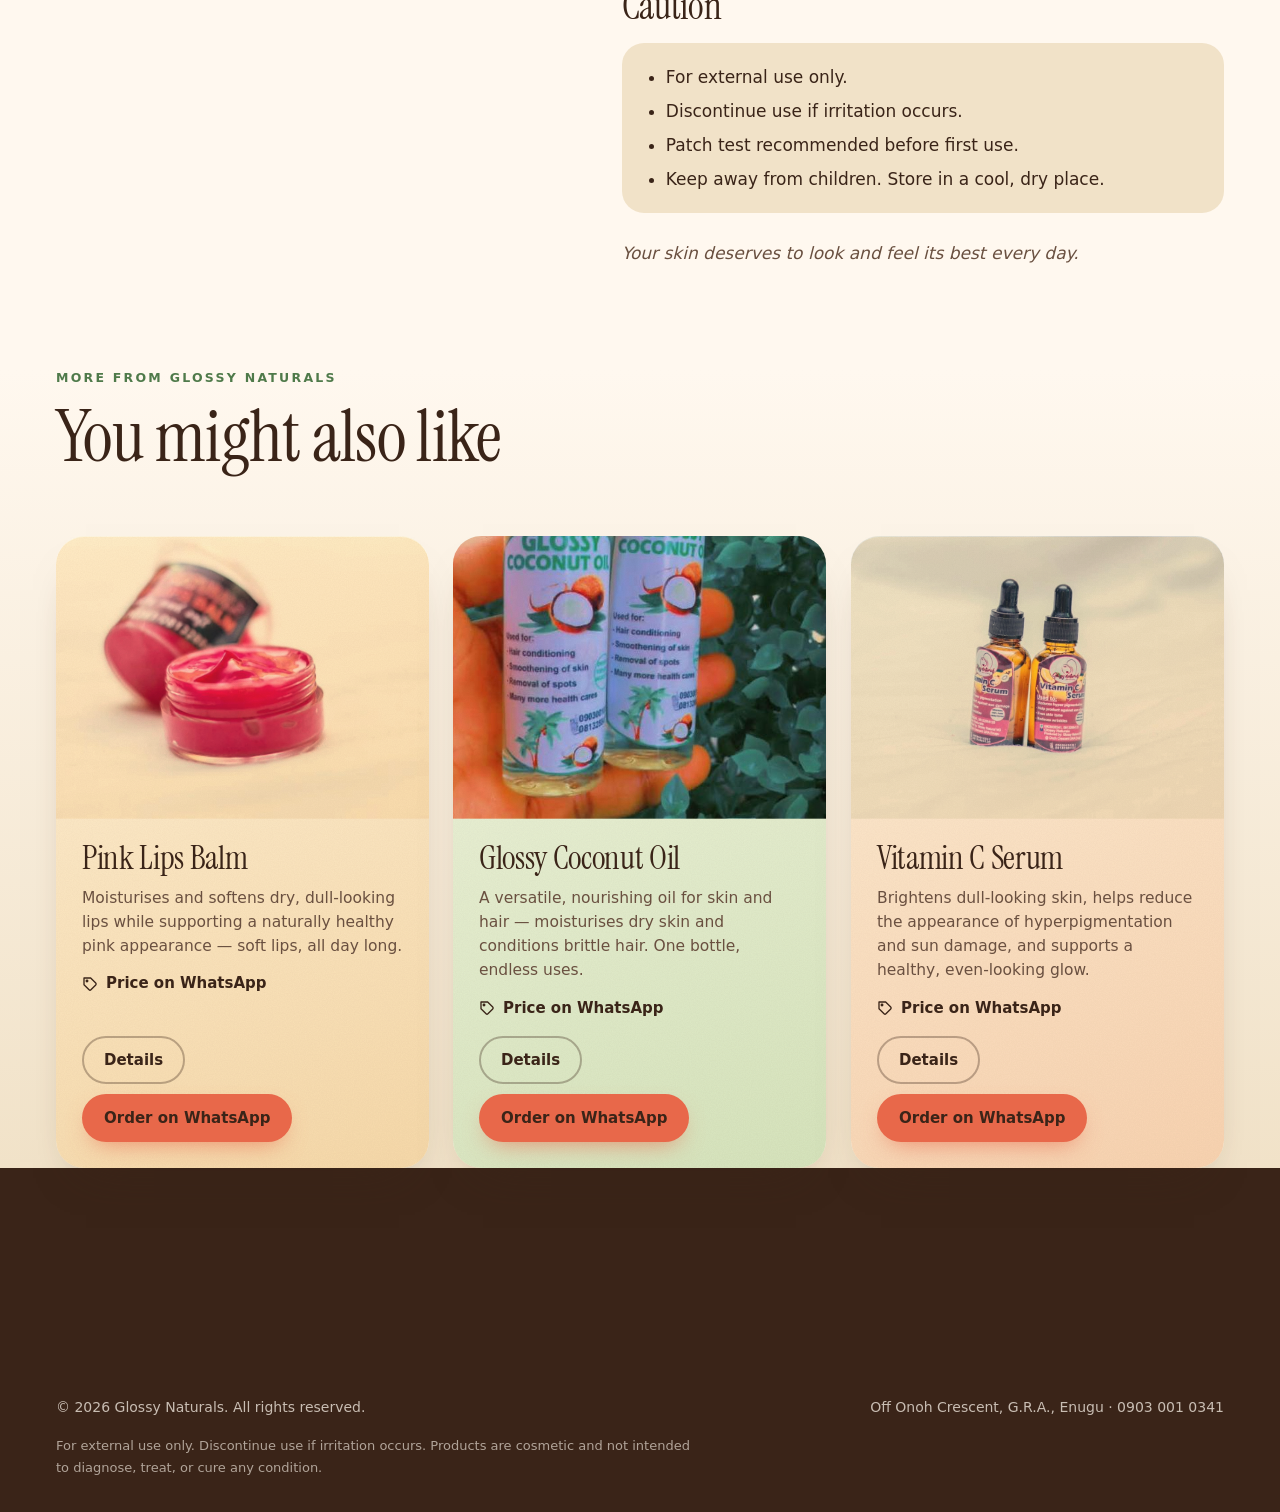
<file: whitening-lotion.html>
<!DOCTYPE html>
<html lang="en">
<head>
<meta charset="UTF-8">
<meta name="viewport" content="width=device-width, initial-scale=1.0">
<title>Glossy Whitening Lotion | Glossy Naturals</title>
<meta name="description" content="A lightweight, fast-absorbing lotion that nourishes and moisturises while helping promote a smoother, more even-looking complexion.">
<link rel="canonical" href="https://desolatemartial553.github.io/glossy-natural-website/whitening-lotion.html">
<link rel="icon" type="image/svg+xml" href="favicon.svg">
<link rel="icon" type="image/png" sizes="32x32" href="favicon-32.png">
<link rel="apple-touch-icon" href="apple-touch-icon.png">
<link rel="manifest" href="site.webmanifest">
<meta name="theme-color" content="#FFF8EF">
<meta property="og:type" content="website">
<meta property="og:site_name" content="Glossy Naturals">
<meta property="og:title" content="Glossy Whitening Lotion | Glossy Naturals">
<meta property="og:description" content="A lightweight, fast-absorbing lotion that nourishes and moisturises while helping promote a smoother, more even-looking complexion.">
<meta property="og:url" content="https://desolatemartial553.github.io/glossy-natural-website/whitening-lotion.html">
<meta property="og:image" content="https://desolatemartial553.github.io/glossy-natural-website/images/lotion.jpg">
<meta name="twitter:card" content="summary_large_image">
<meta name="twitter:title" content="Glossy Whitening Lotion | Glossy Naturals">
<meta name="twitter:description" content="A lightweight, fast-absorbing lotion that nourishes and moisturises while helping promote a smoother, more even-looking complexion.">
<meta name="twitter:image" content="https://desolatemartial553.github.io/glossy-natural-website/images/lotion.jpg">
<script type="application/ld+json">
{
  "@context": "https://schema.org",
  "@type": "Product",
  "name": "Glossy Whitening Lotion",
  "image": "https://desolatemartial553.github.io/glossy-natural-website/images/lotion.jpg",
  "description": "A lightweight, fast-absorbing lotion that nourishes and moisturises while helping promote a smoother, more even-looking complexion.",
  "brand": { "@type": "Brand", "name": "Glossy Naturals" }
}
</script>
<link rel="stylesheet" href="fonts/fonts.css">
<link rel="stylesheet" href="fonts/fonts.css">
<link rel="stylesheet" href="css/style.css">
<link rel="stylesheet" href="css/motion.css">
</head>
<body>

<header>
  <div class="nav-wrap">
    <a href="index.html" class="logo">
      <svg class="mark" viewBox="0 0 48 48" fill="none" xmlns="http://www.w3.org/2000/svg" aria-hidden="true" focusable="false">
        <circle cx="24" cy="24" r="23" fill="#F1E2C8" stroke="#3A2418" stroke-width="1.5"/>
        <path d="M24 11c-5 4-9 9-9 15a9 9 0 0018 0c0-6-4-11-9-15z" fill="#4F7A4A"/>
        <path d="M24 18c-2.8 2.4-5 5.4-5 8.6A5 5 0 0024 32" stroke="#F1E2C8" stroke-width="1.6" stroke-linecap="round" fill="none"/>
      </svg>
      <span>Glossy Naturals<small>Glow With Glossy</small></span>
    </a>
    <nav class="links" aria-label="Main">
      <a href="index.html#shop">Shop</a>
      <a href="index.html#ingredients">Why Natural</a>
      <a href="index.html#founder">Our Story</a>
      <a href="index.html#reviews">Reviews</a>
      <a href="index.html#faq">FAQ</a>
      <a href="index.html#contact">Contact</a>
    </nav>
    <div class="nav-cta">
      <a href="https://wa.me/2349030010341?text=Hi%20Glossy%20Naturals%2C%20I%27d%20like%20to%20place%20an%20order" class="btn btn-cta btn-sm" target="_blank" rel="noopener">Order on WhatsApp</a>
      <button class="hamburger" aria-label="Menu" aria-controls="mobileMenu" aria-expanded="false" id="hamburgerBtn">
        <span></span><span></span><span></span>
      </button>
    </div>
  </div>
  <div class="mobile-menu" id="mobileMenu">
    <a href="index.html#shop">Shop</a>
    <a href="index.html#ingredients">Why Natural</a>
    <a href="index.html#founder">Our Story</a>
    <a href="index.html#reviews">Reviews</a>
    <a href="index.html#faq">FAQ</a>
    <a href="index.html#contact">Contact</a>
  </div>
</header>

<main>
<div class="container breadcrumb">
  <a href="index.html">Home</a><span>/</span><a href="index.html#shop">Shop</a><span>/</span>Glossy Whitening Lotion
</div>

<section class="pd-hero">
  <div class="container">
    <div class="pd-image reveal">
      <img src="images/lotion.jpg" alt="Glossy Whitening Body Lotion bottle" width="1080" height="1080">
    </div>
    <div class="reveal">
      <span class="eyebrow">Body Care</span>
      <h1 class="pd-title">Glossy Whitening Lotion</h1>
      <p class="pd-summary">A lightweight, fast-absorbing lotion that nourishes and moisturises while helping promote a smoother, more even-looking complexion.</p>
      <div class="prod-tags"><span>Daily Use</span><span>Even Tone</span></div>
      <div class="price-tag pd-price"><svg viewBox="0 0 24 24" aria-hidden="true" focusable="false"><path d="M20.6 13.4l-7.2 7.2a2 2 0 01-2.8 0L3 13V3h10l7.6 7.6a2 2 0 010 2.8z"/><circle cx="7.5" cy="7.5" r="1.2"/></svg>Price on WhatsApp</div>
      <div class="pd-ctas">
        <a href="https://wa.me/2349030010341?text=Hi%2C%20I%27d%20like%20to%20order%20the%20Glossy%20Whitening%20Lotion" class="btn btn-cta" target="_blank" rel="noopener">Order on WhatsApp</a>
        <a href="index.html#shop" class="btn btn-ghost">Back to Shop</a>
      </div>

      <div class="pd-block">
        <p>Give your skin the care it deserves with our Whitening Body Lotion, specially formulated to nourish, moisturise, and improve the appearance of dull, uneven-looking skin.</p>
          <p>With regular use, it helps promote a smoother, more radiant, and even-looking complexion while keeping the skin soft, supple, and beautifully moisturised. Its lightweight, skin-loving formula absorbs comfortably into the skin, making it perfect for everyday use.</p>
      </div>

      <div class="pd-block">
        <h2>Why you'll love it</h2>
        <ul class="pd-benefits">
            <li><svg viewBox="0 0 24 24" aria-hidden="true" focusable="false"><path d="M20 6L9 17l-5-5" pathLength="1"/></svg><span>Helps improve the appearance of dull skin</span></li>
            <li><svg viewBox="0 0 24 24" aria-hidden="true" focusable="false"><path d="M20 6L9 17l-5-5" pathLength="1"/></svg><span>Promotes a brighter, more even-looking complexion</span></li>
            <li><svg viewBox="0 0 24 24" aria-hidden="true" focusable="false"><path d="M20 6L9 17l-5-5" pathLength="1"/></svg><span>Provides lasting moisture and nourishment</span></li>
            <li><svg viewBox="0 0 24 24" aria-hidden="true" focusable="false"><path d="M20 6L9 17l-5-5" pathLength="1"/></svg><span>Leaves skin feeling soft, smooth, and supple</span></li>
            <li><svg viewBox="0 0 24 24" aria-hidden="true" focusable="false"><path d="M20 6L9 17l-5-5" pathLength="1"/></svg><span>Helps maintain a healthy-looking glow</span></li>
            <li><svg viewBox="0 0 24 24" aria-hidden="true" focusable="false"><path d="M20 6L9 17l-5-5" pathLength="1"/></svg><span>Ideal for daily body-care routines</span></li>
        </ul>
      </div>

      <div class="pd-block">
        <h2>How to use</h2>
        <div class="pd-howto">Apply generously to clean, dry skin and massage gently until fully absorbed. For best results, use consistently as part of your daily skincare routine.</div>
      </div>

        <div class="pd-block">
          <h2>Caution</h2>
          <div class="pd-caution">
            <ul>
              <li>For external use only.</li>
              <li>Discontinue use if irritation occurs.</li>
              <li>Patch test recommended before first use.</li>
              <li>Keep away from children. Store in a cool, dry place.</li>
            </ul>
          </div>
        </div>
          <p class="pd-note">Your skin deserves to look and feel its best every day.</p>
    </div>
  </div>
</section>

<section class="related">
  <div class="container">
    <div class="section-head reveal">
      <span class="eyebrow">More From Glossy Naturals</span>
      <h2>You might also like</h2>
    </div>
    <div class="related-grid">
      <article class="prod-card reveal"><div class="prod-in"><div class="prod-img mult"><a href="lip-balm.html"><img src="images/lipbalm.jpg" alt="Pink Lips Balm open jar" width="1080" height="720"></a></div><div class="prod-body">
          <h3><a href="lip-balm.html">Pink Lips Balm</a></h3>
          <p class="desc">Moisturises and softens dry, dull-looking lips while supporting a naturally healthy pink appearance — soft lips, all day long.</p>
          <div class="price-tag"><svg viewBox="0 0 24 24" aria-hidden="true" focusable="false"><path d="M20.6 13.4l-7.2 7.2a2 2 0 01-2.8 0L3 13V3h10l7.6 7.6a2 2 0 010 2.8z"/><circle cx="7.5" cy="7.5" r="1.2"/></svg>Price on WhatsApp</div>
          <div class="prod-actions">
            <a href="lip-balm.html" class="btn btn-ghost">Details</a>
            <a href="https://wa.me/2349030010341?text=Hi%2C%20I%27d%20like%20to%20order%20the%20Pink%20Lips%20Balm" class="btn btn-cta" target="_blank" rel="noopener">Order on WhatsApp</a>
          </div></div></div></article>
      <article class="prod-card reveal"><div class="prod-in"><div class="prod-img"><a href="coconut-oil.html"><img src="images/coconut-oil.jpg" alt="Glossy Coconut Oil bottles" width="608" height="1080"></a></div><div class="prod-body">
          <h3><a href="coconut-oil.html">Glossy Coconut Oil</a></h3>
          <p class="desc">A versatile, nourishing oil for skin and hair — moisturises dry skin and conditions brittle hair. One bottle, endless uses.</p>
          <div class="price-tag"><svg viewBox="0 0 24 24" aria-hidden="true" focusable="false"><path d="M20.6 13.4l-7.2 7.2a2 2 0 01-2.8 0L3 13V3h10l7.6 7.6a2 2 0 010 2.8z"/><circle cx="7.5" cy="7.5" r="1.2"/></svg>Price on WhatsApp</div>
          <div class="prod-actions">
            <a href="coconut-oil.html" class="btn btn-ghost">Details</a>
            <a href="https://wa.me/2349030010341?text=Hi%2C%20I%27d%20like%20to%20order%20the%20Glossy%20Coconut%20Oil" class="btn btn-cta" target="_blank" rel="noopener">Order on WhatsApp</a>
          </div></div></div></article>
      <article class="prod-card reveal"><div class="prod-in"><div class="prod-img mult"><a href="vitamin-c-serum.html"><img src="images/vitamin-c-serum.jpg" alt="Glossy Naturals Vitamin C Serum bottles" width="1080" height="1080"></a></div><div class="prod-body">
          <h3><a href="vitamin-c-serum.html">Vitamin C Serum</a></h3>
          <p class="desc">Brightens dull-looking skin, helps reduce the appearance of hyperpigmentation and sun damage, and supports a healthy, even-looking glow.</p>
          <div class="price-tag"><svg viewBox="0 0 24 24" aria-hidden="true" focusable="false"><path d="M20.6 13.4l-7.2 7.2a2 2 0 01-2.8 0L3 13V3h10l7.6 7.6a2 2 0 010 2.8z"/><circle cx="7.5" cy="7.5" r="1.2"/></svg>Price on WhatsApp</div>
          <div class="prod-actions">
            <a href="vitamin-c-serum.html" class="btn btn-ghost">Details</a>
            <a href="https://wa.me/2349030010341?text=Hi%2C%20I%27d%20like%20to%20order%20the%20Vitamin%20C%20Serum" class="btn btn-cta" target="_blank" rel="noopener">Order on WhatsApp</a>
          </div></div></div></article>
    </div>
  </div>
</section>
</main>

<footer>
  <div class="container">
    <div class="foot-top">
      <div class="foot-logo">Glossy Naturals</div>
      <div class="foot-links">
        <a href="index.html#shop">Shop</a>
        <a href="index.html#ingredients">Why Natural</a>
        <a href="index.html#founder">Our Story</a>
        <a href="index.html#reviews">Reviews</a>
        <a href="index.html#faq">FAQ</a>
        <a href="index.html#contact">Contact</a>
      </div>
    </div>
    <div class="foot-bottom">
      <span>&copy; <span id="year"></span> Glossy Naturals. All rights reserved.</span>
      <span>Off Onoh Crescent, G.R.A., Enugu &middot; 0903 001 0341</span>
    </div>
    <p class="disclaimer">For external use only. Discontinue use if irritation occurs. Products are cosmetic and not intended to diagnose, treat, or cure any condition.</p>
  </div>
</footer>

<div class="sticky-cta">
  <a href="https://wa.me/2349030010341?text=Hi%20Glossy%20Naturals%2C%20I%27d%20like%20to%20place%20an%20order" class="btn btn-cta" target="_blank" rel="noopener">Order on WhatsApp</a>
  <a href="tel:+2349030010341" class="btn btn-ghost" aria-label="Call Glossy Naturals">Call</a>
</div>

<script src="js/script.js"></script>
<script src="js/motion.js"></script>
</body>
</html>
</file>
<file: fonts/fonts.css>
/* Added 2026-11-03 for the redesign (OFL, self-hosted, latin). */
@font-face {
  font-family: 'Instrument Serif';
  font-style: italic;
  font-weight: 400;
  font-display: swap;
  src: url(instrumentserif-jizHRFtNs2ka5fXjeivQ4LroWlx-6zAjjH7M.woff2) format('woff2');
  unicode-range: U+0000-00FF, U+0131, U+0152-0153, U+02BB-02BC, U+02C6, U+02DA, U+02DC, U+0304, U+0308, U+0329, U+2000-206F, U+20AC, U+2122, U+2191, U+2193, U+2212, U+2215, U+FEFF, U+FFFD;
}
@font-face {
  font-family: 'Instrument Serif';
  font-style: normal;
  font-weight: 400;
  font-display: swap;
  src: url(instrumentserif-jizBRFtNs2ka5fXjeivQ4LroWlx-6zUTjg.woff2) format('woff2');
  unicode-range: U+0000-00FF, U+0131, U+0152-0153, U+02BB-02BC, U+02C6, U+02DA, U+02DC, U+0304, U+0308, U+0329, U+2000-206F, U+20AC, U+2122, U+2191, U+2193, U+2212, U+2215, U+FEFF, U+FFFD;
}
</file>
<file: css/style.css>
/* Glossy Naturals: "Organic product-first" (light). Tokens per DESIGN spec.
   Coral is the ONLY CTA colour and is used for nothing else. */
:root{
  --cream:#FFF8EF;
  --cream-2:#FBF0DF;
  --shea:#F1E2C8;
  --shea-2:#E7D2AE;
  --cocoa:#3A2418;
  --cocoa-soft:#6A5040;
  --coral:#E8684A;
  --coral-dark:#D4573A;
  --leaf:#4F7A4A;
  --leaf-tint:#E3EBD3;
  --lemon:#F6DC8B;
  --apricot:#F6CDA6;
  --gold:#B7801A;
  --r:28px;
  --gut:clamp(18px,4.5vw,56px);
  --hh:76px;
  --display:'Instrument Serif','Iowan Old Style','Palatino Linotype',Georgia,serif;
  --body:ui-sans-serif,system-ui,-apple-system,'Segoe UI',Roboto,'Helvetica Neue',Arial,sans-serif;
  --ease:cubic-bezier(.2,.7,.2,1);
  --grain:url("data:image/svg+xml;utf8,<svg xmlns='http://www.w3.org/2000/svg' width='180' height='180'><filter id='n'><feTurbulence type='fractalNoise' baseFrequency='.85' numOctaves='2' stitchTiles='stitch'/><feColorMatrix values='0 0 0 0 .23  0 0 0 0 .14  0 0 0 0 .09  0 0 0 .55 0'/></filter><rect width='100%' height='100%' filter='url(%23n)'/></svg>");
}
*,*::before,*::after{box-sizing:border-box}
html{scroll-behavior:smooth;-webkit-text-size-adjust:100%}
body{margin:0;background:var(--cream);color:var(--cocoa);font:400 17px/1.65 var(--body);-webkit-font-smoothing:antialiased;overflow-x:clip}
img,svg{max-width:100%}
img{display:block}
a{color:inherit}
h1,h2,h3{font-family:var(--display);font-weight:400;margin:0;letter-spacing:-.01em}
p{margin:0}
:focus-visible{outline:3px solid var(--leaf);outline-offset:3px;border-radius:6px}
[id]{scroll-margin-top:calc(var(--hh) + 14px)}

.container{width:min(1200px,100% - 2*var(--gut));margin-inline:auto}
.section{position:relative;overflow:clip;padding-block:clamp(72px,9vw,128px)}
.grain{position:relative}
.grain::after{content:"";position:absolute;inset:0;pointer-events:none;background:var(--grain);opacity:.16;mix-blend-mode:multiply;z-index:0}

/* ---------- buttons ---------- */
.btn{display:inline-flex;align-items:center;justify-content:center;gap:10px;min-height:48px;padding:12px 26px;border-radius:999px;font:700 16px/1 var(--body);text-decoration:none;border:2px solid transparent;cursor:pointer;transition:transform .2s var(--ease),box-shadow .2s var(--ease),background-color .2s,color .2s,border-color .2s}
.btn svg{width:20px;height:20px;flex:none;fill:none;stroke:currentColor;stroke-width:2;stroke-linecap:round;stroke-linejoin:round}
.btn-cta{background:var(--coral);color:var(--cocoa);box-shadow:0 10px 24px -10px rgba(232,104,74,.75)}
.btn-cta:hover{background:var(--coral-dark);transform:translateY(-2px);box-shadow:0 16px 28px -12px rgba(232,104,74,.85)}
.btn-cta:active{transform:translateY(0)}
.btn-lg{min-height:60px;padding:16px 34px;font-size:18px}
.btn-sm{min-height:42px;padding:10px 20px;font-size:15px}
.btn-ghost{background:transparent;color:var(--cocoa);border-color:rgba(58,36,24,.32)}
.btn-ghost:hover{border-color:var(--cocoa);background:rgba(58,36,24,.06)}
.btn-dark{background:var(--cocoa);color:var(--cream)}
.btn-dark:hover{background:#26150c;transform:translateY(-2px)}

/* ---------- header ---------- */
header{position:sticky;top:0;z-index:50;background:rgba(255,248,239,.86);-webkit-backdrop-filter:blur(14px) saturate(1.2);backdrop-filter:blur(14px) saturate(1.2);border-bottom:1px solid rgba(58,36,24,.08)}
.nav-wrap{width:min(1280px,100% - 2*var(--gut));margin-inline:auto;display:flex;align-items:center;justify-content:space-between;gap:20px;min-height:var(--nav,76px)}
.logo{display:flex;align-items:center;gap:12px;text-decoration:none}
.logo .mark{width:42px;height:42px;flex:none}
.logo span{font:400 25px/1 var(--display);letter-spacing:-.005em}
.logo small{display:block;margin-top:3px;font:600 10.5px/1 var(--body);letter-spacing:.16em;text-transform:uppercase;color:var(--leaf)}
.links{display:flex;gap:clamp(14px,2.2vw,34px)}
.links a{position:relative;text-decoration:none;font:600 15px/1 var(--body);padding:10px 0;color:var(--cocoa-soft);transition:color .2s}
.links a::after{content:"";position:absolute;left:0;right:0;bottom:4px;height:2px;background:var(--leaf);transform:scaleX(0);transform-origin:left;transition:transform .3s var(--ease)}
.links a:hover{color:var(--cocoa)}
.links a:hover::after{transform:scaleX(1)}
.nav-cta{display:flex;align-items:center;gap:12px}
.hamburger{display:none;width:46px;height:46px;border-radius:50%;border:1.5px solid rgba(58,36,24,.25);background:transparent;cursor:pointer;padding:0;position:relative}
.hamburger span{position:absolute;left:13px;right:13px;height:2px;background:var(--cocoa);border-radius:2px;transition:transform .25s var(--ease),opacity .2s}
.hamburger span:nth-child(1){top:16px}
.hamburger span:nth-child(2){top:22px}
.hamburger span:nth-child(3){top:28px}
.hamburger[aria-expanded="true"] span:nth-child(1){transform:translateY(6px) rotate(45deg)}
.hamburger[aria-expanded="true"] span:nth-child(2){opacity:0}
.hamburger[aria-expanded="true"] span:nth-child(3){transform:translateY(-6px) rotate(-45deg)}
.mobile-menu{display:none}

/* ---------- mesh backgrounds ---------- */
.mesh{position:absolute;inset:0;overflow:hidden;pointer-events:none;z-index:0}
.mesh i{position:absolute;border-radius:50%;will-change:transform}
.mesh .b1{width:62%;aspect-ratio:1;left:-12%;top:-30%;background:radial-gradient(closest-side,var(--lemon),rgba(246,220,139,0));animation:drift1 22s ease-in-out infinite alternate}
.mesh .b2{width:58%;aspect-ratio:1;right:-10%;top:-12%;background:radial-gradient(closest-side,var(--apricot),rgba(246,205,166,0));animation:drift2 27s ease-in-out infinite alternate}
.mesh .b3{width:56%;aspect-ratio:1;left:22%;bottom:-48%;background:radial-gradient(closest-side,#CFE0B2,rgba(207,224,178,0));animation:drift3 31s ease-in-out infinite alternate}
.mesh .b4{width:40%;aspect-ratio:1;left:-8%;bottom:-18%;background:radial-gradient(closest-side,var(--shea-2),rgba(231,210,174,0));animation:drift2 24s ease-in-out infinite alternate-reverse}
@keyframes drift1{to{transform:translate3d(18%,14%,0) scale(1.12)}}
@keyframes drift2{to{transform:translate3d(-16%,18%,0) scale(1.08)}}
@keyframes drift3{to{transform:translate3d(-20%,-14%,0) scale(1.15)}}

/* ---------- eyebrow (plain text, no pill) ---------- */
.kicker{display:flex;align-items:center;gap:12px;font:700 12.5px/1.3 var(--body);letter-spacing:.18em;text-transform:uppercase;color:var(--leaf)}
.kicker::before{content:"";width:34px;height:2px;background:currentColor;flex:none}
.eyebrow{display:block;font:700 12.5px/1.3 var(--body);letter-spacing:.18em;text-transform:uppercase;color:var(--leaf);margin-bottom:14px}

.section-head{max-width:760px;margin-bottom:clamp(36px,5vw,64px)}
.section-head h2{font-size:clamp(42px,5.6vw,82px);line-height:.98;margin-top:16px}
.section-head p{margin-top:20px;font-size:18px;color:var(--cocoa-soft);max-width:56ch}
.section-head .kicker{margin:0}

/* ---------- hero ---------- */
.hero{position:relative;overflow:clip;--orb:clamp(300px,min(40vw,66vh),640px);background:linear-gradient(180deg,var(--cream) 0%,var(--cream-2) 100%)}
.hero .mesh{opacity:.95}
.hero::after{content:"";position:absolute;left:0;right:0;bottom:0;height:90px;background:linear-gradient(180deg,rgba(255,248,239,0),var(--cream));z-index:1;pointer-events:none}
.hero-grid{position:relative;z-index:2;width:min(1360px,100% - 2*var(--gut));margin-inline:auto;display:grid;grid-template-columns:minmax(0,1fr) auto minmax(0,1fr);grid-template-areas:"copy stage trust" "title title title";align-items:center;column-gap:clamp(20px,3vw,48px);padding-top:clamp(40px,6vh,64px);padding-bottom:clamp(30px,5vh,56px)}
.hero-copy{grid-area:copy;max-width:410px}
.hero-copy .lead{margin-top:20px;font-size:17px;color:var(--cocoa-soft)}
.hero-copy .btn{margin-top:28px}
.hero-copy .note{margin-top:14px;font-size:13.5px;color:var(--cocoa-soft)}
.hero-title{grid-area:title;position:relative;z-index:3;margin-top:calc(var(--orb) * -.08);text-align:center;font-size:clamp(66px,min(11.4vw,19vh * 1.6),196px);line-height:.88;letter-spacing:-.03em;word-spacing:.1em;text-wrap:balance;pointer-events:none}
.hero-trust{grid-area:trust;justify-self:end;display:grid;gap:14px;list-style:none;margin:0;padding:0;max-width:260px}
.hero-trust li{display:flex;gap:12px;align-items:flex-start;font:600 15px/1.35 var(--body)}
.hero-trust svg{width:30px;height:30px;flex:none;padding:6px;border-radius:50%;background:var(--leaf-tint);color:var(--leaf);fill:none;stroke:currentColor;stroke-width:2.2;stroke-linecap:round;stroke-linejoin:round}

.stage{grid-area:stage;position:relative;width:var(--orb);height:var(--orb);--m:calc(var(--orb) * .16)}
.stage .ring{position:absolute;inset:0;border-radius:50%;border:1.5px dashed rgba(58,36,24,.24)}
.stage .ring.in2{inset:11%;border-style:solid;border-color:rgba(79,122,74,.22)}
.jar{position:absolute;left:50%;top:50%;width:calc(var(--orb) * .66);aspect-ratio:1;margin:calc(var(--orb) * -.33) 0 0 calc(var(--orb) * -.33);border-radius:50%;overflow:hidden;background:radial-gradient(circle at 35% 30%,#FFF4DE,var(--shea));box-shadow:0 30px 60px -22px rgba(58,36,24,.5),inset 0 0 0 6px rgba(255,248,239,.8);animation:bob 7s ease-in-out infinite}
.jar img{position:absolute;width:calc(var(--z) * 100%);height:auto;max-width:none;left:calc(50% - var(--fx) * var(--z) * 100%);top:calc(50% - var(--fy) * var(--z) * 100%);--z:1.6;--fx:.49;--fy:.5;mix-blend-mode:multiply;filter:sepia(.35) saturate(1.15) brightness(1.04)}
@keyframes bob{50%{transform:translateY(-10px)}}
.orbit{position:absolute;inset:0;animation:spin 56s linear infinite}
.slot{position:absolute;inset:0;transform:rotate(var(--a))}
.med{position:absolute;left:50%;top:0;width:var(--m);height:var(--m);margin:calc(var(--m) / -2) 0 0 calc(var(--m) / -2);border-radius:50%;box-shadow:0 14px 26px -10px rgba(58,36,24,.5),0 0 0 4px rgba(255,248,239,.9);animation:unspin 56s linear infinite}
.med svg{display:block;width:100%;height:100%;border-radius:50%}
.s1{--a:20deg}.s2{--a:110deg}.s3{--a:200deg}.s4{--a:290deg}
@keyframes spin{to{transform:rotate(360deg)}}
@keyframes unspin{from{transform:rotate(calc(-1 * var(--a)))}to{transform:rotate(calc(-1 * var(--a) - 360deg))}}

/* ---------- ingredient story ---------- */
.ingredients{background:var(--cream)}
.ingredients .mesh .b1{left:auto;right:-20%;top:5%;opacity:.7}
.ingredients .container,.ing-row{position:relative;z-index:1}
.ing-row{display:flex;justify-content:center;gap:clamp(18px,2.6vw,40px);padding-inline:var(--gut);list-style:none;margin:0;align-items:flex-start}
.ing{flex:0 1 220px;text-align:center}
.ing:nth-child(2n){margin-top:56px}
.ing:nth-child(3){margin-top:22px}
.ing .circ{position:relative;width:100%;aspect-ratio:1;border-radius:50%;overflow:hidden;background:var(--shea);box-shadow:0 22px 40px -22px rgba(58,36,24,.55),0 0 0 6px var(--cream),0 0 0 7.5px rgba(79,122,74,.35);transition:transform .5s var(--ease)}
.ing .circ img{position:absolute;max-width:none;height:auto;width:calc(var(--z) * 100%);left:calc(50% - var(--fx) * var(--z) * 100%);top:calc(50% - var(--fy) * var(--z) * var(--ar,1) * 100%)}
.ing:hover .circ{transform:translateY(-6px) rotate(-3deg)}
.ing h3{margin-top:22px;font-size:27px;line-height:1.05}
.ing p{margin-top:8px;font-size:15px;color:var(--cocoa-soft);line-height:1.5}
.c-turmeric{--fx:.5;--fy:.46;--z:2.4}
.c-coconut{--fx:.42;--fy:.33;--z:1.5;--ar:1.776}
.c-cinnamon{--fx:.4;--fy:.55;--z:2.8}
.c-vitc{--fx:.56;--fy:.62;--z:2.8}
.c-spf{--fx:.28;--fy:.74;--z:3}
.swipe-hint{display:none}

/* ---------- range ---------- */
.products{background:linear-gradient(180deg,var(--cream) 0%,var(--shea) 100%)}
.shop-filters{display:flex;flex-wrap:wrap;gap:10px;margin:0 0 34px}
.filter-btn{min-height:44px;padding:10px 22px;border-radius:999px;border:1.5px solid rgba(58,36,24,.28);background:transparent;color:var(--cocoa);font:600 15px/1 var(--body);cursor:pointer;transition:background-color .2s,color .2s,border-color .2s}
.filter-btn:hover{border-color:var(--cocoa)}
.filter-btn.active{background:var(--cocoa);border-color:var(--cocoa);color:var(--cream)}
.prod-grid{position:relative;z-index:1;display:grid;grid-template-columns:repeat(3,minmax(0,1fr));grid-auto-flow:dense;gap:26px}
.prod-card.wide{grid-column:span 2}
.prod-card.filtered-out{display:none}
.prod-in{position:relative;height:100%;display:flex;flex-direction:column;border-radius:var(--r);overflow:hidden;background:var(--g,linear-gradient(160deg,#FFF3DC,#F6DDB6));box-shadow:0 1px 0 rgba(255,255,255,.7) inset,0 24px 44px -30px rgba(58,36,24,.55);transform:perspective(1000px) rotateX(var(--rx,0deg)) rotateY(var(--ry,0deg)) translateY(var(--lift,0px));transition:transform .18s ease-out,box-shadow .3s}
.prod-card:nth-child(4n+1) .prod-in{--g:linear-gradient(160deg,#FFF1D6 0%,#F6D9A9 100%)}
.prod-card:nth-child(4n+2) .prod-in{--g:linear-gradient(160deg,#F1F5DF 0%,#D6E4BC 100%)}
.prod-card:nth-child(4n+3) .prod-in{--g:linear-gradient(160deg,#FDEFD6 0%,#F8D3B0 100%)}
.prod-card:nth-child(4n) .prod-in{--g:linear-gradient(160deg,#FFF6E2 0%,#F0E2C4 100%)}
.prod-in::after{content:"";position:absolute;inset:0;background:var(--grain);opacity:.1;mix-blend-mode:multiply;pointer-events:none}
.prod-img{position:relative;display:block;aspect-ratio:1/.82;overflow:hidden;flex:none}
.prod-img a{display:block;width:100%;height:100%}
.prod-img img{width:100%;height:100%;object-fit:cover;transition:transform .7s var(--ease)}
.prod-img.mult img{mix-blend-mode:multiply;filter:sepia(.25) saturate(1.1) brightness(1.03)}
.prod-in:hover .prod-img img{transform:scale(1.06)}
.prod-body{position:relative;z-index:1;display:flex;flex-direction:column;flex:1;padding:6px 26px 26px}
.prod-body h3{font-size:clamp(28px,2.6vw,38px);line-height:1}
.prod-body h3 a{text-decoration:none}
.prod-body .desc{margin-top:12px;font-size:15.5px;line-height:1.55;color:var(--cocoa-soft)}
.prod-tags{display:flex;flex-wrap:wrap;gap:8px;margin-top:16px}
.prod-tags span{padding:5px 12px;border-radius:999px;background:var(--leaf-tint);color:var(--leaf);font:700 12.5px/1.2 var(--body);letter-spacing:.02em}
.price-tag{display:inline-flex;align-items:center;gap:8px;margin-top:18px;font:700 15px/1 var(--body);color:var(--cocoa)}
.price-tag svg{width:16px;height:16px;fill:none;stroke:currentColor;stroke-width:2;stroke-linecap:round;stroke-linejoin:round}
.prod-actions .btn{padding-inline:20px;font-size:15px;white-space:nowrap}
.prod-actions{display:flex;flex-wrap:wrap;gap:10px;margin-top:auto;padding-top:20px}
.prod-card.wide .prod-in{flex-direction:row;align-items:stretch}
.prod-card.wide .prod-img{flex:0 0 46%;aspect-ratio:auto;min-height:100%}
.prod-card.wide .prod-body{padding:30px 28px 28px 8px;justify-content:center}
.prod-card.wide .prod-actions{margin-top:0}

@media (hover:hover) and (pointer:fine){
  .prod-in:hover{--lift:-8px;box-shadow:0 1px 0 rgba(255,255,255,.7) inset,0 40px 60px -30px rgba(58,36,24,.65)}
}

/* ---------- patch-test promise strip ---------- */
.promise{background:var(--cocoa);color:var(--cream)}
.promise .mesh{opacity:.28}
.promise .container{position:relative;z-index:1;display:grid;grid-template-columns:minmax(0,5fr) minmax(0,7fr);gap:clamp(32px,6vw,90px);align-items:center}
.promise h2{font-size:clamp(52px,7.4vw,112px);line-height:.9}
.promise .lede{margin-top:20px;color:rgba(255,248,239,.78);max-width:42ch;font-size:17px}
.promise .kicker{color:var(--lemon);margin-bottom:6px}
.promise-list{list-style:none;margin:0;padding:0;display:grid;grid-template-columns:repeat(2,minmax(0,1fr));gap:14px}
.promise-list li{padding:22px 22px 24px;border-radius:var(--r);background:rgba(255,248,239,.07);border:1px solid rgba(255,248,239,.14)}
.promise-list li:nth-child(2n){transform:translateY(22px)}
.promise-list svg{width:34px;height:34px;color:var(--lemon);fill:none;stroke:currentColor;stroke-width:1.7;stroke-linecap:round;stroke-linejoin:round}
.promise-list strong{display:block;margin-top:14px;font:400 26px/1.1 var(--display)}
.promise-list span{display:block;margin-top:6px;font-size:14.5px;color:rgba(255,248,239,.72);line-height:1.45}

/* ---------- founder ---------- */
.founder{background:var(--cream)}
.founder .container{position:relative;z-index:1;display:grid;grid-template-columns:minmax(0,4fr) minmax(0,7fr);gap:clamp(30px,6vw,90px);align-items:center}
.founder-photo{position:relative;aspect-ratio:1;border-radius:50% 50% 50% 14%;background:radial-gradient(circle at 30% 25%,var(--lemon),var(--apricot) 55%,var(--shea-2));display:grid;place-items:center;box-shadow:0 34px 60px -34px rgba(58,36,24,.6)}
.founder-photo .initials{font:400 clamp(90px,14vw,190px)/1 var(--display);color:var(--cocoa);opacity:.9}
.founder-photo .tag{position:absolute;left:50%;bottom:7%;transform:translateX(-50%);padding:6px 14px;border-radius:999px;background:rgba(255,248,239,.9);font:700 11.5px/1 var(--body);letter-spacing:.1em;text-transform:uppercase;color:var(--cocoa-soft);white-space:nowrap}
.founder h2{font-size:clamp(38px,4.6vw,66px);line-height:1;margin-top:14px}
.founder-quote{margin-top:26px;font:400 clamp(24px,2.5vw,34px)/1.28 var(--display);color:var(--cocoa);text-wrap:pretty}
.founder-name{margin-top:26px;font:700 17px/1.2 var(--body)}
.founder-role{font-size:14.5px;color:var(--cocoa-soft)}

/* ---------- reviews ---------- */
.reviews{background:linear-gradient(180deg,var(--cream),var(--cream-2))}
.rev-grid{position:relative;z-index:1;display:grid;grid-template-columns:minmax(0,7fr) minmax(0,5fr);gap:22px}
.rev-card{position:relative;border-radius:var(--r);padding:clamp(24px,3vw,40px);background:#fff;box-shadow:0 24px 40px -30px rgba(58,36,24,.5)}
.rev-card:first-child{grid-row:span 2;background:linear-gradient(155deg,#F4F7E6,#DCE8C3);display:flex;flex-direction:column;justify-content:space-between;gap:30px}
.rev-card:first-child p{font:400 clamp(28px,3.1vw,44px)/1.14 var(--display);letter-spacing:-.01em}
.rev-card p{font-size:17px;line-height:1.55}
.stars{display:flex;gap:3px;margin-bottom:14px;color:var(--gold)}
.stars svg{width:18px;height:18px;fill:currentColor}
.rev-who{display:flex;align-items:center;gap:12px;margin-top:20px}
.rev-card:first-child .rev-who{margin-top:0}
.rev-avatar{width:42px;height:42px;border-radius:50%;display:grid;place-items:center;background:var(--shea);font:400 22px/1 var(--display)}
.rev-name{font:700 15px/1.2 var(--body)}
.rev-loc{font-size:13.5px;color:var(--cocoa-soft)}
.demo-flag{display:inline-block;margin-bottom:18px;padding:5px 12px;border:1.5px dashed rgba(58,36,24,.4);border-radius:999px;font:700 11.5px/1 var(--body);letter-spacing:.12em;text-transform:uppercase;color:var(--cocoa-soft)}
.reviews-note{position:relative;z-index:1;margin-top:26px;font-size:14px;color:var(--cocoa-soft)}

/* ---------- broadcast ---------- */
.broadcast{background:var(--cream);padding-block:clamp(30px,5vw,60px)}
.broadcast .container{position:relative;overflow:hidden;border-radius:var(--r);padding:clamp(34px,5vw,64px);display:flex;flex-wrap:wrap;align-items:center;justify-content:space-between;gap:28px;background:linear-gradient(120deg,var(--lemon),var(--apricot) 55%,#E5EBC8)}
.broadcast .inner{position:relative;z-index:1}
.broadcast h2{font-size:clamp(38px,4.6vw,64px);line-height:1}
.broadcast p{margin-top:12px;max-width:46ch;color:var(--cocoa)}
.broadcast .btn{position:relative;z-index:1}

/* ---------- FAQ (native details) ---------- */
.faq{background:var(--cream)}
.faq .container{display:grid;grid-template-columns:minmax(0,5fr) minmax(0,7fr);gap:clamp(30px,6vw,90px);align-items:start}
.faq .section-head{margin-bottom:0;position:sticky;top:calc(var(--hh) + 24px)}
.faq-list{display:grid;gap:12px}
.faq-item{border-radius:22px;background:var(--shea);border:1px solid rgba(58,36,24,.08);overflow:hidden;transition:background-color .25s}
.faq-item[open]{background:#fff}
.faq-item summary{list-style:none;cursor:pointer;display:flex;align-items:center;justify-content:space-between;gap:18px;padding:22px 26px;font:400 clamp(21px,2vw,27px)/1.2 var(--display)}
.faq-item summary::-webkit-details-marker{display:none}
.faq-item .plus{position:relative;flex:none;width:34px;height:34px;border-radius:50%;border:1.5px solid rgba(58,36,24,.35);transition:transform .35s var(--ease),background-color .2s}
.faq-item .plus::before,.faq-item .plus::after{content:"";position:absolute;left:50%;top:50%;width:14px;height:2px;margin:-1px 0 0 -7px;background:var(--cocoa);border-radius:2px}
.faq-item .plus::after{transform:rotate(90deg);transition:transform .35s var(--ease)}
.faq-item[open] .plus{background:var(--leaf-tint);transform:rotate(180deg)}
.faq-item[open] .plus::after{transform:rotate(0)}
.faq-a{padding:0 26px 24px;color:var(--cocoa-soft);max-width:60ch}

/* ---------- contact ---------- */
.contact{background:linear-gradient(180deg,var(--cream),var(--shea))}
.contact-grid{position:relative;z-index:1;display:grid;grid-template-columns:minmax(0,5fr) minmax(0,7fr);gap:26px;align-items:stretch}
.contact-info{border-radius:var(--r);padding:clamp(24px,3vw,40px);background:#fff;box-shadow:0 24px 40px -30px rgba(58,36,24,.45)}
.info-row{display:flex;gap:16px;padding-block:16px;border-bottom:1px solid rgba(58,36,24,.1)}
.info-row:first-child{padding-top:0}
.info-row .ic{flex:none;width:44px;height:44px;border-radius:50%;display:grid;place-items:center;background:var(--leaf-tint);color:var(--leaf)}
.info-row .ic svg{width:20px;height:20px;fill:none;stroke:currentColor;stroke-width:2;stroke-linecap:round;stroke-linejoin:round}
.info-row h3{font-size:24px;line-height:1.1}
.info-row p{margin-top:4px;color:var(--cocoa-soft);font-size:16px}
.info-row a{text-decoration-thickness:1.5px;text-underline-offset:3px}
.contact-ctas{display:flex;flex-wrap:wrap;gap:12px;margin-top:26px}
.map-wrap{position:relative;border-radius:var(--r);overflow:hidden;min-height:360px;background:linear-gradient(135deg,var(--leaf-tint),var(--shea))}
.map-wrap iframe{position:absolute;inset:0;width:100%;height:100%;border:0}
.map-facade{position:absolute;inset:0;display:grid;place-content:center;justify-items:center;gap:16px;text-align:center;padding:24px;background:radial-gradient(circle at 30% 30%,var(--lemon),transparent 55%),radial-gradient(circle at 75% 70%,#CFE0B2,transparent 55%)}
.map-facade svg{width:54px;height:54px;color:var(--leaf);fill:none;stroke:currentColor;stroke-width:1.6;stroke-linecap:round;stroke-linejoin:round}
.map-facade p{font:400 26px/1.15 var(--display)}
.map-facade .row{display:flex;flex-wrap:wrap;gap:10px;justify-content:center}

/* ---------- footer ---------- */
footer{background:var(--cocoa);color:var(--cream);padding-block:clamp(48px,6vw,80px) 34px}
.foot-top{display:flex;flex-wrap:wrap;gap:28px;align-items:flex-end;justify-content:space-between;padding-bottom:34px;border-bottom:1px solid rgba(255,248,239,.16)}
.foot-logo{font:400 clamp(48px,8vw,112px)/.9 var(--display);letter-spacing:-.03em}
.foot-links{display:flex;flex-wrap:wrap;gap:8px 26px}
.foot-links a{text-decoration:none;font:600 15px/1 var(--body);padding:8px 0;color:rgba(255,248,239,.82)}
.foot-links a:hover{color:var(--lemon)}
.foot-bottom{display:flex;flex-wrap:wrap;gap:8px 28px;justify-content:space-between;margin-top:24px;font-size:14px;color:rgba(255,248,239,.72)}
.disclaimer{margin-top:16px;font-size:13px;color:rgba(255,248,239,.6);max-width:78ch}

/* ---------- sticky mobile bar ---------- */
.sticky-cta{display:none}

/* ---------- reveals: progressive enhancement ---------- */
.js .reveal.pre{opacity:0;transform:translateY(30px) scale(.97);transition:opacity .8s var(--ease),transform .8s var(--ease)}
.js .reveal.pre.in{opacity:1;transform:none}
.js .prod-card.reveal.pre{transition-delay:calc(var(--i,0) * 60ms)}

/* ---------- product pages ---------- */
.breadcrumb{padding-block:26px 8px;font-size:14px;color:var(--cocoa-soft)}
.breadcrumb a{text-decoration:none;font-weight:600;color:var(--cocoa)}
.breadcrumb a:hover{text-decoration:underline}
.breadcrumb span{margin-inline:8px;opacity:.5}
.pd-hero{position:relative;overflow:clip;padding-block:20px clamp(60px,8vw,110px)}
.pd-hero>.container{display:grid;grid-template-columns:minmax(0,5fr) minmax(0,6fr);gap:clamp(28px,5vw,72px);align-items:start}
.pd-image{position:sticky;top:calc(var(--hh) + 22px);aspect-ratio:1;border-radius:var(--r);overflow:hidden;background:linear-gradient(150deg,#FFF1D6,#F6D9A9 55%,#E2EBC8);box-shadow:0 34px 60px -36px rgba(58,36,24,.6)}
.pd-image img{width:100%;height:100%;object-fit:cover;mix-blend-mode:multiply;filter:sepia(.25) saturate(1.1) brightness(1.03)}
.pd-image.photo img{mix-blend-mode:normal;filter:none}
.pd-title{font-size:clamp(46px,6vw,88px);line-height:.95;margin-top:12px}
.pd-summary{margin-top:20px;font-size:19px;color:var(--cocoa-soft);max-width:54ch}
.pd-hero .prod-tags{margin-top:22px}
.pd-price{margin-top:22px}
.pd-ctas{display:flex;flex-wrap:wrap;gap:12px;margin-top:26px}
.pd-block{margin-top:44px;padding-top:30px;border-top:1px solid rgba(58,36,24,.12)}
.pd-block p+p{margin-top:14px}
.pd-block h2{font-size:clamp(30px,3vw,42px);line-height:1;margin-bottom:18px}
.pd-benefits{list-style:none;margin:0;padding:0;display:grid;gap:12px}
.pd-benefits li{display:flex;gap:12px;align-items:flex-start}
.pd-benefits svg{flex:none;width:26px;height:26px;padding:5px;margin-top:1px;border-radius:50%;background:var(--leaf-tint);color:var(--leaf);fill:none;stroke:currentColor;stroke-width:2.4;stroke-linecap:round;stroke-linejoin:round}
.pd-howto{padding:20px 24px;border-radius:22px;background:var(--leaf-tint)}
.pd-caution{padding:20px 24px;border-radius:22px;background:var(--shea)}
.pd-caution ul{margin:0;padding-left:20px;display:grid;gap:6px}
.pd-note{margin-top:26px;font-style:italic;color:var(--cocoa-soft)}
.related{background:linear-gradient(180deg,var(--cream),var(--shea))}
.related-grid{display:grid;grid-template-columns:repeat(3,minmax(0,1fr));gap:24px}
.related .prod-img{aspect-ratio:1/.8}

/* ---------- tablet ---------- */
@media (max-width:1080px){
  .links{display:none}
  .hamburger{display:block}
  .mobile-menu{display:none;flex-direction:column;padding:8px var(--gut) 22px;border-top:1px solid rgba(58,36,24,.08)}
  .mobile-menu.open{display:flex}
  .mobile-menu a{padding:16px 4px;font:400 28px/1 var(--display);text-decoration:none;border-bottom:1px solid rgba(58,36,24,.08)}
  .prod-grid{grid-template-columns:repeat(2,minmax(0,1fr))}
  .prod-card.wide{grid-column:span 2}
  .ing-row{flex-wrap:wrap}
  .ing{flex-basis:28%}
}

/* ---------- mobile: its own composition ---------- */
@media (max-width:820px){
  :root{--nav:66px}
  body{padding-bottom:84px;font-size:16.5px}
  .nav-cta .btn{display:none}
  .logo span{font-size:22px}
  .hero{--orb:min(74vw,330px)}
  .hero-grid{grid-template-columns:minmax(0,1fr);grid-template-areas:"title" "stage" "copy" "trust";justify-items:center;row-gap:0;padding-top:30px;padding-bottom:40px}
  .hero-title{margin-top:0;font-size:clamp(58px,19vw,104px);line-height:.9;letter-spacing:-.03em;padding-bottom:calc(var(--orb) * .1)}
  .stage{margin-block:calc(var(--orb) * .06) calc(var(--orb) * .14)}
  .hero-copy{max-width:520px;text-align:left;width:100%}
  .hero-copy .btn{width:100%}
  .hero-trust{justify-self:stretch;max-width:520px;width:100%;margin-top:26px}
  .section{padding-block:64px}
  .ing-row{flex-wrap:nowrap;justify-content:flex-start;overflow-x:auto;scroll-snap-type:x mandatory;-webkit-overflow-scrolling:touch;scroll-padding-inline:var(--gut);padding-block:12px 20px;scrollbar-width:none;gap:22px}
  .ing-row::-webkit-scrollbar{display:none}
  .ing{flex:0 0 62vw;max-width:260px;scroll-snap-align:start}
  .ing:nth-child(n){margin-top:0}
  .ing:nth-child(2n){margin-top:30px}
  .swipe-hint{display:block;margin:0 var(--gut);font:700 12px/1 var(--body);letter-spacing:.16em;text-transform:uppercase;color:var(--leaf)}
  .prod-grid{grid-template-columns:minmax(0,1fr);gap:22px}
  .prod-card.wide{grid-column:auto}
  .prod-card.wide .prod-in{flex-direction:column}
  .prod-card.wide .prod-img{flex:none;aspect-ratio:1/.82;min-height:0}
  .prod-card.wide .prod-body{padding:6px 24px 24px}
  .prod-actions .btn{flex:1}
  .promise .container,.founder .container,.faq .container,.contact-grid,.rev-grid,.pd-hero>.container{grid-template-columns:minmax(0,1fr)}
  .promise-list{grid-template-columns:minmax(0,1fr)}
  .promise-list li:nth-child(2n){transform:none}
  .rev-card:first-child{grid-row:auto}
  .founder-photo{max-width:300px}
  .faq .section-head{position:static;margin-bottom:30px}
  .pd-image{position:relative;top:auto}
  .related-grid{grid-template-columns:minmax(0,1fr)}
  .map-wrap{min-height:300px}
  .broadcast .btn{width:100%}
  .sticky-cta{display:flex;position:fixed;left:0;right:0;bottom:0;z-index:60;gap:10px;padding:10px var(--gut) calc(10px + env(safe-area-inset-bottom));background:rgba(255,248,239,.94);-webkit-backdrop-filter:blur(12px);backdrop-filter:blur(12px);border-top:1px solid rgba(58,36,24,.1)}
  .sticky-cta .btn-cta{flex:1}
}

/* ---------- reduced motion ---------- */
@media (prefers-reduced-motion:reduce){
  html{scroll-behavior:auto}
  *,*::before,*::after{animation:none!important;transition:none!important}
  .js .reveal.pre{opacity:1;transform:none}
  .prod-in{transform:none!important}
  .med{transform:rotate(calc(-1 * var(--a)))!important}
}
</file>
<file: css/motion.css>
/* Glossy Naturals: motion layer. Loaded after style.css; driven by js/motion.js.
   Rules: animate transform/opacity/translate/scale/rotate only; everything sits behind
   prefers-reduced-motion:no-preference; hidden states only exist once JS adds .mpre. */
@media (prefers-reduced-motion:no-preference){
:root{--out:cubic-bezier(.16,1,.3,1);--spring:cubic-bezier(.34,1.56,.64,1)}

/* ================= page transitions (cross-document View Transitions) ================= */
@view-transition{navigation:auto}
::view-transition-old(root){animation:vtOut .32s var(--ease) both}
::view-transition-new(root){animation:vtIn .55s var(--out) both}
@keyframes vtOut{to{opacity:0;transform:scale(.985)}}
@keyframes vtIn{from{opacity:0;transform:translateY(16px)}}
header{view-transition-name:site-header}
.vt-pimg,.pd-image{view-transition-name:pimg}
::view-transition-group(pimg){animation-duration:.6s;animation-timing-function:var(--out)}

/* ================= global chrome ================= */
.progress{position:fixed;left:0;top:0;width:100%;height:3px;z-index:90;pointer-events:none;transform-origin:0 50%;transform:scaleX(0);background:linear-gradient(90deg,var(--coral),var(--lemon) 55%,var(--leaf))}
header{transition:translate .45s var(--out),box-shadow .3s,background-color .3s}
header.scrolled{box-shadow:0 14px 30px -22px rgba(58,36,24,.55);background:rgba(255,248,239,.94)}
header.hide{translate:0 -105%}
.nav-wrap{transition:min-height .3s var(--out)}
header.scrolled .nav-wrap{min-height:calc(var(--nav,76px) - 14px)}
.links a.active{color:var(--cocoa)}
.links a.active::after{transform:scaleX(1)}
.logo .mark{transition:transform .6s var(--spring)}
.logo:hover .mark{transform:rotate(-14deg) scale(1.1)}

.cursor,.cursor-ring{position:fixed;left:0;top:0;z-index:95;pointer-events:none;border-radius:50%;opacity:0;transition:opacity .3s}
.cursor{width:7px;height:7px;margin:-3.5px 0 0 -3.5px;background:var(--coral)}
.cursor-ring{width:38px;height:38px;margin:-19px 0 0 -19px;border:1.5px solid rgba(58,36,24,.42);transition:opacity .3s,scale .35s var(--out),background-color .3s,border-color .3s}
.cursor-on .cursor,.cursor-on .cursor-ring{opacity:1}
.cursor-ring.hot{scale:1.9;background:rgba(232,104,74,.14);border-color:var(--coral)}
.cursor-ring.down{scale:.7}

/* ================= buttons ================= */
.btn{position:relative;overflow:hidden;isolation:isolate;transition:transform .2s var(--ease),box-shadow .2s var(--ease),background-color .2s,color .2s,border-color .2s,translate .35s var(--out)}
.btn::before{content:"";position:absolute;inset:-30% -10%;z-index:-1;background:linear-gradient(105deg,transparent 38%,rgba(255,255,255,.55) 50%,transparent 62%);translate:-130% 0;pointer-events:none}
.btn:hover::before{translate:130% 0;transition:translate .8s var(--out)}
.btn .rip{position:absolute;width:22px;height:22px;margin:-11px 0 0 -11px;border-radius:50%;background:rgba(255,255,255,.6);pointer-events:none;animation:rip .75s var(--out) forwards}
@keyframes rip{from{scale:0;opacity:.9}to{scale:16;opacity:0}}
.btn svg{transition:transform .4s var(--spring)}
.btn:hover svg{transform:translateX(3px) rotate(-8deg)}
.hero-copy .btn-cta{animation:ctaIn .9s var(--out) .75s both,pulse 3.4s ease-out 2.6s infinite}
.hero-copy .btn-cta:hover{animation:ctaIn .9s var(--out) .75s both}
@keyframes pulse{
  0%{box-shadow:0 10px 24px -10px rgba(232,104,74,.75),0 0 0 0 rgba(232,104,74,.5)}
  70%,100%{box-shadow:0 10px 24px -10px rgba(232,104,74,.75),0 0 0 22px rgba(232,104,74,0)}
}
.broadcast .btn{animation:wiggle 5s ease-in-out 2s infinite}
.broadcast .btn:hover{animation:none}
@keyframes wiggle{0%,86%,100%{rotate:0deg}89%{rotate:-4deg}92%{rotate:4deg}95%{rotate:-2deg}98%{rotate:1deg}}
.filter-btn{transition:background-color .25s,color .25s,border-color .25s,transform .35s var(--spring)}
.filter-btn:hover{transform:translateY(-3px)}
.filter-btn:active{transform:scale(.94)}

/* ================= hero: load sequence ================= */
.hero-title .w{display:inline-block;overflow:hidden;vertical-align:top;padding:.1em .05em .18em;margin:-.1em -.05em -.18em}
.hero-title .w>span{display:inline-block;animation:wordUp 1.15s var(--out) both}
.hero-title .w:nth-child(1)>span{animation-delay:.1s}
.hero-title .w:nth-child(2)>span{animation-delay:.24s}
.hero-title .w:nth-child(3)>span{animation-delay:.38s}
.hero-title .w:nth-child(4)>span{animation-delay:.52s}
@keyframes wordUp{from{transform:translateY(112%) rotate(5deg)}}
.hero-copy .kicker{animation:rise .9s var(--out) .15s both}
.hero-copy .kicker::before{transform-origin:left;animation:grow .9s var(--out) .3s both}
@keyframes grow{from{transform:scaleX(0)}}
.hero-copy .lead{animation:rise .9s var(--out) .4s both}
.hero-copy .note{animation:rise .9s var(--out) .95s both}
.hero-trust li{animation:rise .8s var(--out) both}
.hero-trust li:nth-child(1){animation-delay:.9s}
.hero-trust li:nth-child(2){animation-delay:1.05s}
.hero-trust li:nth-child(3){animation-delay:1.2s}
@keyframes rise{from{opacity:0;transform:translateY(26px)}}
@keyframes ctaIn{from{opacity:0;transform:translateY(26px) scale(.9)}}
.hero-trust svg path{stroke-dasharray:1;animation:draw .7s var(--out) both}
.hero-trust li:nth-child(1) svg path{animation-delay:1.3s}
.hero-trust li:nth-child(2) svg path{animation-delay:1.45s}
.hero-trust li:nth-child(3) svg path{animation-delay:1.6s}
@keyframes draw{from{stroke-dashoffset:1}to{stroke-dashoffset:0}}

.stage .ring{animation:ringIn 1.5s var(--out) .1s both,spin 90s linear infinite}
.stage .ring.in2{animation:ringIn 1.5s var(--out) .3s both,spin 70s linear infinite reverse}
@keyframes ringIn{from{scale:.55;opacity:0}}
.jar{animation:bob 7s ease-in-out infinite,jarIn 1.3s var(--out) .2s both;translate:calc(var(--mx,0) * -16px) calc(var(--my,0) * -16px + var(--hp,0) * -34px);rotate:calc(var(--hp,0) * 28deg)}
@keyframes jarIn{from{scale:.3;opacity:0;filter:blur(8px)}}
.jar::after{content:"";position:absolute;inset:-25%;z-index:2;pointer-events:none;background:linear-gradient(115deg,transparent 42%,rgba(255,255,255,.65) 50%,transparent 58%);translate:-130% 0;animation:gloss 7s ease-in-out 2.2s infinite}
@keyframes gloss{0%{translate:-130% 0}28%,100%{translate:130% 0}}
.orbit{scale:calc(1 + var(--hp,0) * .22)}
.med{animation:unspin 56s linear infinite,medIn 1s var(--spring) both;translate:calc(var(--mx,0) * 20px) calc(var(--my,0) * 20px)}
.s1 .med{animation-delay:0s,.95s}.s2 .med{animation-delay:0s,1.1s}.s3 .med{animation-delay:0s,1.25s}.s4 .med{animation-delay:0s,1.4s}
@keyframes medIn{from{scale:0;opacity:0}}
.stage .ring{translate:calc(var(--mx,0) * 8px) calc(var(--my,0) * 8px)}
.spark{position:absolute;z-index:3;width:var(--sz,18px);height:var(--sz,18px);background:var(--gold);clip-path:polygon(50% 0,60% 40%,100% 50%,60% 60%,50% 100%,40% 60%,0 50%,40% 40%);opacity:0;animation:twinkle 3.2s ease-in-out infinite;pointer-events:none}
.spark.k1{left:8%;top:22%;--sz:20px;animation-delay:1.6s}
.spark.k2{right:6%;top:14%;--sz:14px;animation-delay:2.3s;background:var(--coral)}
.spark.k3{left:2%;bottom:30%;--sz:12px;animation-delay:2.9s;background:var(--leaf)}
.spark.k4{right:12%;bottom:18%;--sz:22px;animation-delay:2s}
.spark.k5{left:46%;top:-2%;--sz:13px;animation-delay:3.4s;background:var(--coral)}
.spark.k6{right:-2%;top:52%;--sz:11px;animation-delay:2.7s;background:var(--leaf)}
@keyframes twinkle{0%,100%{opacity:0;scale:.2;rotate:0deg}45%,55%{opacity:1;scale:1;rotate:90deg}}

/* hero scroll-linked */
.hero-copy{translate:0 calc(var(--hp,0) * -50px);opacity:calc(1 - var(--hp,0) * 1.1)}
.hero-title{translate:0 calc(var(--hp,0) * -70px)}
.hero-trust{translate:0 calc(var(--hp,0) * -30px)}
.hero>.mesh{translate:0 calc(var(--hp,0) * 90px)}

/* ================= marquee band ================= */
.marquee{position:relative;z-index:3;overflow:clip;padding:34px 0 38px;background:var(--cream)}
.band{rotate:-1.7deg;width:104%;margin-left:-2%;background:var(--cocoa);color:var(--cream);transform:skewX(calc(var(--sk,0) * 1deg));box-shadow:0 22px 40px -24px rgba(58,36,24,.7)}
.band-track{display:flex;width:max-content;animation:marq 38s linear infinite}
.band:hover .band-track{animation-play-state:paused}
.band-group{display:flex;flex:none}
.band-group span{flex:none;display:flex;background:var(--cocoa);align-items:center;padding:16px 0;font:italic 400 clamp(26px,3.6vw,50px)/1 var(--display);white-space:nowrap}
.band-group span::after{content:"";width:.5em;height:.5em;margin:0 clamp(22px,2.6vw,40px);flex:none;background:var(--lemon);clip-path:polygon(50% 0,60% 40%,100% 50%,60% 60%,50% 100%,40% 60%,0 50%,40% 40%);animation:spinStar 9s linear infinite}
.band-group span:nth-child(even){font-style:normal;color:var(--lemon)}
@keyframes marq{to{transform:translate3d(-50%,0,0)}}
@keyframes spinStar{to{rotate:360deg}}

/* ================= scroll reveals ================= */
.js .mpre{opacity:0}
.js .mpre[data-a="rise"]{transform:translate3d(0,46px,0)}
.js .mpre[data-a="left"]{transform:translate3d(-70px,0,0)}
.js .mpre[data-a="right"]{transform:translate3d(70px,0,0)}
.js .mpre[data-a="pop"]{transform:scale(.55) rotate(-10deg)}
.js .mpre[data-a="zoom"]{transform:scale(.82)}
.js .mpre[data-a="tilt"]{transform:perspective(1000px) translate3d(0,70px,0) rotateX(16deg) scale(.93)}
.js .mpre[data-a="clip"]{opacity:1;clip-path:inset(0 0 100% 0 round 28px)}
.js .mpre[data-a="words"]{opacity:1}
.js .min{transition:opacity 1s var(--out),transform 1s var(--out),clip-path 1.1s var(--out);transition-delay:calc(var(--i,0) * 90ms)}
.js .min[data-a="pop"]{transition-timing-function:var(--out),var(--spring),var(--out)}
.js .min[data-a="clip"]{clip-path:inset(0 0 0 0 round 28px)}
.js .min[data-a="words"]{transition:none}

.wsplit .w{display:inline-block;overflow:hidden;vertical-align:top;padding:.08em .04em .16em;margin:-.08em -.04em -.16em}
.wsplit .w>span{display:inline-block;transition:transform 1.05s var(--out);transition-delay:calc(var(--wi,0) * 70ms)}
.js .wsplit.mpre .w>span{transform:translateY(115%) rotate(4deg)}

.section-head .kicker::before{transform-origin:left;transition:transform .9s var(--out) .15s}
.js .section-head.mpre .kicker::before{transform:scaleX(0)}

/* product card entrance extras */
.js .mpre .prod-img img{scale:1.24}
.prod-img img{scale:1.08;transition:transform .7s var(--ease),scale 1.4s var(--out)}
.min .prod-tags span{animation:tagPop .7s var(--spring) both}
.min .prod-tags span:nth-child(1){animation-delay:.45s}
.min .prod-tags span:nth-child(2){animation-delay:.55s}
.min .prod-tags span:nth-child(3){animation-delay:.65s}
@keyframes tagPop{from{opacity:0;scale:.4}}
.prod-in::before{content:"";position:absolute;inset:0;z-index:2;pointer-events:none;opacity:0;transition:opacity .35s;background:radial-gradient(420px circle at var(--gx,50%) var(--gy,0%),rgba(255,255,255,.55),transparent 60%);mix-blend-mode:soft-light}
.prod-in:hover::before{opacity:1}
.prod-card h3 a{background:linear-gradient(currentColor,currentColor) 0 100%/0 2px no-repeat;transition:background-size .5s var(--out)}
.prod-in:hover h3 a{background-size:100% 2px}
.price-tag svg{transition:rotate .5s var(--spring)}
.prod-in:hover .price-tag svg{rotate:-20deg}

/* ingredients */
.ing .circ{animation:floaty 7s ease-in-out infinite;transition:transform .5s var(--spring)}
.ing:nth-child(2) .circ{animation-delay:-1.4s}
.ing:nth-child(3) .circ{animation-delay:-2.8s}
.ing:nth-child(4) .circ{animation-delay:-4.2s}
.ing:nth-child(5) .circ{animation-delay:-5.6s}
@keyframes floaty{50%{translate:0 -12px}}
.ing .circ img{animation:kb 11s ease-in-out infinite alternate;transition:transform .8s var(--out)}
.ing:nth-child(2n) .circ img{animation-direction:alternate-reverse}
@keyframes kb{from{scale:1}to{scale:1.16}}
.ing:hover .circ{transform:translateY(-8px) rotate(-5deg) scale(1.06)}
.ing:hover .circ img{transform:scale(1.18)}
.ing h3{transition:color .3s,translate .4s var(--out)}
.ing:hover h3{color:var(--leaf);translate:0 -3px}

/* promise */
.js .promise-list svg *{stroke-dasharray:1;stroke-dashoffset:0;transition:stroke-dashoffset 1.1s var(--out) .45s}
.js .promise-list .mpre svg *{stroke-dashoffset:1}
.promise-list li{transition:background-color .35s,border-color .35s,translate .45s var(--out)}
.promise-list li:hover{background:rgba(255,248,239,.13);border-color:rgba(246,220,139,.55);translate:0 -6px}

/* founder */
.founder-photo{animation:morph 14s ease-in-out infinite}
@keyframes morph{
  0%,100%{border-radius:50% 50% 50% 14%}
  25%{border-radius:42% 58% 52% 22%}
  50%{border-radius:58% 42% 36% 46%}
  75%{border-radius:48% 52% 60% 18%}
}
.founder-photo .initials{animation:bob 6s ease-in-out infinite}
.js .qw{opacity:.16;transition:opacity .45s}
.js .qw.on{opacity:1}

/* reviews */
.min .stars svg{animation:starPop .6s var(--spring) both}
.min .stars svg:nth-child(1){animation-delay:.4s}
.min .stars svg:nth-child(2){animation-delay:.5s}
.min .stars svg:nth-child(3){animation-delay:.6s}
.min .stars svg:nth-child(4){animation-delay:.7s}
.min .stars svg:nth-child(5){animation-delay:.8s}
@keyframes starPop{from{scale:0;rotate:-90deg;opacity:0}60%{scale:1.35}}
.rev-card{transition:translate .5s var(--out),box-shadow .5s}
.rev-card:hover{translate:0 -8px;box-shadow:0 34px 50px -28px rgba(58,36,24,.55)}
.rev-avatar{transition:transform .5s var(--spring)}
.rev-card:hover .rev-avatar{transform:rotate(-12deg) scale(1.12)}

/* broadcast */
.broadcast .container{background-size:220% 220%;animation:shimmer 14s ease-in-out infinite alternate}
@keyframes shimmer{from{background-position:0% 40%}to{background-position:100% 60%}}
.broadcast .container::before,.broadcast .container::after{content:"";position:absolute;border-radius:50%;pointer-events:none;background:rgba(255,255,255,.35)}
.broadcast .container::before{width:260px;height:260px;right:-60px;top:-110px;animation:drift2 16s ease-in-out infinite alternate}
.broadcast .container::after{width:160px;height:160px;left:26%;bottom:-90px;animation:drift3 19s ease-in-out infinite alternate}

/* FAQ */
.faq-item{transition:background-color .3s,translate .4s var(--out),box-shadow .4s}
.faq-item:hover{translate:4px 0}
.faq-item[open]{box-shadow:0 24px 36px -28px rgba(58,36,24,.5)}
.faq-item[open] .faq-a{animation:faqIn .5s var(--out) both}
@keyframes faqIn{from{opacity:0;translate:0 -8px}}

/* contact */
.info-row .ic{transition:transform .5s var(--spring),background-color .3s,color .3s}
.info-row:hover .ic{transform:rotate(-10deg) scale(1.12);background:var(--leaf);color:var(--cream)}
.map-facade svg{animation:pin 2.6s ease-in-out infinite}
@keyframes pin{0%,100%{translate:0 0}40%{translate:0 -14px}55%{translate:0 0}70%{translate:0 -5px}}

/* footer */
.foot-links a{transition:color .25s,translate .35s var(--out)}
.foot-links a:hover{translate:0 -3px}

/* ================= mobile sticky CTA ================= */
@media (max-width:820px){
  .js .sticky-cta{translate:0 115%;transition:translate .55s var(--out)}
  .js .sticky-cta.show{translate:0 0}
}

/* ================= product pages ================= */
.pd-image.reveal{animation:imgIn 1.2s var(--out) .1s both}
@keyframes imgIn{from{clip-path:inset(0 0 100% 0 round 28px);scale:1.06}to{clip-path:inset(0 0 0 0 round 28px)}}
.pd-image img{animation:pdZoom 1.8s var(--out) .1s both}
@keyframes pdZoom{from{scale:1.25}}
.pd-hero .eyebrow{animation:rise .8s var(--out) .2s both}
.pd-summary{animation:rise .9s var(--out) .45s both}
.pd-hero .prod-tags{animation:rise .9s var(--out) .55s both}
.pd-price{animation:rise .9s var(--out) .62s both}
.pd-ctas{animation:rise .9s var(--out) .7s both}
.breadcrumb{animation:rise .7s var(--out) both}
.pd-benefits li svg path{stroke-dasharray:1;stroke-dashoffset:0;transition:stroke-dashoffset .8s var(--out) .3s}
.js .pd-benefits li.mpre svg path{stroke-dashoffset:1}
}
</file>
